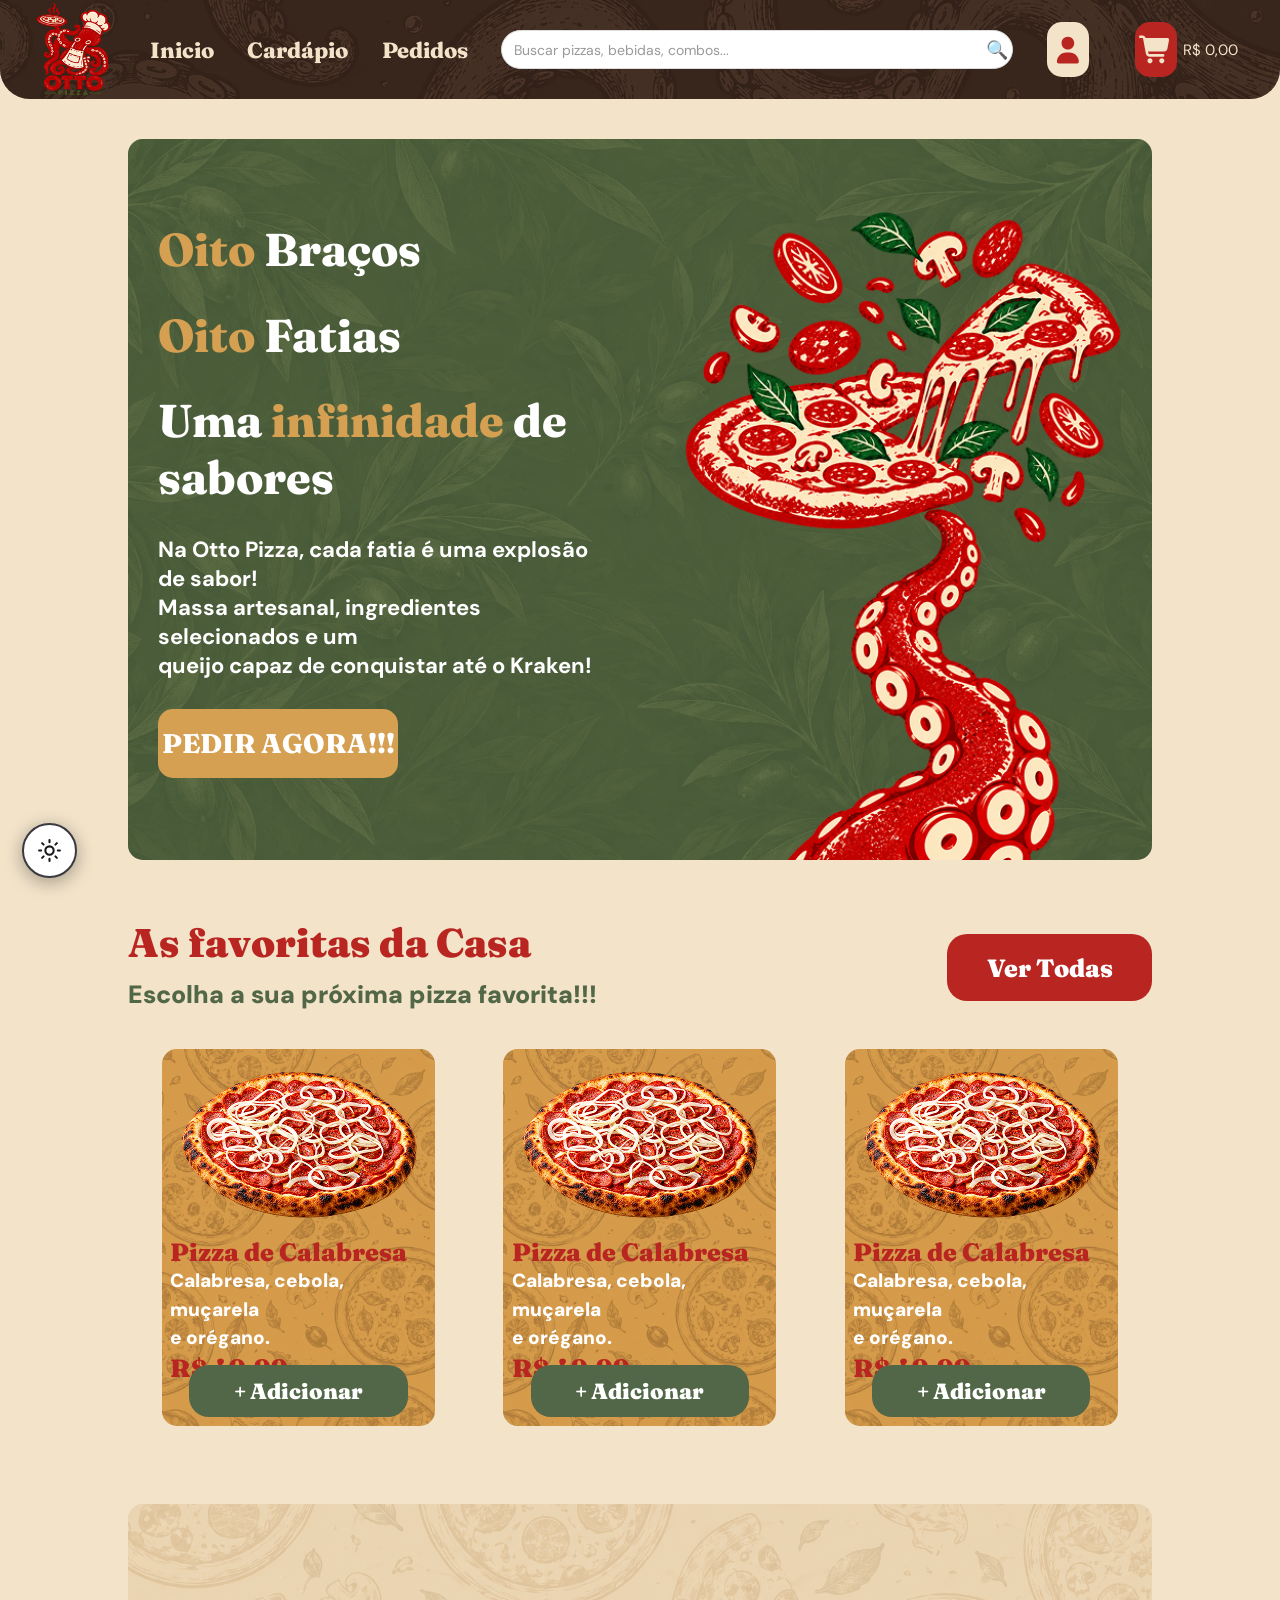
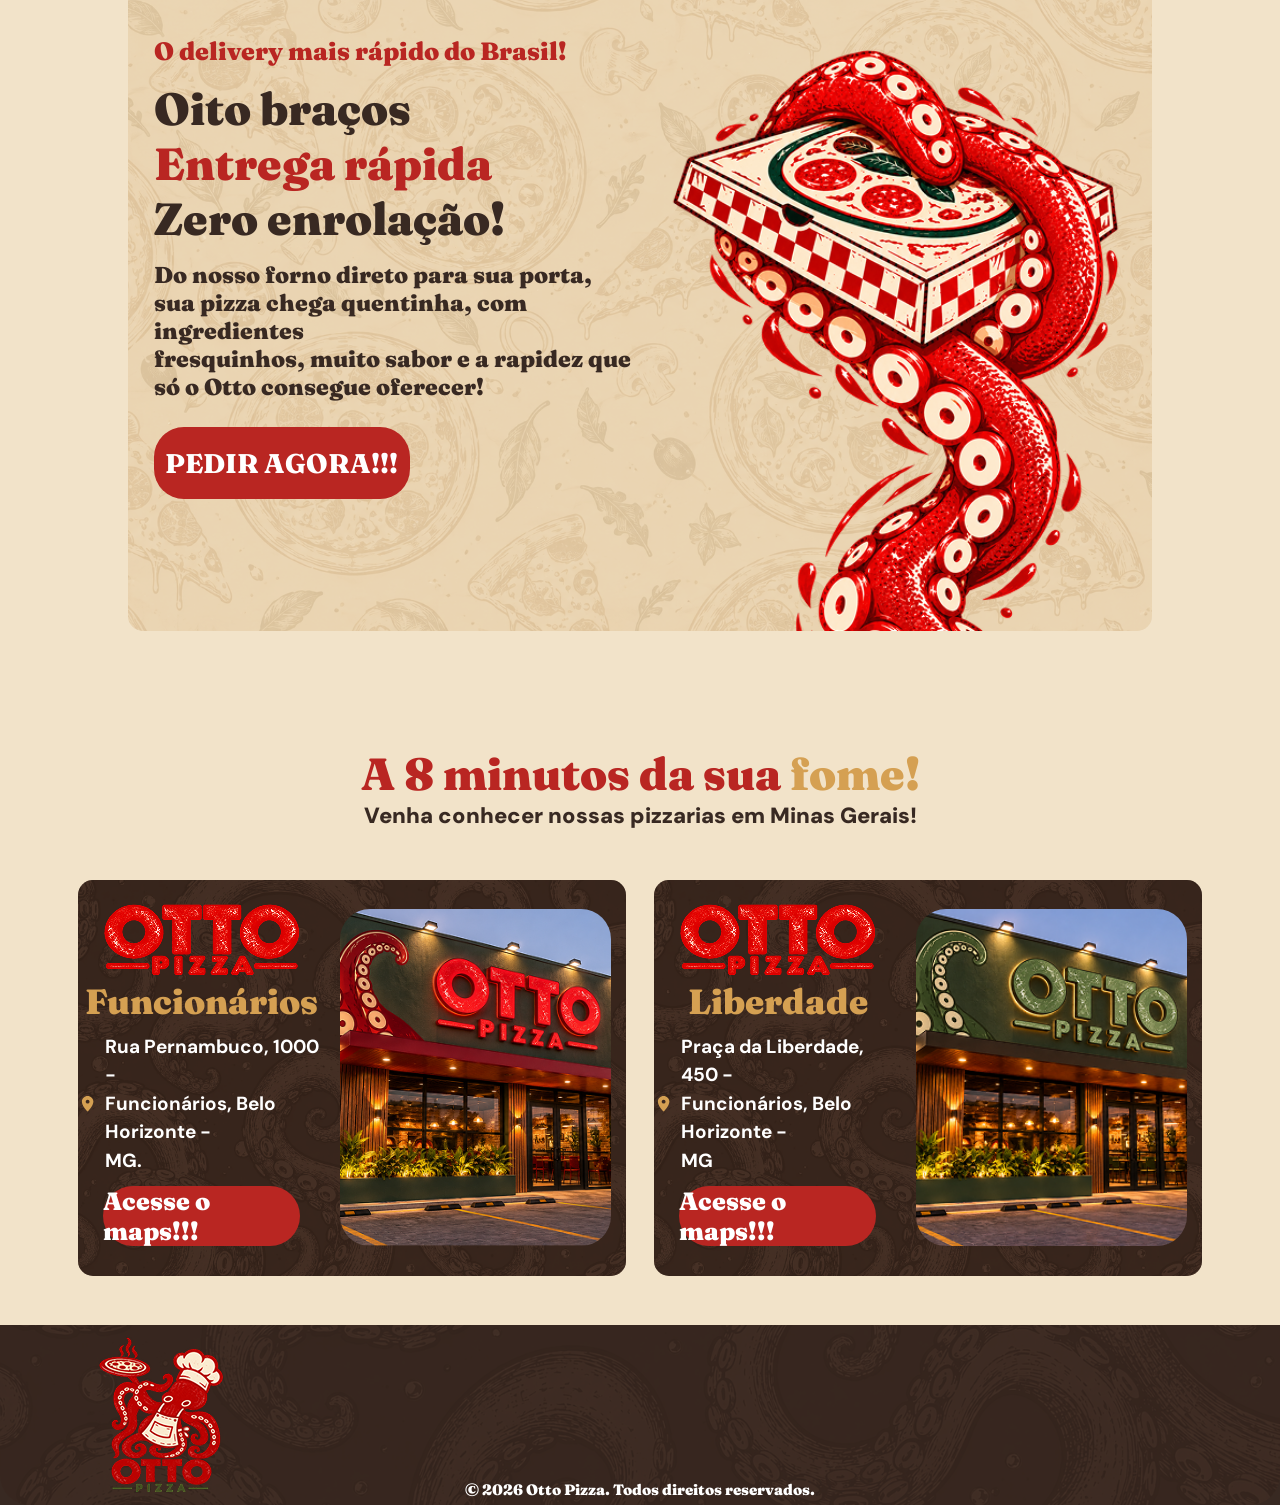
<file: index.html>
<!DOCTYPE html>
<html lang="en">

<head>
    <meta charset="UTF-8">
    <meta name="viewport" content="width=device-width, initial-scale=1.0">
    <title>Inicio</title>
    <script src="Carrinho.js" defer></script>
    <script src="pesquisa.js" defer></script>
    <script src="script.js" defer></script>
    <link rel="stylesheet" href="style.css">
    <link rel="icon" type="image/png" href="Icon.png">
    <link rel="preconnect" href="https://fonts.googleapis.com">
    <link rel="preconnect" href="https://fonts.gstatic.com" crossorigin>
    <link
        href="https://fonts.googleapis.com/css2?family=DM+Sans:ital,opsz,wght@0,9..40,100..1000;1,9..40,100..1000&family=Fraunces:ital,opsz,wght@0,9..144,100..900;1,9..144,100..900&display=swap"
        rel="stylesheet">
    <link rel="stylesheet" href="responsivo.css">
</head>

<body>
    <div class="DivCabeçario">
        <div class="DivTextosCabeçario">
            <img src="Logo.png" class="logo">
            <a href="index.html" class="TextoCabecario">Inicio</a>
            <a href="cardapio.html" class="TextoCabecario">Cardápio</a>
            <a href="Pedidos.html" class="TextoCabecario">Pedidos</a>
            <div class="DivPesquisa">
                <input type="search" id="campoPesquisa" class="CampoPesquisa"
                    placeholder="Buscar pizzas, bebidas, combos..." aria-label="Pesquisar produtos">
                <button type="button" class="BotaoPesquisa" id="botaoPesquisa">
                    🔍
                </button>
            </div>
            <a href="Cadastro.html" class="DivUsurio">
                <svg xmlns="http://www.w3.org/2000/svg" viewBox="0 0 640 640"
                    class="perfil"><!--!Font Awesome Free v7.3.1 by @fontawesome - https://fontawesome.com License - https://fontawesome.com/license/free Copyright 2026 Fonticons, Inc.-->
                    <path
                        d="M320 312C386.3 312 440 258.3 440 192C440 125.7 386.3 72 320 72C253.7 72 200 125.7 200 192C200 258.3 253.7 312 320 312zM290.3 368C191.8 368 112 447.8 112 546.3C112 562.7 125.3 576 141.7 576L498.3 576C514.7 576 528 562.7 528 546.3C528 447.8 448.2 368 349.7 368L290.3 368z" />
                </svg>
            </a>
            <a href="Carrinho.html" class="DivCarrinho">
                <div class="DivDivCarrinho">
                    <svg xmlns="http://www.w3.org/2000/svg" viewBox="0 0 640 640"
                        class="Carrinho"><!--!Font Awesome Free v7.3.1 by @fontawesome - https://fontawesome.com License - https://fontawesome.com/license/free Copyright 2026 Fonticons, Inc.-->
                        <path
                            d="M24 48C10.7 48 0 58.7 0 72C0 85.3 10.7 96 24 96L69.3 96C73.2 96 76.5 98.8 77.2 102.6L129.3 388.9C135.5 423.1 165.3 448 200.1 448L456 448C469.3 448 480 437.3 480 424C480 410.7 469.3 400 456 400L200.1 400C188.5 400 178.6 391.7 176.5 380.3L171.4 352L475 352C505.8 352 532.2 330.1 537.9 299.8L568.9 133.9C572.6 114.2 557.5 96 537.4 96L124.7 96L124.3 94C119.5 67.4 96.3 48 69.2 48L24 48zM208 576C234.5 576 256 554.5 256 528C256 501.5 234.5 480 208 480C181.5 480 160 501.5 160 528C160 554.5 181.5 576 208 576zM432 576C458.5 576 480 554.5 480 528C480 501.5 458.5 480 432 480C405.5 480 384 501.5 384 528C384 554.5 405.5 576 432 576z" />
                    </svg>
                </div>
                <p class="TextoCarrinho">
                    R$ 0,00
                </p>
            </a>
        </div>
    </div>
    <div class="DivPropaganda">
        <div class="divFundoPropaganda">
            <div class="DivDivPropaganda">
                <div class="TextoPropaganda">
                    <p class="TituloPropaganda"><span class="SpanPropaganda">Oito</span> Braços</p>
                    <p class="TituloPropaganda"><span class="SpanPropaganda">Oito</span> Fatias</p>
                    <p class="TituloPropaganda">Uma <span class="SpanPropaganda">infinidade</span> de sabores</p>
                    <p class="TextoTextoPropaganda">
                        Na Otto Pizza, cada fatia é uma explosão de sabor! <br>Massa artesanal, ingredientes
                        selecionados e um <br>queijo capaz de conquistar até o Kraken!
                    </p>
                    <a href="cardapio.html" class="botaoPropaganda">
                        <p class="TextoBotao">PEDIR AGORA!!!</p>
                    </a>
                </div>
                <div class="DivImagem">
                    <img src="Imagem_propaganda.png" class="imagemPropaganda">
                </div>
            </div>
        </div>
    </div>
    <div class="DivProdutosEmAlta">
        <div class="DivTextoProdutosEmAlta">
            <div class="DivDivTextoProdutos">
                <div>
                    <p class="TituloProdutos">As favoritas da Casa</p>
                    <p class="TextoProdutos">Escolha a sua próxima pizza favorita!!!</p>
                </div>
                <a href="cardapio.html" class="botaoProdutos">
                    <p class="TextoBotaoProdutos">Ver Todas</p>
                </a>
            </div>
        </div>
        <div class="ProdutosProdutos">
            <div class="DivProdutosProdutos">
                <div class="DivProdutosFundo">
                    <div class="FundoProdutos">
                        <div class="Produto">
                            <img src="Pizza_Calabresa.png">
                        </div>
                        <div class="Produtos">
                            <p class="TituloProdutoVenda">Pizza de Calabresa</p>
                            <p class="TextoProdutoVenda">Calabresa, cebola, muçarela<br> e orégano.</p>
                            <p class="TituloProdutoVenda">R$ 49,99</p>
                        </div>
                        <div class="Produto">
                            <div class="BotaoAdicionarProduto">
                                <p class="TextoAdicionarProduto">
                                    + Adicionar
                                </p>
                            </div>
                        </div>
                    </div>
                </div>
                <div class="DivProdutosFundo">
                    <div class="FundoProdutos">
                        <div class="Produto">
                            <img src="Pizza_Calabresa.png">
                        </div>
                        <div class="Produtos">
                            <p class="TituloProdutoVenda">Pizza de Calabresa</p>
                            <p class="TextoProdutoVenda">Calabresa, cebola, muçarela<br> e orégano.</p>
                            <p class="TituloProdutoVenda">R$ 49,99</p>
                        </div>
                        <div class="Produto">
                            <div class="BotaoAdicionarProduto">
                                <p class="TextoAdicionarProduto">
                                    + Adicionar
                                </p>
                            </div>
                        </div>
                    </div>
                </div>
                <div class="DivProdutosFundo">
                    <div class="FundoProdutos">
                        <div class="Produto">
                            <img src="Pizza_Calabresa.png">
                        </div>
                        <div class="Produtos">
                            <p class="TituloProdutoVenda">Pizza de Calabresa</p>
                            <p class="TextoProdutoVenda">Calabresa, cebola, muçarela<br> e orégano.</p>
                            <p class="TituloProdutoVenda">R$ 49,99</p>
                        </div>
                        <div class="Produto">
                            <div class="BotaoAdicionarProduto">
                                <p class="TextoAdicionarProduto">
                                    + Adicionar
                                </p>
                            </div>
                        </div>
                    </div>
                </div>
            </div>
        </div>
    </div>
    <div class="DivDelivery">
        <div class="DivFundoDelivery">
            <div class="DivTextosDelivery">
                <p class="TextinhoDelivery">O delivery mais rápido do Brasil!</p>
                <p class="TituloDelivery">Oito braços<br> <span class="SpanVermelho">Entrega rápida</span><br> Zero
                    enrolação!</p>
                <p class="TextoDelivery">Do nosso forno direto para sua porta, <br>sua pizza chega quentinha, com
                    ingredientes <br>fresquinhos, muito sabor e a rapidez que <br>só o Otto consegue oferecer!</p>
                <a href="cardapio.html" class="BotaoDelivery">
                    <p class="TextoBotao">PEDIR AGORA!!!</p>
                </a>
            </div>
            <div class="DivImagemDelivery">
                <img src="Imagem_Delivery.png" class="ImagemDelivery">
            </div>
        </div>
    </div>
    <div class="DivTituloLocal">
        <p class="TituloLocal">A 8 minutos da sua <span class="SpanAmarelo">fome!</span></p>
        <p class="TextoTituloLocal">Venha conhecer nossas pizzarias em Minas Gerais!</p>
    </div>
    <div class="DivLocais">
        <div class="divFundoLocais">
            <div class="DivLocaisCentro">
                <div class="FundoLocais">
                    <div class="DivTextoLocais">
                        <div class="DivCentro1">
                            <img src="Logo_Nome.png" alt="">
                        </div>
                        <div class="DivCentro1">
                            <p class="LocalTitulo">Funcionários</p>
                            <div class="DivTextoLocal">
                                <svg xmlns="http://www.w3.org/2000/svg" viewBox="0 0 640 640"
                                    class="Point"><!--!Font Awesome Free v7.3.1 by @fontawesome - https://fontawesome.com License - https://fontawesome.com/license/free Copyright 2026 Fonticons, Inc.-->
                                    <path fill="rgb(213, 160, 82)"
                                        d="M128 252.6C128 148.4 214 64 320 64C426 64 512 148.4 512 252.6C512 371.9 391.8 514.9 341.6 569.4C329.8 582.2 310.1 582.2 298.3 569.4C248.1 514.9 127.9 371.9 127.9 252.6zM320 320C355.3 320 384 291.3 384 256C384 220.7 355.3 192 320 192C284.7 192 256 220.7 256 256C256 291.3 284.7 320 320 320z" />
                                </svg>
                                <p class="LocalTexto">Rua Pernambuco, 1000 - <br>Funcionários, Belo Horizonte - <br>MG.
                                </p>
                            </div>
                        </div>
                        <div class="DivCentro1">
                            <a href="" class="BotaoLocal">
                                <p class="TextoBotaoLocal">Acesse o maps!!!</p>
                            </a>
                        </div>
                    </div>
                    <div class="DivImagemLocal">
                        <div class="ImagemLocal">

                        </div>
                    </div>
                </div>
            </div>
            <div class="DivLocaisCentro">
                <div class="FundoLocais">
                    <div class="DivTextoLocais">
                        <div class="DivCentro1">
                            <img src="Logo_Nome.png" alt="">
                        </div>
                        <div class="DivCentro1">
                            <p class="LocalTitulo">Liberdade</p>
                            <div class="DivTextoLocal">
                                <svg xmlns="http://www.w3.org/2000/svg" viewBox="0 0 640 640"
                                    class="Point"><!--!Font Awesome Free v7.3.1 by @fontawesome - https://fontawesome.com License - https://fontawesome.com/license/free Copyright 2026 Fonticons, Inc.-->
                                    <path fill="rgb(213, 160, 82)"
                                        d="M128 252.6C128 148.4 214 64 320 64C426 64 512 148.4 512 252.6C512 371.9 391.8 514.9 341.6 569.4C329.8 582.2 310.1 582.2 298.3 569.4C248.1 514.9 127.9 371.9 127.9 252.6zM320 320C355.3 320 384 291.3 384 256C384 220.7 355.3 192 320 192C284.7 192 256 220.7 256 256C256 291.3 284.7 320 320 320z" />
                                </svg>
                                <p class="LocalTexto">Praça da Liberdade, 450 -<br> Funcionários, Belo Horizonte -
                                    <br>MG
                                </p>
                            </div>
                        </div>
                        <div class="DivCentro1">
                            <a href="" class="BotaoLocal">
                                <p class="TextoBotaoLocal">Acesse o maps!!!</p>
                            </a>
                        </div>
                    </div>
                    <div class="DivImagemLocal">
                        <div class="ImagemLocal2">
                        </div>
                    </div>
                </div>
            </div>
        </div>
    </div>
    <div class="DivRodape">
        <div class="DivCentro1">
            <img src="Logo.png">
        </div>
        <div class="DivNaoCentro">
            <p class="TextoRodape">
                © 2026 Otto Pizza. Todos direitos reservados.
            </p>
        </div>
        <div></div>
    </div>
    <button id="themeToggle" class="theme-toggle" type="button" aria-label="Ativar modo escuro" title="Alternar tema">
    </button>
</body>

</html>
</file>
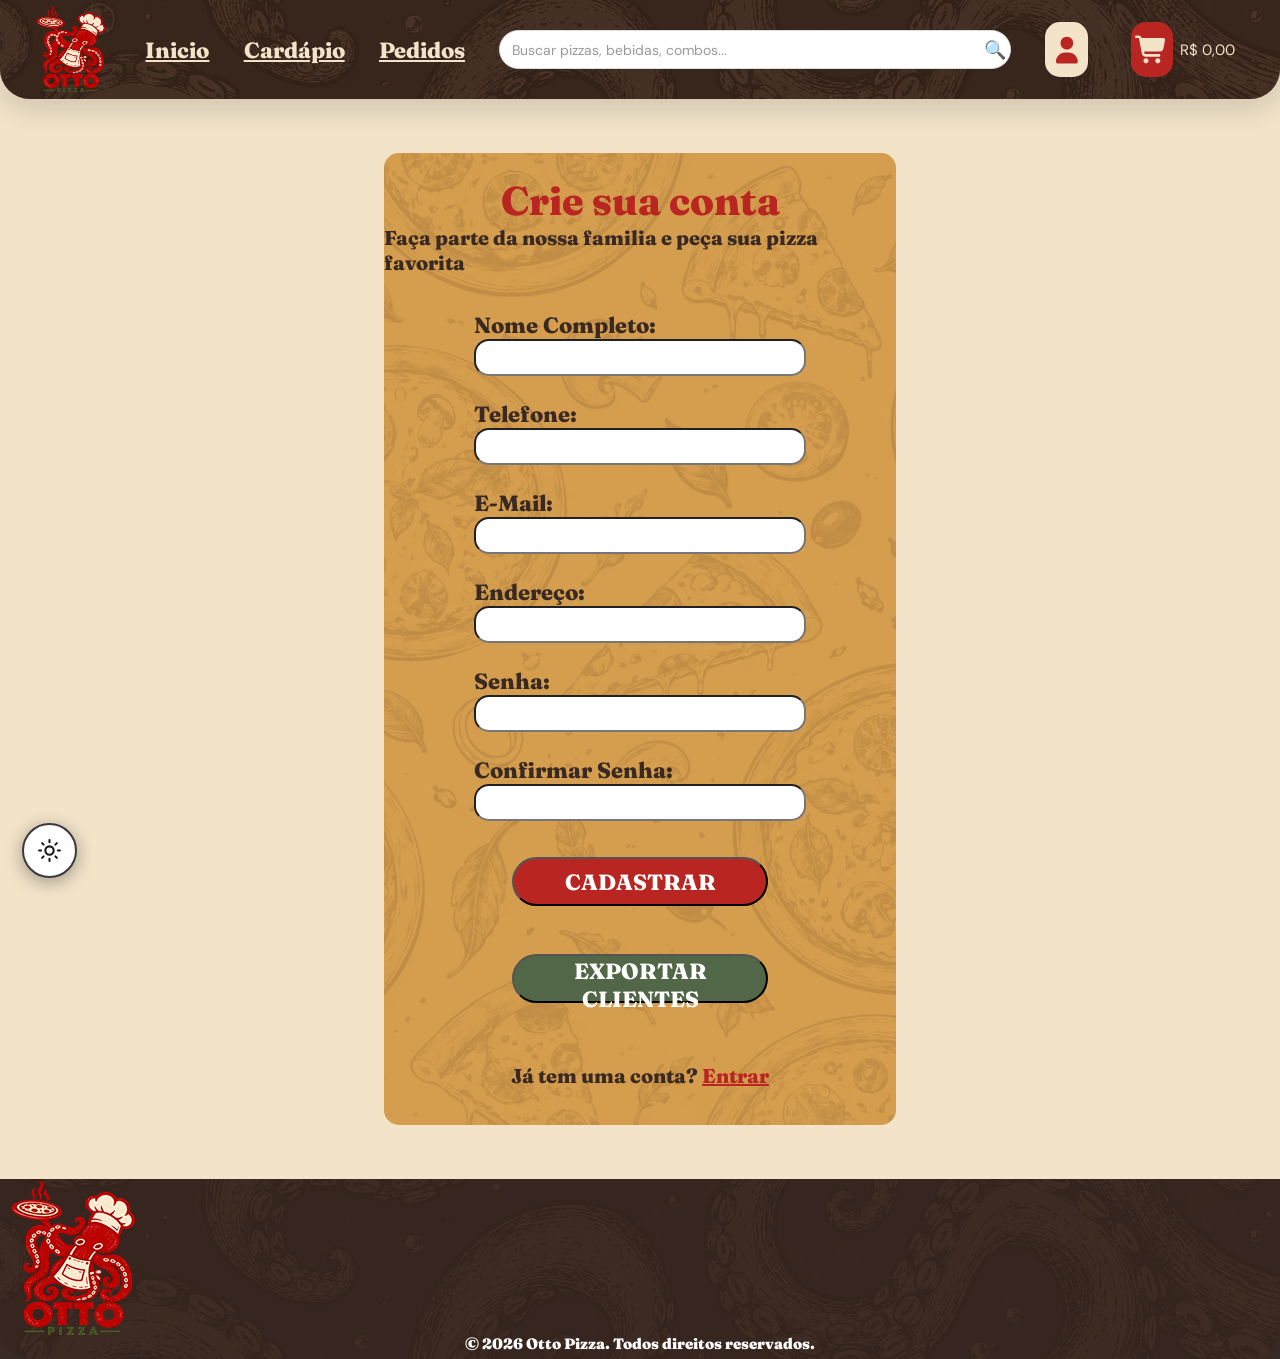
<file: Cadastro.html>
<!DOCTYPE html>
<html lang="en">

<head>
    <meta charset="UTF-8">
    <meta name="viewport" content="width=device-width, initial-scale=1.0">
    <title>Cadastro</title>
    <script src="Carrinho.js" defer></script>
    <script src="script.js" defer></script>
    <link rel="icon" type="image/png" href="Icon.png">
    <link rel="stylesheet" href="Cadastro.Css">
    <script src="Cadastro.js" defer></script>
    <link rel="preconnect" href="https://fonts.googleapis.com">
    <link rel="preconnect" href="https://fonts.gstatic.com" crossorigin>
    <link
        href="https://fonts.googleapis.com/css2?family=DM+Sans:ital,opsz,wght@0,9..40,100..1000;1,9..40,100..1000&family=Fraunces:ital,opsz,wght@0,9..144,100..900;1,9..144,100..900&display=swap"
        rel="stylesheet">
    <link rel="stylesheet" href="responsivo.css">
</head>

<body>
    <div class="DivCabeçario">
        <div class="DivTextosCabeçario">
            <img src="Logo.png" class="logo">
            <a href="index.html" class="TextoCabecario">Inicio</a>
            <a href="cardapio.html" class="TextoCabecario">Cardápio</a>
            <a href="Pedidos.html" class="TextoCabecario">Pedidos</a>
            <div class="DivPesquisa">
                <input type="search" id="campoPesquisa" class="CampoPesquisa"
                    placeholder="Buscar pizzas, bebidas, combos..." aria-label="Pesquisar produtos">
                <button type="button" class="BotaoPesquisa" id="botaoPesquisa">
                    🔍
                </button>
            </div>
            <a href="Cadastro.html" class="DivUsurio">
                <svg xmlns="http://www.w3.org/2000/svg" viewBox="0 0 640 640" class="perfil"><!--!Font Awesome Free v7.3.1 by @fontawesome - https://fontawesome.com License - https://fontawesome.com/license/free Copyright 2026 Fonticons, Inc.--><path d="M320 312C386.3 312 440 258.3 440 192C440 125.7 386.3 72 320 72C253.7 72 200 125.7 200 192C200 258.3 253.7 312 320 312zM290.3 368C191.8 368 112 447.8 112 546.3C112 562.7 125.3 576 141.7 576L498.3 576C514.7 576 528 562.7 528 546.3C528 447.8 448.2 368 349.7 368L290.3 368z"/></svg>
            </a>
            <a href="Carrinho.html" class="DivCarrinho">
                <div class="DivDivCarrinho">
                    <svg xmlns="http://www.w3.org/2000/svg" viewBox="0 0 640 640" class="Carrinho"><!--!Font Awesome Free v7.3.1 by @fontawesome - https://fontawesome.com License - https://fontawesome.com/license/free Copyright 2026 Fonticons, Inc.--><path d="M24 48C10.7 48 0 58.7 0 72C0 85.3 10.7 96 24 96L69.3 96C73.2 96 76.5 98.8 77.2 102.6L129.3 388.9C135.5 423.1 165.3 448 200.1 448L456 448C469.3 448 480 437.3 480 424C480 410.7 469.3 400 456 400L200.1 400C188.5 400 178.6 391.7 176.5 380.3L171.4 352L475 352C505.8 352 532.2 330.1 537.9 299.8L568.9 133.9C572.6 114.2 557.5 96 537.4 96L124.7 96L124.3 94C119.5 67.4 96.3 48 69.2 48L24 48zM208 576C234.5 576 256 554.5 256 528C256 501.5 234.5 480 208 480C181.5 480 160 501.5 160 528C160 554.5 181.5 576 208 576zM432 576C458.5 576 480 554.5 480 528C480 501.5 458.5 480 432 480C405.5 480 384 501.5 384 528C384 554.5 405.5 576 432 576z"/></svg>
                </div>
                <p class="TextoCarrinho">
                    R$ 0,00
                </p>
            </a>
        </div>
    </div>
    <div class="DivCadastro">
        <div class="DivFundoCadastro">
            <form class="FormsCadastro" id="formCadastro">
                <div class="DivFundoFlex">
                    <p class="TituloCadastro">Crie sua conta</p>
                    <p class="TextoCadastro">Faça parte da nossa familia e peça sua pizza favorita</p>
                </div>
                <div class="DivFundoFlex">
                    <div class="DivTextoForms">
                        <p class="TextoForms">Nome Completo:</p>
                    </div>
                    <input type="text" id="txtNome" required class="FormsInput">
                </div>
                <div class="DivFundoFlex">
                    <div class="DivTextoForms">
                        <p class="TextoForms">Telefone:</p>
                    </div>
                    <input type="tel" id="txtTelefone" required class="FormsInput" oninput=mascara_telefone()
                        maxlength="16">
                </div>
                <div class="DivFundoFlex">
                    <div class="DivTextoForms">
                        <p class="TextoForms">E-Mail:</p>
                    </div>
                    <input type="email" id="txtEmail" required class="FormsInput">
                </div>
                <div class="DivFundoFlex">
                    <div class="DivTextoForms">
                        <p class="TextoForms">Endereço:</p>
                    </div>
                    <input type="text" id="txtEndereco" required class="FormsInput">
                </div>
                <div class="DivFundoFlex">
                    <div class="DivTextoForms">
                        <p class="TextoForms">Senha:</p>
                    </div>
                    <input type="password" id="txtSenha" required class="FormsInput">
                </div>
                <div class="DivFundoFlex">
                    <div class="DivTextoForms">
                        <p class="TextoForms">Confirmar Senha:</p>
                    </div>
                    <input type="password" id="txtConfirmarSenha" required class="FormsInput">
                </div>
                <div class="BotaoForms">
                    <button type="submit" id="btnCadastrar">
                        CADASTRAR
                    </button>
                </div>
                <div class="BotaoForms">
                    <button type="button" onclick="exportarClientes()" class="BotaoExportar">
                        EXPORTAR CLIENTES
                    </button>
                </div>
                <div class="DivFundoFlex">
                    <p class="TextoCadastro">Já tem uma conta? <a href="login.html" class="AhrefEntrar">Entrar</a></p>
                </div>
            </form>
        </div>
    </div>
    <div class="DivRodape">
        <div class="DivCentro1">
            <img src="Logo.png">
        </div>
        <div class="DivNaoCentro">
            <p class="TextoRodape">
                © 2026 Otto Pizza. Todos direitos reservados.
            </p>
        </div>
        <div></div>
    </div>
    <button id="themeToggle" class="theme-toggle" type="button" aria-label="Ativar modo escuro" title="Alternar tema">
    </button>
</body>
</html>
</file>
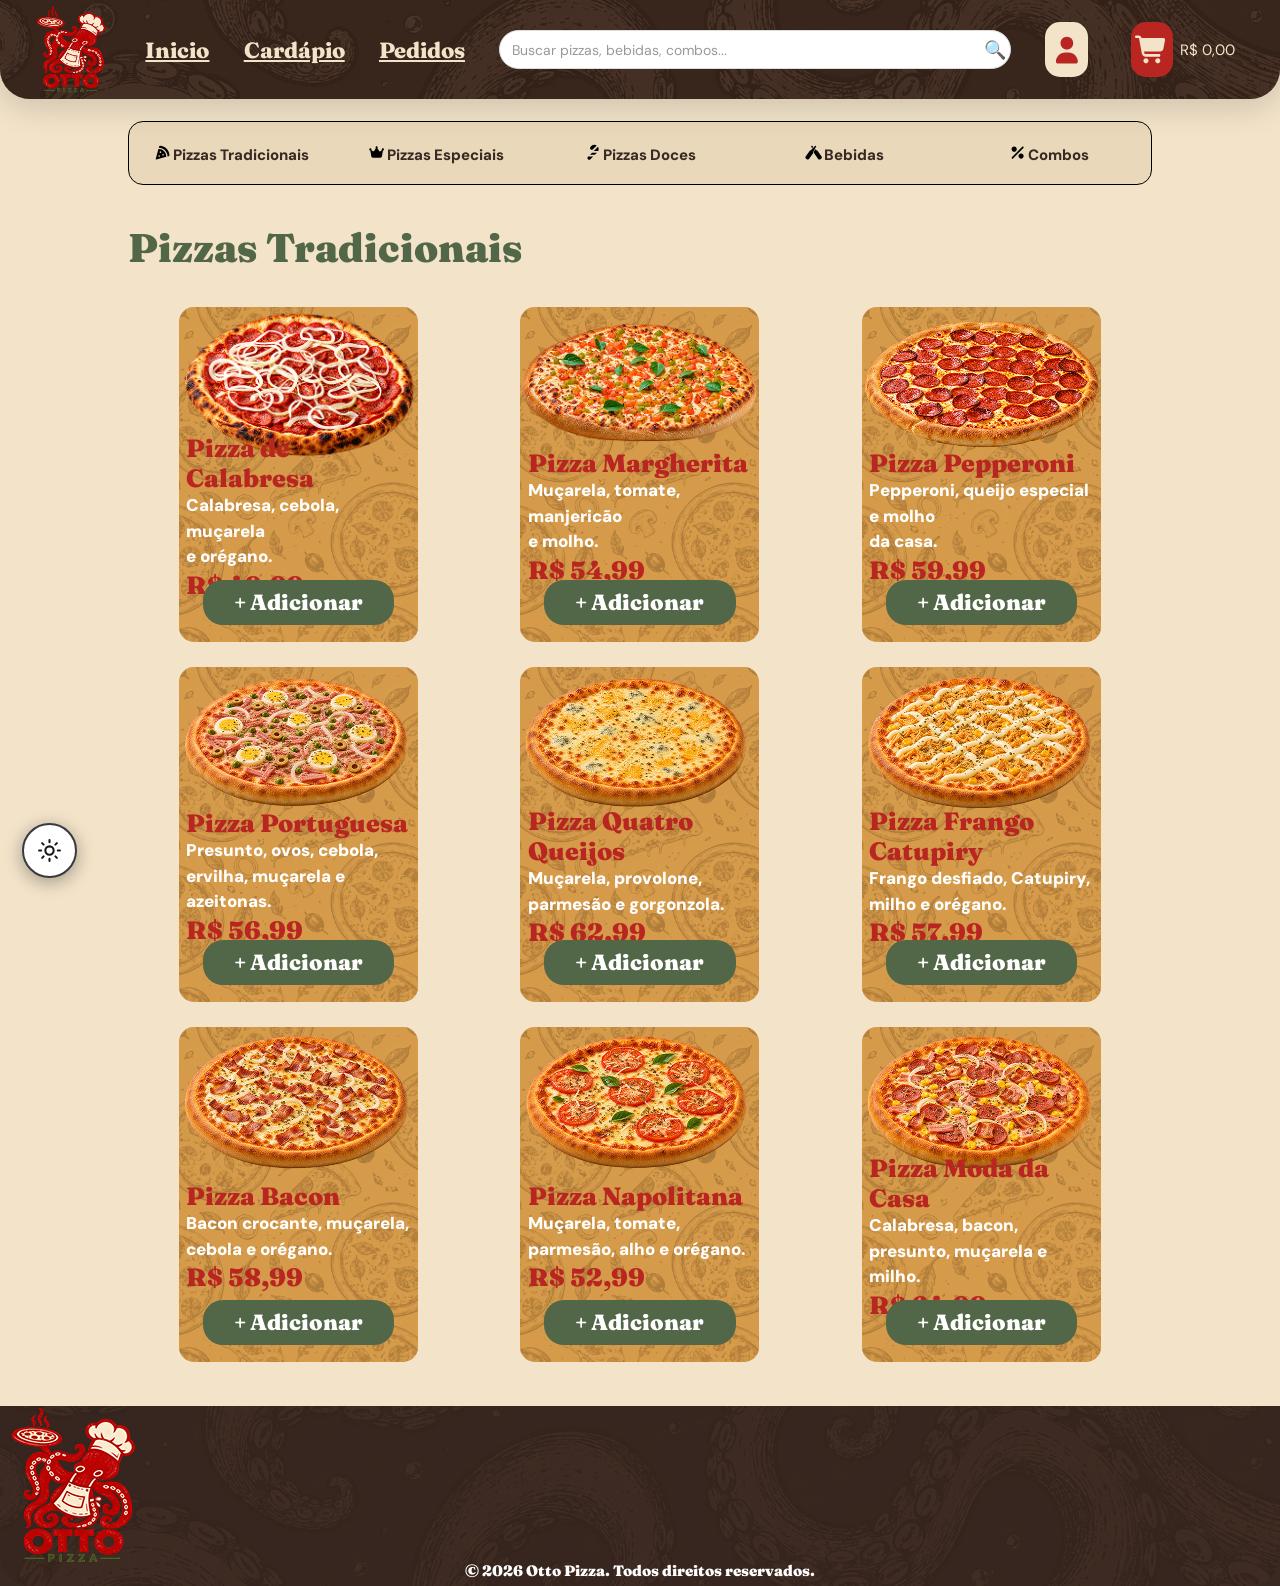
<file: cardapio.html>
<!DOCTYPE html>
<html lang="en">
<head>
    <meta charset="UTF-8">
    <meta name="viewport" content="width=device-width, initial-scale=1.0">
    <title>Cardápio</title>
    <script src="Carrinho.js" defer></script>
    <script src="script.js" defer></script>
    <link rel="icon" type="image/png" href="Icon.png">
    <link rel="stylesheet" href="cardapio.css">
    <link rel="preconnect" href="https://fonts.googleapis.com">
    <link rel="preconnect" href="https://fonts.gstatic.com" crossorigin>
    <link href="https://fonts.googleapis.com/css2?family=DM+Sans:ital,opsz,wght@0,9..40,100..1000;1,9..40,100..1000&family=Fraunces:ital,opsz,wght@0,9..144,100..900;1,9..144,100..900&display=swap" rel="stylesheet">
    <link rel="stylesheet" href="responsivo.css">
</head>
<body>
    <div class="DivCabeçario">
        <div class="DivTextosCabeçario">
            <img src="Logo.png" class="logo">
            <a href="index.html" class="TextoCabecario">Inicio</a>
            <a href="cardapio.html" class="TextoCabecario">Cardápio</a>
            <a href="Pedidos.html" class="TextoCabecario">Pedidos</a>
            <div class="DivPesquisa">
                <input type="search" id="campoPesquisa" class="CampoPesquisa"
                    placeholder="Buscar pizzas, bebidas, combos..." aria-label="Pesquisar produtos">
                <button type="button" class="BotaoPesquisa" id="botaoPesquisa">
                    🔍
                </button>
            </div>
            <a href="Cadastro.html" class="DivUsurio">
                <svg xmlns="http://www.w3.org/2000/svg" viewBox="0 0 640 640" class="perfil"><!--!Font Awesome Free v7.3.1 by @fontawesome - https://fontawesome.com License - https://fontawesome.com/license/free Copyright 2026 Fonticons, Inc.--><path d="M320 312C386.3 312 440 258.3 440 192C440 125.7 386.3 72 320 72C253.7 72 200 125.7 200 192C200 258.3 253.7 312 320 312zM290.3 368C191.8 368 112 447.8 112 546.3C112 562.7 125.3 576 141.7 576L498.3 576C514.7 576 528 562.7 528 546.3C528 447.8 448.2 368 349.7 368L290.3 368z"/></svg>
            </a>
            <a href="Carrinho.html" class="DivCarrinho">
                <div class="DivDivCarrinho">
                    <svg xmlns="http://www.w3.org/2000/svg" viewBox="0 0 640 640" class="Carrinho"><!--!Font Awesome Free v7.3.1 by @fontawesome - https://fontawesome.com License - https://fontawesome.com/license/free Copyright 2026 Fonticons, Inc.--><path d="M24 48C10.7 48 0 58.7 0 72C0 85.3 10.7 96 24 96L69.3 96C73.2 96 76.5 98.8 77.2 102.6L129.3 388.9C135.5 423.1 165.3 448 200.1 448L456 448C469.3 448 480 437.3 480 424C480 410.7 469.3 400 456 400L200.1 400C188.5 400 178.6 391.7 176.5 380.3L171.4 352L475 352C505.8 352 532.2 330.1 537.9 299.8L568.9 133.9C572.6 114.2 557.5 96 537.4 96L124.7 96L124.3 94C119.5 67.4 96.3 48 69.2 48L24 48zM208 576C234.5 576 256 554.5 256 528C256 501.5 234.5 480 208 480C181.5 480 160 501.5 160 528C160 554.5 181.5 576 208 576zM432 576C458.5 576 480 554.5 480 528C480 501.5 458.5 480 432 480C405.5 480 384 501.5 384 528C384 554.5 405.5 576 432 576z"/></svg>
                </div>
                <p class="TextoCarrinho">
                    R$ 0,00
                </p>
            </a>
        </div>
    </div>
    <div class="divEscolher">
        <div class="DivDosbotoes">
            <a href="cardapio.html" class="FundoBotaoEscolher">
                <div class="DivDentroEscolher">
                    <svg xmlns="http://www.w3.org/2000/svg" viewBox="0 0 640 640"
                        class="IconPizza"><!--!Font Awesome Free v7.3.1 by @fontawesome - https://fontawesome.com License - https://fontawesome.com/license/free Copyright 2026 Fonticons, Inc.-->
                        <path
                            d="M233.7 64.9C210.9 63.3 191.8 78.9 186.2 99.6L176.5 136C357.3 136.3 503.7 282.7 504 463.5L540.4 453.8C561.2 448.3 576.7 429.1 575.1 406.3C562.5 223.5 416.5 77.5 233.7 64.9zM455.7 476.4C455.9 472.3 456 468.2 456 464C456 309.4 330.6 184 176 184C171.9 184 167.7 184.1 163.6 184.3L64.5 555.9C63 561.4 64.6 567.3 68.6 571.3C72.6 575.3 78.5 576.9 84 575.4L455.6 476.3zM240 272C257.7 272 272 286.3 272 304C272 321.7 257.7 336 240 336C222.3 336 208 321.7 208 304C208 286.3 222.3 272 240 272zM304 400C304 382.3 318.3 368 336 368C353.7 368 368 382.3 368 400C368 417.7 353.7 432 336 432C318.3 432 304 417.7 304 400zM160 448C160 430.3 174.3 416 192 416C209.7 416 224 430.3 224 448C224 465.7 209.7 480 192 480C174.3 480 160 465.7 160 448z" />
                    </svg>
                    <p class="TituloPizzas">Pizzas Tradicionais</p>
                </div>
            </a>
            <a href="PizzasEspeciais.html" class="FundoBotaoEscolher">
                <div class="DivDentroEscolher">
                    <svg xmlns="http://www.w3.org/2000/svg" viewBox="0 0 640 640"
                        class="IconPizza"><!--!Font Awesome Free v7.3.1 by @fontawesome - https://fontawesome.com License - https://fontawesome.com/license/free Copyright 2026 Fonticons, Inc.-->
                        <path
                            d="M345 151.2C354.2 143.9 360 132.6 360 120C360 97.9 342.1 80 320 80C297.9 80 280 97.9 280 120C280 132.6 285.9 143.9 295 151.2L226.6 258.8C216.6 274.5 195.3 278.4 180.4 267.2L120.9 222.7C125.4 216.3 128 208.4 128 200C128 177.9 110.1 160 88 160C65.9 160 48 177.9 48 200C48 221.8 65.5 239.6 87.2 240L119.8 457.5C124.5 488.8 151.4 512 183.1 512L456.9 512C488.6 512 515.5 488.8 520.2 457.5L552.8 240C574.5 239.6 592 221.8 592 200C592 177.9 574.1 160 552 160C529.9 160 512 177.9 512 200C512 208.4 514.6 216.3 519.1 222.7L459.7 267.3C444.8 278.5 423.5 274.6 413.5 258.9L345 151.2z" />
                    </svg>
                    <p class="TituloPizzas">Pizzas Especiais</p>
                </div>
            </a>
            <a href="PizzasDoces.html" class="FundoBotaoEscolher">
                <div class="DivDentroEscolher">
                    <svg xmlns="http://www.w3.org/2000/svg" viewBox="0 0 640 640"
                        class="IconPizza"><!--!Font Awesome Free v7.3.1 by @fontawesome - https://fontawesome.com License - https://fontawesome.com/license/free Copyright 2026 Fonticons, Inc.-->
                        <path
                            d="M517.8 103.6C548 149.2 552.5 206.9 531.1 256L365.7 256L407.1 214.6C407.9 213.8 408.6 213 409.3 212.2L517.8 103.6zM364 166.9C363.2 167.6 362.4 168.3 361.6 169.1L333.5 197.2C308.5 222.2 268 222.2 243 197.2C218 172.2 218 131.7 243 106.7L271 78.6C325.9 23.8 410.5 17.3 472.5 58.4L364 166.9zM221.7 400L301.7 320L482.7 320L400.2 402.5L400.2 400L221.7 400zM338.7 464L237.4 565.3C212.4 590.3 171.9 590.3 146.9 565.3C121.9 540.3 121.9 499.8 146.9 474.8L157.6 464.1L338.6 464.1z" />
                    </svg>
                    <p class="TituloPizzas">Pizzas Doces</p>
                </div>
            </a>
            <a href="Bebidas.html" class="FundoBotaoEscolher">
                <div class="DivDentroEscolher">
                    <svg xmlns="http://www.w3.org/2000/svg" viewBox="0 0 640 640"
                        class="IconPizza"><!--!Font Awesome Free v7.3.1 by @fontawesome - https://fontawesome.com License - https://fontawesome.com/license/free Copyright 2026 Fonticons, Inc.-->
                        <path
                            d="M401.5 113.9C321.7 274 316.9 266.4 313.6 287.1L308.4 319.9C306.5 331.9 301.8 343.4 294.7 353.3L145.8 561.1C138.2 571.7 125.4 577.3 112.4 575.7C72.1 570.7 34.6 543.5 17.1 507.2C11.4 495.4 12.6 481.4 20.2 470.8L169.1 262.9C176.2 253 185.5 244.9 196.3 239.2L225.6 223.7C244.1 213.9 235.3 211.8 361.2 84.8C362.2 80 362.2 77.5 364.8 76.8C367.8 76.1 371.4 75.8 371.1 72.2L370.7 67.6C370.5 65.7 372 64 373.9 64C378.4 63.9 387.1 65.2 399.5 74C411.8 82.9 415.9 90.8 417.2 95.1C417.8 96.9 416.6 98.8 414.8 99.3L410.3 100.4C406.9 101.3 407.8 104.8 408 107.8C408.1 110.6 405.7 111.4 401.5 113.9zM230.3 100.4C233.7 101.3 232.8 104.8 232.6 107.8C232.4 110.5 234.7 111.3 239 113.8C246.9 129.7 254.3 144.3 261.2 157.8C261.9 159.1 263.5 159.3 264.5 158.3C275.7 146.3 289.1 132.1 305 115.7C306.3 114.3 306.4 112.2 305.1 110.8C297.1 102.6 288.6 93.9 279.5 84.7C278.5 80 278.5 77.4 275.9 76.7C272.9 75.9 269.3 75.7 269.6 72.1C269.9 68.8 271 64 266.8 63.9C262.3 63.8 253.6 65 241.2 73.9C228.9 82.8 224.8 90.7 223.5 95C222.1 99.2 227.1 99.6 230.3 100.4zM620.2 470.7L471.4 262.8C458.2 244.3 444.8 239.4 415 223.7C403.8 217.8 400.8 212.8 384.5 194.8C383.5 193.7 381.6 193.9 380.9 195.3C334.6 284.1 333.8 278.1 331.9 290.1C330.2 300.8 330.6 310.1 332.2 319.9C334.1 331.9 338.8 343.4 345.9 353.3L494.8 561.2C502.4 571.8 515 577.4 527.9 575.9C568.2 571 605.9 543.9 623.6 507.3C629 495.4 627.9 481.4 620.2 470.7z" />
                    </svg>
                    <p class="TituloPizzas">Bebidas</p>
                </div>
            </a>
            <a href="Combos.html" class="FundoBotaoEscolher">
                <div class="DivDentroEscolher">
                    <svg xmlns="http://www.w3.org/2000/svg" viewBox="0 0 640 640"
                        class="IconPizza"><!--!Font Awesome Free v7.3.1 by @fontawesome - https://fontawesome.com License - https://fontawesome.com/license/free Copyright 2026 Fonticons, Inc.-->
                        <path
                            d="M288 192C288 139 245 96 192 96C139 96 96 139 96 192C96 245 139 288 192 288C245 288 288 245 288 192zM544 448C544 395 501 352 448 352C395 352 352 395 352 448C352 501 395 544 448 544C501 544 544 501 544 448zM534.6 150.6C547.1 138.1 547.1 117.8 534.6 105.3C522.1 92.8 501.8 92.8 489.3 105.3L105.3 489.3C92.8 501.8 92.8 522.1 105.3 534.6C117.8 547.1 138.1 547.1 150.6 534.6L534.6 150.6z" />
                    </svg>
                    <p class="TituloPizzas">Combos</p>
                </div>
            </a>
        </div>
    </div>
    <div class="DivTituloPizzasTradicionais">
        <div class="DivDentroTituloPizzasTradicionais">
            <p class="TItuloPizzasTradicionais">
                Pizzas Tradicionais
            </p>
        </div>
    </div>
    <div class="PizzasTradicionais">
        <div class="DivPizzasTradicionais">
            <div class="DivProdutosFundo">
                    <div class="FundoProdutos" data-id="4">
                        <div class="Produto">
                            <img src="Pizza_Calabresa.png">
                        </div>
                        <div class="Produtos">
                            <p class="TituloProdutoVenda">Pizza de Calabresa</p>
                            <p class="TextoProdutoVenda">Calabresa, cebola, muçarela<br> e orégano.</p>
                            <p class="TituloProdutoVenda">R$ 49,99</p>
                        </div>
                        <div class="ProdutoBotao">
                            <div class="BotaoAdicionarProduto">
                                <p class="TextoAdicionarProduto">
                                    + Adicionar
                                </p>
                            </div>
                        </div>
                    </div>
                </div>
                <div class="DivProdutosFundo">
                    <div class="FundoProdutos" 	data-id="5">
                        <div class="Produto">
                            <img src="Pizza_Margherita.png">
                        </div>
                        <div class="Produtos">
                            <p class="TituloProdutoVenda">Pizza Margherita</p>
                            <p class="TextoProdutoVenda">Muçarela, tomate, manjericão<br> e molho.</p>
                            <p class="TituloProdutoVenda">R$ 54,99</p>
                        </div>
                        <div class="ProdutoBotao">
                            <div class="BotaoAdicionarProduto">
                                <p class="TextoAdicionarProduto">
                                    + Adicionar
                                </p>
                            </div>
                        </div>
                    </div>
                </div>
                <div class="DivProdutosFundo">
                    <div class="FundoProdutos" data-id="6">
                        <div class="Produto">
                            <img src="Pizza_pepperoni.png">
                        </div>
                        <div class="Produtos">
                            <p class="TituloProdutoVenda">Pizza Pepperoni</p>
                            <p class="TextoProdutoVenda">Pepperoni, queijo especial e molho<br> da casa.</p>
                            <p class="TituloProdutoVenda">R$ 59,99</p>
                        </div>
                        <div class="ProdutoBotao">
                            <div class="BotaoAdicionarProduto">
                                <p class="TextoAdicionarProduto">
                                    + Adicionar
                                </p>
                            </div>
                        </div>
                    </div>
                </div>
                <div class="DivProdutosFundo">
                    <div class="FundoProdutos" data-id="7">
                        <div class="Produto">
                            <img src="Pizza_Portuguesa.png">
                        </div>
                        <div class="Produtos">
                            <p class="TituloProdutoVenda">Pizza Portuguesa</p>
                            <p class="TextoProdutoVenda">Presunto, ovos, cebola, ervilha, muçarela e azeitonas.</p>
                            <p class="TituloProdutoVenda">R$ 56,99</p>
                        </div>
                        <div class="ProdutoBotao">
                            <div class="BotaoAdicionarProduto">
                                <p class="TextoAdicionarProduto">
                                    + Adicionar
                                </p>
                            </div>
                        </div>
                    </div>
                </div>
                <div class="DivProdutosFundo">
                    <div class="FundoProdutos" data-id="8">
                        <div class="Produto">
                            <img src="Pizza_QuatroQueijos.png">
                        </div>
                        <div class="Produtos">
                            <p class="TituloProdutoVenda">Pizza Quatro Queijos</p>
                            <p class="TextoProdutoVenda">Muçarela, provolone, parmesão e gorgonzola.</p>
                            <p class="TituloProdutoVenda">R$ 62,99</p>
                        </div>
                        <div class="ProdutoBotao">
                            <div class="BotaoAdicionarProduto">
                                <p class="TextoAdicionarProduto">
                                    + Adicionar
                                </p>
                            </div>
                        </div>
                    </div>
                </div>
                <div class="DivProdutosFundo">
                    <div class="FundoProdutos" data-id="9">
                        <div class="Produto">
                            <img src="Pizza_FrangoComCatupiry.png">
                        </div>
                        <div class="Produtos">
                            <p class="TituloProdutoVenda">Pizza Frango Catupiry</p>
                            <p class="TextoProdutoVenda">Frango desfiado, Catupiry, milho e orégano.</p>
                            <p class="TituloProdutoVenda">R$ 57,99</p>
                        </div>
                        <div class="ProdutoBotao">
                            <div class="BotaoAdicionarProduto">
                                <p class="TextoAdicionarProduto">
                                    + Adicionar
                                </p>
                            </div>
                        </div>
                    </div>
                </div>
                <div class="DivProdutosFundo">
                    <div class="FundoProdutos" data-id="10">
                        <div class="Produto">
                            <img src="Pizza_Bacon.png">
                        </div>
                        <div class="Produtos">
                            <p class="TituloProdutoVenda">Pizza Bacon</p>
                            <p class="TextoProdutoVenda">Bacon crocante, muçarela, cebola e orégano.</p>
                            <p class="TituloProdutoVenda">R$ 58,99</p>
                        </div>
                        <div class="ProdutoBotao">
                            <div class="BotaoAdicionarProduto">
                                <p class="TextoAdicionarProduto">
                                    + Adicionar
                                </p>
                            </div>
                        </div>
                    </div>
                </div>
                <div class="DivProdutosFundo">
                    <div class="FundoProdutos" data-id="11">
                        <div class="Produto">
                            <img src="Pizza_Napolitana.png">
                        </div>
                        <div class="Produtos">
                            <p class="TituloProdutoVenda">Pizza Napolitana</p>
                            <p class="TextoProdutoVenda">Muçarela, tomate, parmesão, alho e orégano.</p>
                            <p class="TituloProdutoVenda">R$ 52,99</p>
                        </div>
                        <div class="ProdutoBotao">
                            <div class="BotaoAdicionarProduto">
                                <p class="TextoAdicionarProduto">
                                    + Adicionar
                                </p>
                            </div>
                        </div>
                    </div>
                </div>
                <div class="DivProdutosFundo">
                    <div class="FundoProdutos" data-id="12">
                        <div class="Produto">
                            <img src="Pizza_ModaCasa.png">
                        </div>
                        <div class="Produtos">
                            <p class="TituloProdutoVenda">Pizza Moda da Casa</p>
                            <p class="TextoProdutoVenda">Calabresa, bacon, presunto, muçarela e milho.</p>
                            <p class="TituloProdutoVenda">R$ 64,99</p>
                        </div>
                        <div class="ProdutoBotao">
                            <div class="BotaoAdicionarProduto">
                                <p class="TextoAdicionarProduto">
                                    + Adicionar
                                </p>
                            </div>
                        </div>
                    </div>
                </div>
        </div>
    </div>
    <div class="DivRodape">
        <div class="DivCentro1">
            <img src="Logo.png">
        </div>
        <div class="DivNaoCentro">
            <p class="TextoRodape">
                © 2026 Otto Pizza. Todos direitos reservados.
            </p>
        </div>
        <div></div>
    </div>
    <button id="themeToggle" class="theme-toggle" type="button" aria-label="Ativar modo escuro" title="Alternar tema">
    </button>
</body>
</html>
</file>
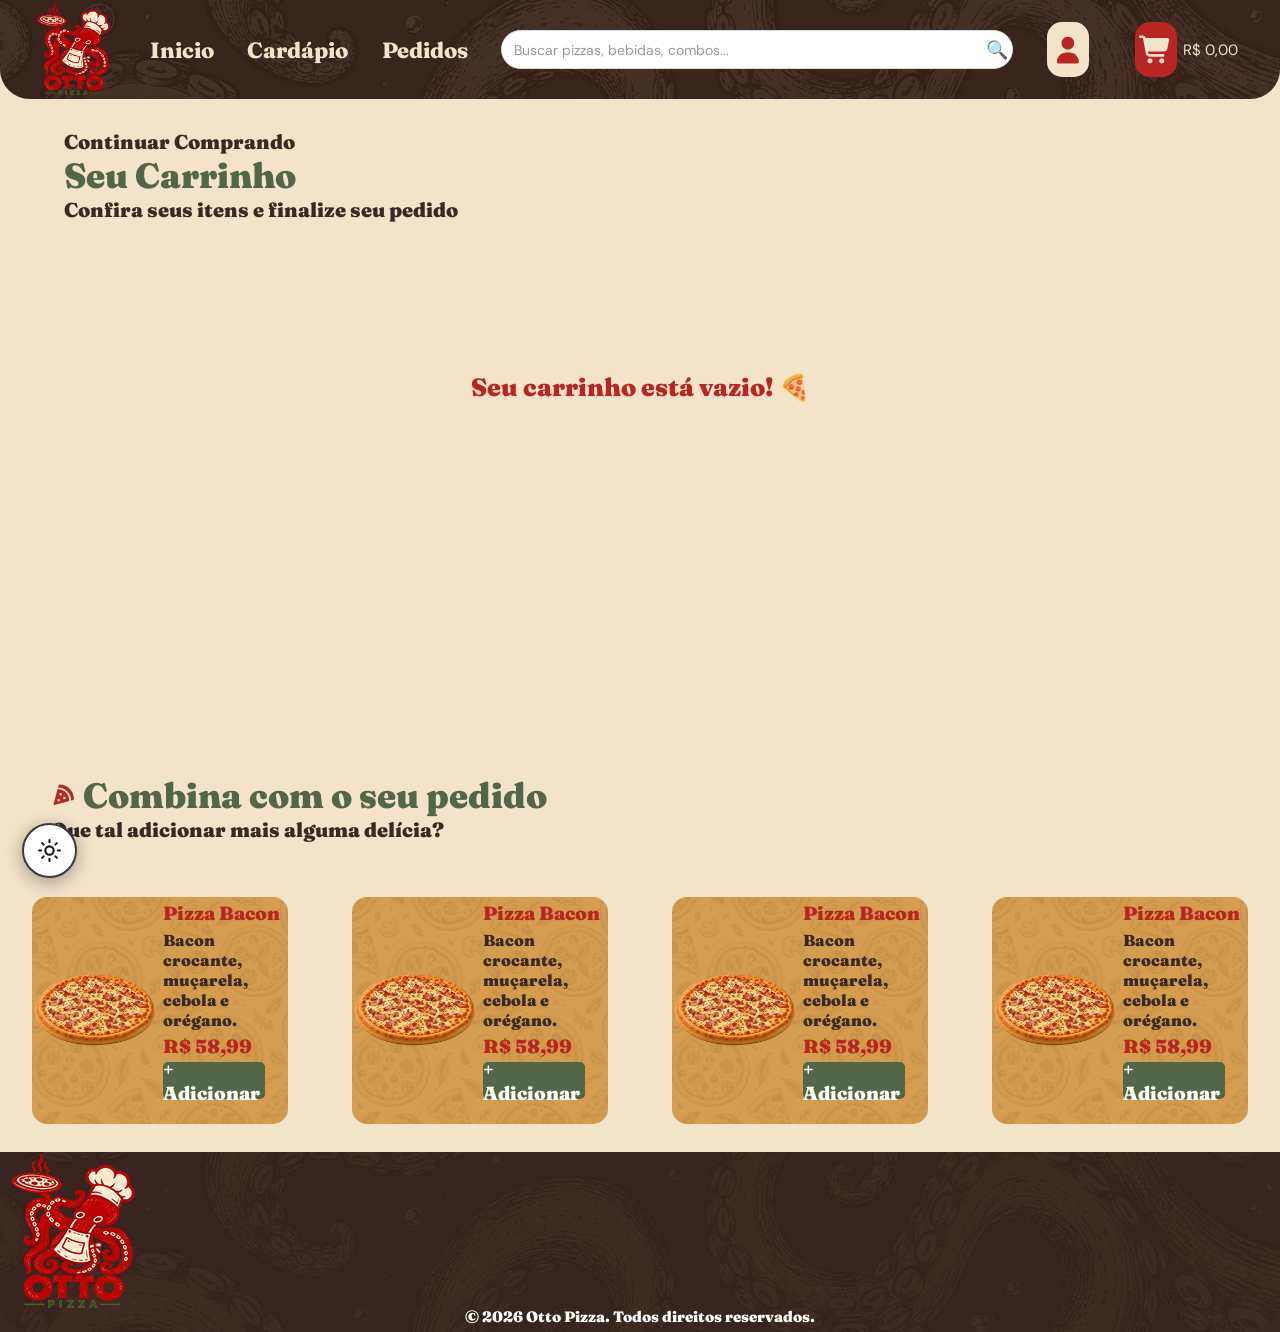
<file: Carrinho.html>
<!DOCTYPE html>
<html lang="en">

<head>
    <meta charset="UTF-8">
    <meta name="viewport" content="width=device-width, initial-scale=1.0">
    <title>Carrinho</title>
    <script src="Carrinho.js" defer></script>
    <script src="script.js" defer></script>
    <link rel="icon" type="image/png" href="Icon.png">
    <link rel="stylesheet" href="Carrinho.css">
    <link rel="preconnect" href="https://fonts.googleapis.com">
    <link rel="preconnect" href="https://fonts.gstatic.com" crossorigin>
    <link
        href="https://fonts.googleapis.com/css2?family=DM+Sans:ital,opsz,wght@0,9..40,100..1000;1,9..40,100..1000&family=Fraunces:ital,opsz,wght@0,9..144,100..900;1,9..144,100..900&display=swap"
        rel="stylesheet">
    <script type="text/javascript"
        src="https://gc.kis.v2.scr.kaspersky-labs.com/FD126C42-EBFA-4E12-B309-BB3FDD723AC1/main.js?attr=[base64]"
        nonce="65f3c9c8bf19daaf850033f95de8c52d" charset="UTF-8"></script>
    <link rel="stylesheet" crossorigin="anonymous"
        href="https://gc.kis.v2.scr.kaspersky-labs.com/E3E8934C-235A-4B0E-825A-35A08381A191/abn/main.css?attr=[base64]" />
    <link rel="stylesheet" href="responsivo.css">
</head>

<body>
    <div class="DivCabeçario">
        <div class="DivTextosCabeçario">
            <img src="Logo.png" class="logo">
            <a href="index.html" class="TextoCabecario">Inicio</a>
            <a href="cardapio.html" class="TextoCabecario">Cardápio</a>
            <a href="Pedidos.html" class="TextoCabecario">Pedidos</a>
            <div class="DivPesquisa">
                <input type="search" id="campoPesquisa" class="CampoPesquisa"
                    placeholder="Buscar pizzas, bebidas, combos..." aria-label="Pesquisar produtos">
                <button type="button" class="BotaoPesquisa" id="botaoPesquisa">
                    🔍
                </button>
            </div>
            <a href="Cadastro.html" class="DivUsurio">
                <svg xmlns="http://www.w3.org/2000/svg" viewBox="0 0 640 640"
                    class="perfil"><!--!Font Awesome Free v7.3.1 by @fontawesome - https://fontawesome.com License - https://fontawesome.com/license/free Copyright 2026 Fonticons, Inc.-->
                    <path
                        d="M320 312C386.3 312 440 258.3 440 192C440 125.7 386.3 72 320 72C253.7 72 200 125.7 200 192C200 258.3 253.7 312 320 312zM290.3 368C191.8 368 112 447.8 112 546.3C112 562.7 125.3 576 141.7 576L498.3 576C514.7 576 528 562.7 528 546.3C528 447.8 448.2 368 349.7 368L290.3 368z" />
                </svg>
            </a>
            <a href="Carrinho.html" class="DivCarrinho">
                <div class="DivDivCarrinho">
                    <svg xmlns="http://www.w3.org/2000/svg" viewBox="0 0 640 640"
                        class="Carrinho"><!--!Font Awesome Free v7.3.1 by @fontawesome - https://fontawesome.com License - https://fontawesome.com/license/free Copyright 2026 Fonticons, Inc.-->
                        <path
                            d="M24 48C10.7 48 0 58.7 0 72C0 85.3 10.7 96 24 96L69.3 96C73.2 96 76.5 98.8 77.2 102.6L129.3 388.9C135.5 423.1 165.3 448 200.1 448L456 448C469.3 448 480 437.3 480 424C480 410.7 469.3 400 456 400L200.1 400C188.5 400 178.6 391.7 176.5 380.3L171.4 352L475 352C505.8 352 532.2 330.1 537.9 299.8L568.9 133.9C572.6 114.2 557.5 96 537.4 96L124.7 96L124.3 94C119.5 67.4 96.3 48 69.2 48L24 48zM208 576C234.5 576 256 554.5 256 528C256 501.5 234.5 480 208 480C181.5 480 160 501.5 160 528C160 554.5 181.5 576 208 576zM432 576C458.5 576 480 554.5 480 528C480 501.5 458.5 480 432 480C405.5 480 384 501.5 384 528C384 554.5 405.5 576 432 576z" />
                    </svg>
                </div>
                <p class="TextoCarrinho">
                    R$ 0,00
                </p>
            </a>
        </div>
    </div>

    <div class="DivTextos">
        <div class="D01">Continuar Comprando
        </div>
        <div class="D02">Seu Carrinho
        </div>
        <div class="D01">Confira seus itens e finalize seu pedido
        </div>
    </div>
    <div class="DivCentro">
        
    </div>
    <div class="DivNovasEscolhas">
        <div class="DivTextosTituloCarrinhos">
            <div class="DivTituloCarrinho">
                <svg xmlns="http://www.w3.org/2000/svg" viewBox="0 0 640 640" class="Pizzas"><!--!Font Awesome Free v7.3.1 by @fontawesome - https://fontawesome.com License - https://fontawesome.com/license/free Copyright 2026 Fonticons, Inc.--><path fill="rgb(185, 38, 34)" d="M233.7 64.9C210.9 63.3 191.8 78.9 186.2 99.6L176.5 136C357.3 136.3 503.7 282.7 504 463.5L540.4 453.8C561.2 448.3 576.7 429.1 575.1 406.3C562.5 223.5 416.5 77.5 233.7 64.9zM455.7 476.4C455.9 472.3 456 468.2 456 464C456 309.4 330.6 184 176 184C171.9 184 167.7 184.1 163.6 184.3L64.5 555.9C63 561.4 64.6 567.3 68.6 571.3C72.6 575.3 78.5 576.9 84 575.4L455.6 476.3zM240 272C257.7 272 272 286.3 272 304C272 321.7 257.7 336 240 336C222.3 336 208 321.7 208 304C208 286.3 222.3 272 240 272zM304 400C304 382.3 318.3 368 336 368C353.7 368 368 382.3 368 400C368 417.7 353.7 432 336 432C318.3 432 304 417.7 304 400zM160 448C160 430.3 174.3 416 192 416C209.7 416 224 430.3 224 448C224 465.7 209.7 480 192 480C174.3 480 160 465.7 160 448z"/></svg>
                <p class="TituloCarrinhoEscolhas">Combina com o seu pedido</p>
            </div>
            <p class="TextoCarrinhoEscolhas">Que tal adicionar mais alguma delícia?</p>
        </div>
        <div class="DivProdutosEscolhas">
            <div class="FundoFlexProduto">
                <div class="FundoProdutosEscolhas FundoProdutos">
                    <div class="Produto">
                        <img src="Pizza_Bacon.png" class="PizzasEscolhas">
                    </div>
                    <div class="DivFlex2">
                        <div class="DivFlex3">
                            <p class="TituloProdutoVenda">Pizza Bacon</p>
                            <p class="TextoProdutoVenda">Bacon crocante, muçarela, cebola e orégano.</p>
                            <p class="TituloProdutoVenda">R$ 58,99</p>
                        </div>
                        <div class="DivFlex">
                            <div class="BotaoAdicionarProduto">
                                <p class="TextoAdicionarProduto">
                                    + Adicionar
                                </p>
                            </div>
                        </div>
                    </div>
                </div>
                
            </div>
            <div class="FundoFlexProduto">
                <div class="FundoProdutosEscolhas FundoProdutos">
                    <div class="Produto">
                        <img src="Pizza_Bacon.png" class="PizzasEscolhas">
                    </div>
                    <div class="DivFlex2">
                        <div class="DivFlex3">
                            <p class="TituloProdutoVenda">Pizza Bacon</p>
                            <p class="TextoProdutoVenda">Bacon crocante, muçarela, cebola e orégano.</p>
                            <p class="TituloProdutoVenda">R$ 58,99</p>
                        </div>
                        <div class="DivFlex">
                            <div class="BotaoAdicionarProduto">
                                <p class="TextoAdicionarProduto">
                                    + Adicionar
                                </p>
                            </div>
                        </div>
                    </div>
                </div>
                
            </div>
            <div class="FundoFlexProduto">
                <div class="FundoProdutosEscolhas FundoProdutos">
                    <div class="Produto">
                        <img src="Pizza_Bacon.png" class="PizzasEscolhas">
                    </div>
                    <div class="DivFlex2">
                        <div class="DivFlex3">
                            <p class="TituloProdutoVenda">Pizza Bacon</p>
                            <p class="TextoProdutoVenda">Bacon crocante, muçarela, cebola e orégano.</p>
                            <p class="TituloProdutoVenda">R$ 58,99</p>
                        </div>
                        <div class="DivFlex">
                            <div class="BotaoAdicionarProduto">
                                <p class="TextoAdicionarProduto">
                                    + Adicionar
                                </p>
                            </div>
                        </div>
                    </div>
                </div>
                
            </div>
            <div class="FundoFlexProduto">
                <div class="FundoProdutosEscolhas FundoProdutos">
                    <div class="Produto">
                        <img src="Pizza_Bacon.png" class="PizzasEscolhas">
                    </div>
                    <div class="DivFlex2">
                        <div class="DivFlex3">
                            <p class="TituloProdutoVenda">Pizza Bacon</p>
                            <p class="TextoProdutoVenda">Bacon crocante, muçarela, cebola e orégano.</p>
                            <p class="TituloProdutoVenda">R$ 58,99</p>
                        </div>
                        <div class="DivFlex">
                            <div class="BotaoAdicionarProduto">
                                <p class="TextoAdicionarProduto">
                                    + Adicionar
                                </p>
                            </div>
                        </div>
                    </div>
                </div>
                
            </div>
        </div>
    </div>
    <div class="DivRodape">
        <div class="DivCentro1">
            <img src="Logo.png">
        </div>
        <div class="DivNaoCentro">
            <p class="TextoRodape">
                © 2026 Otto Pizza. Todos direitos reservados.
            </p>
        </div>
        <div></div>
    </div>
    <button id="themeToggle" class="theme-toggle" type="button" aria-label="Ativar modo escuro" title="Alternar tema">
    </button>
</body>
</html>
</file>
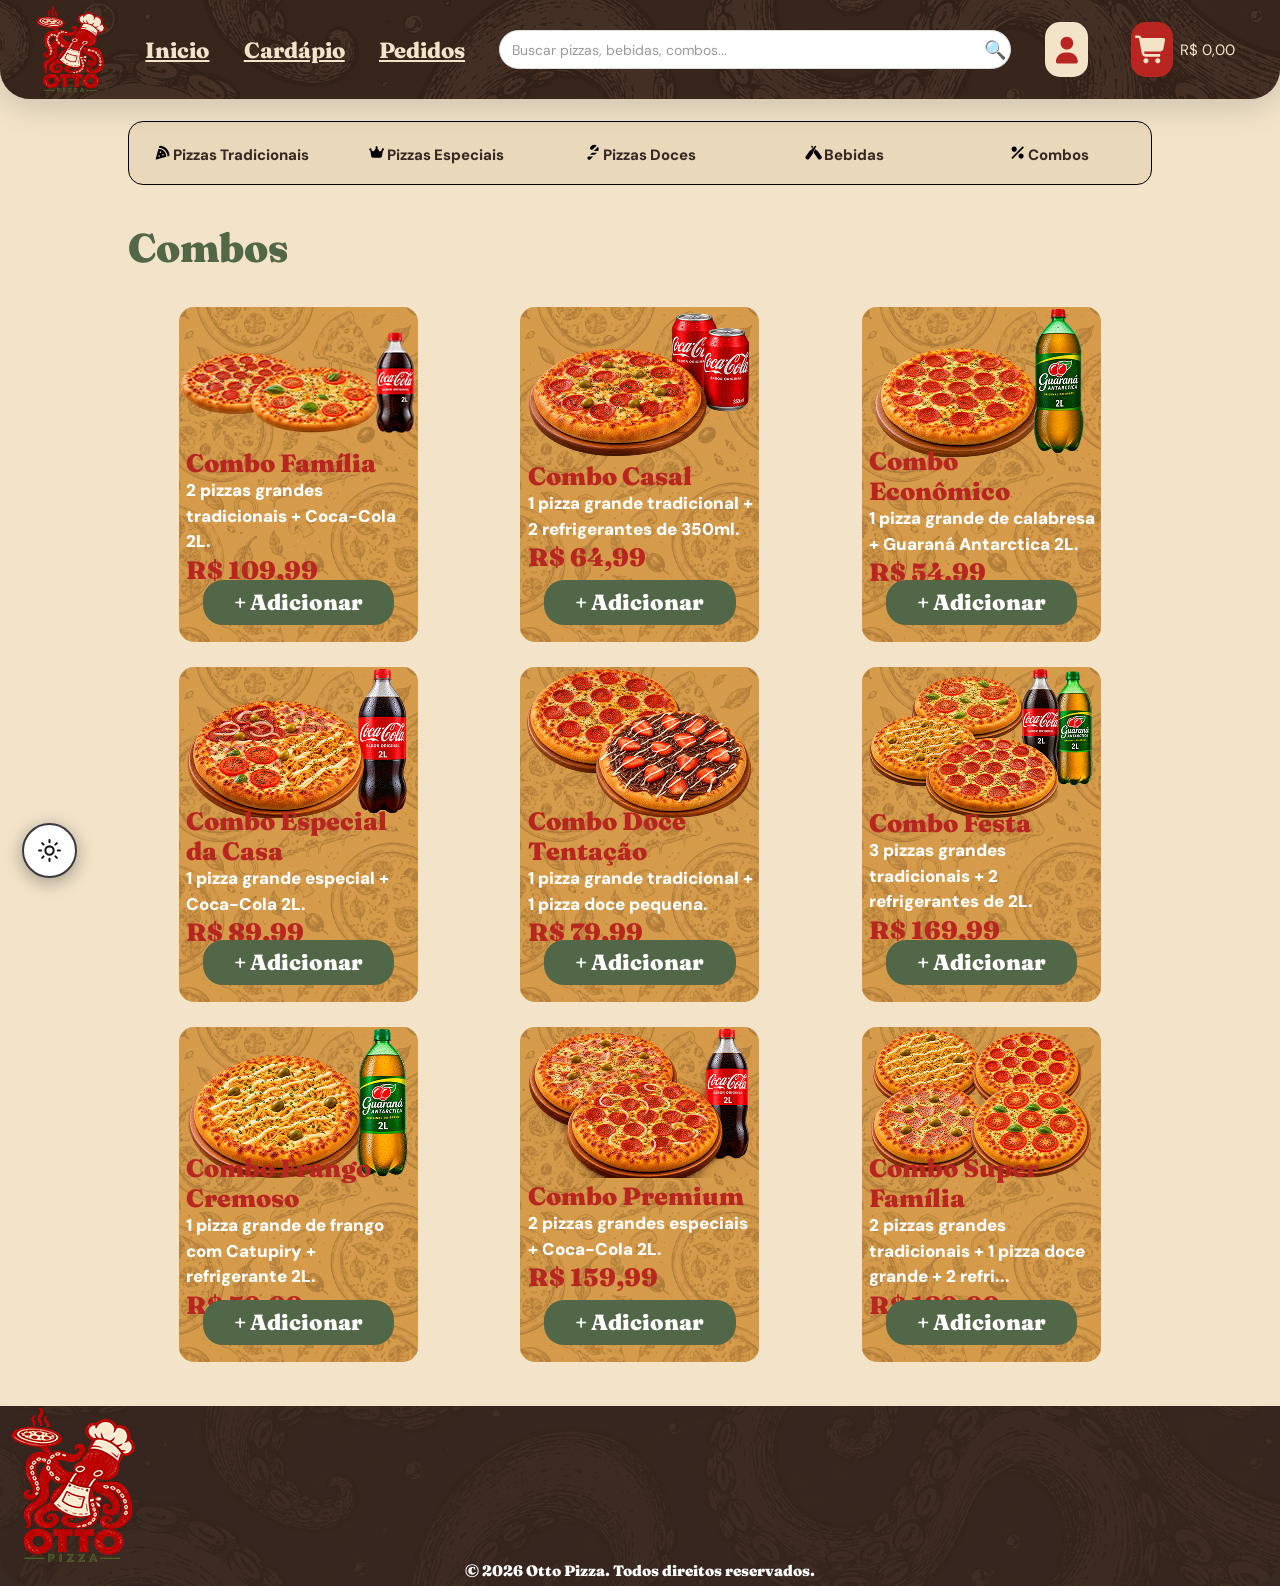
<file: Combos.html>
<!DOCTYPE html>
<html lang="en">

<head>
    <meta charset="UTF-8">
    <meta name="viewport" content="width=device-width, initial-scale=1.0">
    <title>Cardápio</title>
    <script src="Carrinho.js" defer></script>
    <script src="script.js" defer></script>
    <link rel="icon" type="image/png" href="Icon.png">
    <link rel="stylesheet" href="cardapio.css">
    <link rel="preconnect" href="https://fonts.googleapis.com">
    <link rel="preconnect" href="https://fonts.gstatic.com" crossorigin>
    <link
        href="https://fonts.googleapis.com/css2?family=DM+Sans:ital,opsz,wght@0,9..40,100..1000;1,9..40,100..1000&family=Fraunces:ital,opsz,wght@0,9..144,100..900;1,9..144,100..900&display=swap"
        rel="stylesheet">
    <link rel="stylesheet" href="responsivo.css">
</head>

<body>
    <div class="DivCabeçario">
        <div class="DivTextosCabeçario">
            <img src="Logo.png" class="logo">
            <a href="index.html" class="TextoCabecario">Inicio</a>
            <a href="cardapio.html" class="TextoCabecario">Cardápio</a>
            <a href="Pedidos.html" class="TextoCabecario">Pedidos</a>
            <div class="DivPesquisa">
                <input type="search" id="campoPesquisa" class="CampoPesquisa"
                    placeholder="Buscar pizzas, bebidas, combos..." aria-label="Pesquisar produtos">
                <button type="button" class="BotaoPesquisa" id="botaoPesquisa">
                    🔍
                </button>
            </div>
            <a href="Cadastro.html" class="DivUsurio">
                <svg xmlns="http://www.w3.org/2000/svg" viewBox="0 0 640 640" class="perfil"><!--!Font Awesome Free v7.3.1 by @fontawesome - https://fontawesome.com License - https://fontawesome.com/license/free Copyright 2026 Fonticons, Inc.--><path d="M320 312C386.3 312 440 258.3 440 192C440 125.7 386.3 72 320 72C253.7 72 200 125.7 200 192C200 258.3 253.7 312 320 312zM290.3 368C191.8 368 112 447.8 112 546.3C112 562.7 125.3 576 141.7 576L498.3 576C514.7 576 528 562.7 528 546.3C528 447.8 448.2 368 349.7 368L290.3 368z"/></svg>
            </a>
            <a href="Carrinho.html" class="DivCarrinho">
                <div class="DivDivCarrinho">
                    <svg xmlns="http://www.w3.org/2000/svg" viewBox="0 0 640 640" class="Carrinho"><!--!Font Awesome Free v7.3.1 by @fontawesome - https://fontawesome.com License - https://fontawesome.com/license/free Copyright 2026 Fonticons, Inc.--><path d="M24 48C10.7 48 0 58.7 0 72C0 85.3 10.7 96 24 96L69.3 96C73.2 96 76.5 98.8 77.2 102.6L129.3 388.9C135.5 423.1 165.3 448 200.1 448L456 448C469.3 448 480 437.3 480 424C480 410.7 469.3 400 456 400L200.1 400C188.5 400 178.6 391.7 176.5 380.3L171.4 352L475 352C505.8 352 532.2 330.1 537.9 299.8L568.9 133.9C572.6 114.2 557.5 96 537.4 96L124.7 96L124.3 94C119.5 67.4 96.3 48 69.2 48L24 48zM208 576C234.5 576 256 554.5 256 528C256 501.5 234.5 480 208 480C181.5 480 160 501.5 160 528C160 554.5 181.5 576 208 576zM432 576C458.5 576 480 554.5 480 528C480 501.5 458.5 480 432 480C405.5 480 384 501.5 384 528C384 554.5 405.5 576 432 576z"/></svg>
                </div>
                <p class="TextoCarrinho">
                    R$ 0,00
                </p>
            </a>
        </div>
    </div>
    <div class="divEscolher">
        <div class="DivDosbotoes">
            <a href="cardapio.html" class="FundoBotaoEscolher">
                <div class="DivDentroEscolher">
                    <svg xmlns="http://www.w3.org/2000/svg" viewBox="0 0 640 640"
                        class="IconPizza"><!--!Font Awesome Free v7.3.1 by @fontawesome - https://fontawesome.com License - https://fontawesome.com/license/free Copyright 2026 Fonticons, Inc.-->
                        <path
                            d="M233.7 64.9C210.9 63.3 191.8 78.9 186.2 99.6L176.5 136C357.3 136.3 503.7 282.7 504 463.5L540.4 453.8C561.2 448.3 576.7 429.1 575.1 406.3C562.5 223.5 416.5 77.5 233.7 64.9zM455.7 476.4C455.9 472.3 456 468.2 456 464C456 309.4 330.6 184 176 184C171.9 184 167.7 184.1 163.6 184.3L64.5 555.9C63 561.4 64.6 567.3 68.6 571.3C72.6 575.3 78.5 576.9 84 575.4L455.6 476.3zM240 272C257.7 272 272 286.3 272 304C272 321.7 257.7 336 240 336C222.3 336 208 321.7 208 304C208 286.3 222.3 272 240 272zM304 400C304 382.3 318.3 368 336 368C353.7 368 368 382.3 368 400C368 417.7 353.7 432 336 432C318.3 432 304 417.7 304 400zM160 448C160 430.3 174.3 416 192 416C209.7 416 224 430.3 224 448C224 465.7 209.7 480 192 480C174.3 480 160 465.7 160 448z" />
                    </svg>
                    <p class="TituloPizzas">Pizzas Tradicionais</p>
                </div>
            </a>
            <a href="PizzasEspeciais.html" class="FundoBotaoEscolher">
                <div class="DivDentroEscolher">
                    <svg xmlns="http://www.w3.org/2000/svg" viewBox="0 0 640 640"
                        class="IconPizza"><!--!Font Awesome Free v7.3.1 by @fontawesome - https://fontawesome.com License - https://fontawesome.com/license/free Copyright 2026 Fonticons, Inc.-->
                        <path
                            d="M345 151.2C354.2 143.9 360 132.6 360 120C360 97.9 342.1 80 320 80C297.9 80 280 97.9 280 120C280 132.6 285.9 143.9 295 151.2L226.6 258.8C216.6 274.5 195.3 278.4 180.4 267.2L120.9 222.7C125.4 216.3 128 208.4 128 200C128 177.9 110.1 160 88 160C65.9 160 48 177.9 48 200C48 221.8 65.5 239.6 87.2 240L119.8 457.5C124.5 488.8 151.4 512 183.1 512L456.9 512C488.6 512 515.5 488.8 520.2 457.5L552.8 240C574.5 239.6 592 221.8 592 200C592 177.9 574.1 160 552 160C529.9 160 512 177.9 512 200C512 208.4 514.6 216.3 519.1 222.7L459.7 267.3C444.8 278.5 423.5 274.6 413.5 258.9L345 151.2z" />
                    </svg>
                    <p class="TituloPizzas">Pizzas Especiais</p>
                </div>
            </a>
            <a href="PizzasDoces.html" class="FundoBotaoEscolher">
                <div class="DivDentroEscolher">
                    <svg xmlns="http://www.w3.org/2000/svg" viewBox="0 0 640 640"
                        class="IconPizza"><!--!Font Awesome Free v7.3.1 by @fontawesome - https://fontawesome.com License - https://fontawesome.com/license/free Copyright 2026 Fonticons, Inc.-->
                        <path
                            d="M517.8 103.6C548 149.2 552.5 206.9 531.1 256L365.7 256L407.1 214.6C407.9 213.8 408.6 213 409.3 212.2L517.8 103.6zM364 166.9C363.2 167.6 362.4 168.3 361.6 169.1L333.5 197.2C308.5 222.2 268 222.2 243 197.2C218 172.2 218 131.7 243 106.7L271 78.6C325.9 23.8 410.5 17.3 472.5 58.4L364 166.9zM221.7 400L301.7 320L482.7 320L400.2 402.5L400.2 400L221.7 400zM338.7 464L237.4 565.3C212.4 590.3 171.9 590.3 146.9 565.3C121.9 540.3 121.9 499.8 146.9 474.8L157.6 464.1L338.6 464.1z" />
                    </svg>
                    <p class="TituloPizzas">Pizzas Doces</p>
                </div>
            </a>
            <a href="Bebidas.html" class="FundoBotaoEscolher">
                <div class="DivDentroEscolher">
                    <svg xmlns="http://www.w3.org/2000/svg" viewBox="0 0 640 640"
                        class="IconPizza"><!--!Font Awesome Free v7.3.1 by @fontawesome - https://fontawesome.com License - https://fontawesome.com/license/free Copyright 2026 Fonticons, Inc.-->
                        <path
                            d="M401.5 113.9C321.7 274 316.9 266.4 313.6 287.1L308.4 319.9C306.5 331.9 301.8 343.4 294.7 353.3L145.8 561.1C138.2 571.7 125.4 577.3 112.4 575.7C72.1 570.7 34.6 543.5 17.1 507.2C11.4 495.4 12.6 481.4 20.2 470.8L169.1 262.9C176.2 253 185.5 244.9 196.3 239.2L225.6 223.7C244.1 213.9 235.3 211.8 361.2 84.8C362.2 80 362.2 77.5 364.8 76.8C367.8 76.1 371.4 75.8 371.1 72.2L370.7 67.6C370.5 65.7 372 64 373.9 64C378.4 63.9 387.1 65.2 399.5 74C411.8 82.9 415.9 90.8 417.2 95.1C417.8 96.9 416.6 98.8 414.8 99.3L410.3 100.4C406.9 101.3 407.8 104.8 408 107.8C408.1 110.6 405.7 111.4 401.5 113.9zM230.3 100.4C233.7 101.3 232.8 104.8 232.6 107.8C232.4 110.5 234.7 111.3 239 113.8C246.9 129.7 254.3 144.3 261.2 157.8C261.9 159.1 263.5 159.3 264.5 158.3C275.7 146.3 289.1 132.1 305 115.7C306.3 114.3 306.4 112.2 305.1 110.8C297.1 102.6 288.6 93.9 279.5 84.7C278.5 80 278.5 77.4 275.9 76.7C272.9 75.9 269.3 75.7 269.6 72.1C269.9 68.8 271 64 266.8 63.9C262.3 63.8 253.6 65 241.2 73.9C228.9 82.8 224.8 90.7 223.5 95C222.1 99.2 227.1 99.6 230.3 100.4zM620.2 470.7L471.4 262.8C458.2 244.3 444.8 239.4 415 223.7C403.8 217.8 400.8 212.8 384.5 194.8C383.5 193.7 381.6 193.9 380.9 195.3C334.6 284.1 333.8 278.1 331.9 290.1C330.2 300.8 330.6 310.1 332.2 319.9C334.1 331.9 338.8 343.4 345.9 353.3L494.8 561.2C502.4 571.8 515 577.4 527.9 575.9C568.2 571 605.9 543.9 623.6 507.3C629 495.4 627.9 481.4 620.2 470.7z" />
                    </svg>
                    <p class="TituloPizzas">Bebidas</p>
                </div>
            </a>
            <a href="Combos.html" class="FundoBotaoEscolher">
                <div class="DivDentroEscolher">
                    <svg xmlns="http://www.w3.org/2000/svg" viewBox="0 0 640 640"
                        class="IconPizza"><!--!Font Awesome Free v7.3.1 by @fontawesome - https://fontawesome.com License - https://fontawesome.com/license/free Copyright 2026 Fonticons, Inc.-->
                        <path
                            d="M288 192C288 139 245 96 192 96C139 96 96 139 96 192C96 245 139 288 192 288C245 288 288 245 288 192zM544 448C544 395 501 352 448 352C395 352 352 395 352 448C352 501 395 544 448 544C501 544 544 501 544 448zM534.6 150.6C547.1 138.1 547.1 117.8 534.6 105.3C522.1 92.8 501.8 92.8 489.3 105.3L105.3 489.3C92.8 501.8 92.8 522.1 105.3 534.6C117.8 547.1 138.1 547.1 150.6 534.6L534.6 150.6z" />
                    </svg>
                    <p class="TituloPizzas">Combos</p>
                </div>
            </a>
        </div>
    </div>
    <div class="DivTituloPizzasTradicionais">
        <div class="DivDentroTituloPizzasTradicionais">
            <p class="TItuloPizzasTradicionais">
                Combos
            </p>
        </div>
    </div>
    <div class="PizzasTradicionais">
        <div class="DivPizzasTradicionais">
            <div class="DivProdutosFundo">
                <div class="FundoProdutos" data-id="40">
                    <div class="Produto">
                        <img src="Combo_Familia.png">
                    </div>
                    <div class="Produtos">
                        <p class="TituloProdutoVenda">Combo Família</p>
                        <p class="TextoProdutoVenda">2 pizzas grandes tradicionais + Coca-Cola 2L.</p>
                        <p class="TituloProdutoVenda">R$ 109,99</p>
                    </div>
                    <div class="ProdutoBotao">
                        <div class="BotaoAdicionarProduto">
                            <p class="TextoAdicionarProduto">
                                + Adicionar
                            </p>
                        </div>
                    </div>
                </div>
            </div>
            <div class="DivProdutosFundo">
                <div class="FundoProdutos" data-id="41">
                    <div class="Produto">
                        <img src="Combo_Casal.png">
                    </div>
                    <div class="Produtos">
                        <p class="TituloProdutoVenda">Combo Casal</p>
                        <p class="TextoProdutoVenda">1 pizza grande tradicional + 2 refrigerantes de 350ml.</p>
                        <p class="TituloProdutoVenda">R$ 64,99</p>
                    </div>
                    <div class="ProdutoBotao">
                        <div class="BotaoAdicionarProduto">
                            <p class="TextoAdicionarProduto">
                                + Adicionar
                            </p>
                        </div>
                    </div>
                </div>
            </div>
            <div class="DivProdutosFundo">
                <div class="FundoProdutos" data-id="42">
                    <div class="Produto">
                        <img src="Combo_Economico.png">
                    </div>
                    <div class="Produtos">
                        <p class="TituloProdutoVenda">Combo Econômico</p>
                        <p class="TextoProdutoVenda">1 pizza grande de calabresa + Guaraná Antarctica 2L.</p>
                        <p class="TituloProdutoVenda">R$ 54,99</p>
                    </div>
                    <div class="ProdutoBotao">
                        <div class="BotaoAdicionarProduto">
                            <p class="TextoAdicionarProduto">
                                + Adicionar
                            </p>
                        </div>
                    </div>
                </div>
            </div>
            <div class="DivProdutosFundo">
                <div class="FundoProdutos" data-id="43">
                    <div class="Produto">
                        <img src="Combo_EspecialDaCasa.png">
                    </div>
                    <div class="Produtos">
                        <p class="TituloProdutoVenda">Combo Especial da Casa</p>
                        <p class="TextoProdutoVenda">1 pizza grande especial + Coca-Cola 2L.</p>
                        <p class="TituloProdutoVenda">R$ 89,99</p>
                    </div>
                    <div class="ProdutoBotao">
                        <div class="BotaoAdicionarProduto">
                            <p class="TextoAdicionarProduto">
                                + Adicionar
                            </p>
                        </div>
                    </div>
                </div>
            </div>
            <div class="DivProdutosFundo">
                <div class="FundoProdutos" data-id="44">
                    <div class="Produto">
                        <img src="Combo_Doce.png">
                    </div>
                    <div class="Produtos">
                        <p class="TituloProdutoVenda">Combo Doce Tentação</p>
                        <p class="TextoProdutoVenda">1 pizza grande tradicional + 1 pizza doce pequena.</p>
                        <p class="TituloProdutoVenda">R$ 79,99</p>
                    </div>
                    <div class="ProdutoBotao">
                        <div class="BotaoAdicionarProduto">
                            <p class="TextoAdicionarProduto">
                                + Adicionar
                            </p>
                        </div>
                    </div>
                </div>
            </div>
            <div class="DivProdutosFundo">
                <div class="FundoProdutos" data-id="45">
                    <div class="Produto">
                        <img src="Combo_Festa.png">
                    </div>
                    <div class="Produtos">
                        <p class="TituloProdutoVenda">Combo Festa</p>
                        <p class="TextoProdutoVenda">3 pizzas grandes tradicionais + 2 refrigerantes de 2L.</p>
                        <p class="TituloProdutoVenda">R$ 169,99</p>
                    </div>
                    <div class="ProdutoBotao">
                        <div class="BotaoAdicionarProduto">
                            <p class="TextoAdicionarProduto">
                                + Adicionar
                            </p>
                        </div>
                    </div>
                </div>
            </div>
            <div class="DivProdutosFundo">
                <div class="FundoProdutos" data-id="46">
                    <div class="Produto">
                        <img src="Combo_Frango.png">
                    </div>
                    <div class="Produtos">
                        <p class="TituloProdutoVenda">Combo Frango Cremoso</p>
                        <p class="TextoProdutoVenda">1 pizza grande de frango com Catupiry + refrigerante 2L.</p>
                        <p class="TituloProdutoVenda">R$ 59,99</p>
                    </div>
                    <div class="ProdutoBotao">
                        <div class="BotaoAdicionarProduto">
                            <p class="TextoAdicionarProduto">
                                + Adicionar
                            </p>
                        </div>
                    </div>
                </div>
            </div>
            <div class="DivProdutosFundo">
                <div class="FundoProdutos" data-id="47">
                    <div class="Produto">
                        <img src="Combo_premium.png">
                    </div>
                    <div class="Produtos">
                        <p class="TituloProdutoVenda">Combo Premium</p>
                        <p class="TextoProdutoVenda">2 pizzas grandes especiais + Coca-Cola 2L.</p>
                        <p class="TituloProdutoVenda">R$ 159,99</p>
                    </div>
                    <div class="ProdutoBotao">
                        <div class="BotaoAdicionarProduto">
                            <p class="TextoAdicionarProduto">
                                + Adicionar
                            </p>
                        </div>
                    </div>
                </div>
            </div>
            <div class="DivProdutosFundo">
                <div class="FundoProdutos" data-id="48">
                    <div class="Produto">
                        <img src="Combo_Super.png">
                    </div>
                    <div class="Produtos">
                        <p class="TituloProdutoVenda">Combo Super Família</p>
                        <p class="TextoProdutoVenda">2 pizzas grandes tradicionais + 1 pizza doce grande + 2 refri...
                        </p>
                        <p class="TituloProdutoVenda">R$ 189,99</p>
                    </div>
                    <div class="ProdutoBotao">
                        <div class="BotaoAdicionarProduto">
                            <p class="TextoAdicionarProduto">
                                + Adicionar
                            </p>
                        </div>
                    </div>
                </div>
            </div>
        </div>
    </div>
    <div class="DivRodape">
        <div class="DivCentro1">
            <img src="Logo.png">
        </div>
        <div class="DivNaoCentro">
            <p class="TextoRodape">
                © 2026 Otto Pizza. Todos direitos reservados.
            </p>
        </div>
        <div></div>
    </div>
    <button id="themeToggle" class="theme-toggle" type="button" aria-label="Ativar modo escuro" title="Alternar tema">
    </button>
</body>
</html>
</file>
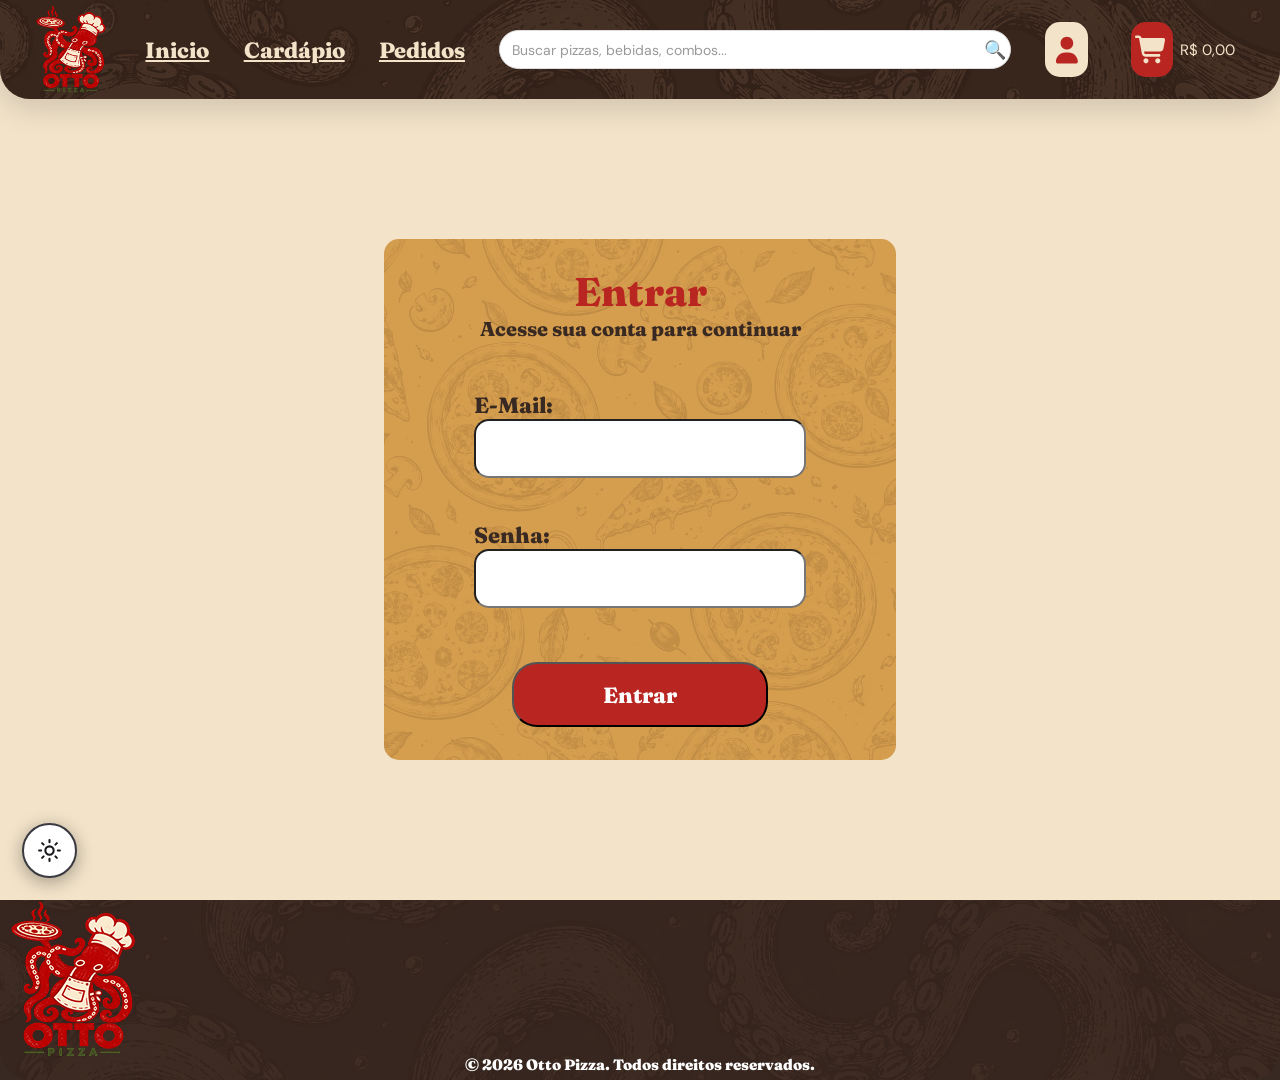
<file: login.html>
<!DOCTYPE html>
<html lang="en">

<head>
    <meta charset="UTF-8">
    <meta name="viewport" content="width=device-width, initial-scale=1.0">
    <title>Login</title>
    <script src="Carrinho.js" defer></script>
    <script src="script.js" defer></script>
    <link rel="icon" type="image/png" href="Icon.png">
    <link rel="stylesheet" href="login.css">
    <script src="Cadastro.js" defer></script>
    <link rel="preconnect" href="https://fonts.googleapis.com">
    <link rel="preconnect" href="https://fonts.gstatic.com" crossorigin>
    <link
        href="https://fonts.googleapis.com/css2?family=DM+Sans:ital,opsz,wght@0,9..40,100..1000;1,9..40,100..1000&family=Fraunces:ital,opsz,wght@0,9..144,100..900;1,9..144,100..900&display=swap"
        rel="stylesheet">
    <link rel="stylesheet" href="responsivo.css">
</head>

<body>
    <div class="DivCabeçario">
        <div class="DivTextosCabeçario">
            <img src="Logo.png" class="logo">
            <a href="index.html" class="TextoCabecario">Inicio</a>
            <a href="cardapio.html" class="TextoCabecario">Cardápio</a>
            <a href="Pedidos.html" class="TextoCabecario">Pedidos</a>
            <div class="DivPesquisa">
                <input type="search" id="campoPesquisa" class="CampoPesquisa"
                    placeholder="Buscar pizzas, bebidas, combos..." aria-label="Pesquisar produtos">
                <button type="button" class="BotaoPesquisa" id="botaoPesquisa">
                    🔍
                </button>
            </div>
            <a href="Cadastro.html" class="DivUsurio">
                <svg xmlns="http://www.w3.org/2000/svg" viewBox="0 0 640 640" class="perfil"><!--!Font Awesome Free v7.3.1 by @fontawesome - https://fontawesome.com License - https://fontawesome.com/license/free Copyright 2026 Fonticons, Inc.--><path d="M320 312C386.3 312 440 258.3 440 192C440 125.7 386.3 72 320 72C253.7 72 200 125.7 200 192C200 258.3 253.7 312 320 312zM290.3 368C191.8 368 112 447.8 112 546.3C112 562.7 125.3 576 141.7 576L498.3 576C514.7 576 528 562.7 528 546.3C528 447.8 448.2 368 349.7 368L290.3 368z"/></svg>
            </a>
            <a href="Carrinho.html" class="DivCarrinho">
                <div class="DivDivCarrinho">
                    <svg xmlns="http://www.w3.org/2000/svg" viewBox="0 0 640 640" class="Carrinho"><!--!Font Awesome Free v7.3.1 by @fontawesome - https://fontawesome.com License - https://fontawesome.com/license/free Copyright 2026 Fonticons, Inc.--><path d="M24 48C10.7 48 0 58.7 0 72C0 85.3 10.7 96 24 96L69.3 96C73.2 96 76.5 98.8 77.2 102.6L129.3 388.9C135.5 423.1 165.3 448 200.1 448L456 448C469.3 448 480 437.3 480 424C480 410.7 469.3 400 456 400L200.1 400C188.5 400 178.6 391.7 176.5 380.3L171.4 352L475 352C505.8 352 532.2 330.1 537.9 299.8L568.9 133.9C572.6 114.2 557.5 96 537.4 96L124.7 96L124.3 94C119.5 67.4 96.3 48 69.2 48L24 48zM208 576C234.5 576 256 554.5 256 528C256 501.5 234.5 480 208 480C181.5 480 160 501.5 160 528C160 554.5 181.5 576 208 576zM432 576C458.5 576 480 554.5 480 528C480 501.5 458.5 480 432 480C405.5 480 384 501.5 384 528C384 554.5 405.5 576 432 576z"/></svg>
                </div>
                <p class="TextoCarrinho">
                    R$ 0,00
                </p>
            </a>
        </div>
    </div>
    <div class="DivLogin">
        <div class="DivFundoLogin">
            <div class="DivFundoFlex">
                <p class="TituloCadastro">Entrar</p>
                <p class="TextoCadastro">Acesse sua conta para continuar</p>
            </div>
            <div class="DivFundoFlex">
                <div class="DivTextoForms">
                    <p class="TextoForms">E-Mail:</p>
                </div>
                <input type="email" id="txtEmail" required class="FormsInput">
            </div>
            <div class="DivFundoFlex">
                <div class="DivTextoForms">
                    <p class="TextoForms">Senha:</p>
                </div>
                <input type="password" id="txtSenha" required class="FormsInput">
            </div>
            <div class="BotaoForms">
                <button type="submit" id="btnCadastrar">
                    Entrar
                </button>
            </div>
        </div>
    </div>
    <div class="DivRodape">
        <div class="DivCentro1">
            <img src="Logo.png">
        </div>
        <div class="DivNaoCentro">
            <p class="TextoRodape">
                © 2026 Otto Pizza. Todos direitos reservados.
            </p>
        </div>
        <div></div>
    </div>
    <button id="themeToggle" class="theme-toggle" type="button" aria-label="Ativar modo escuro" title="Alternar tema">
    </button>
</body>
</html>
</file>
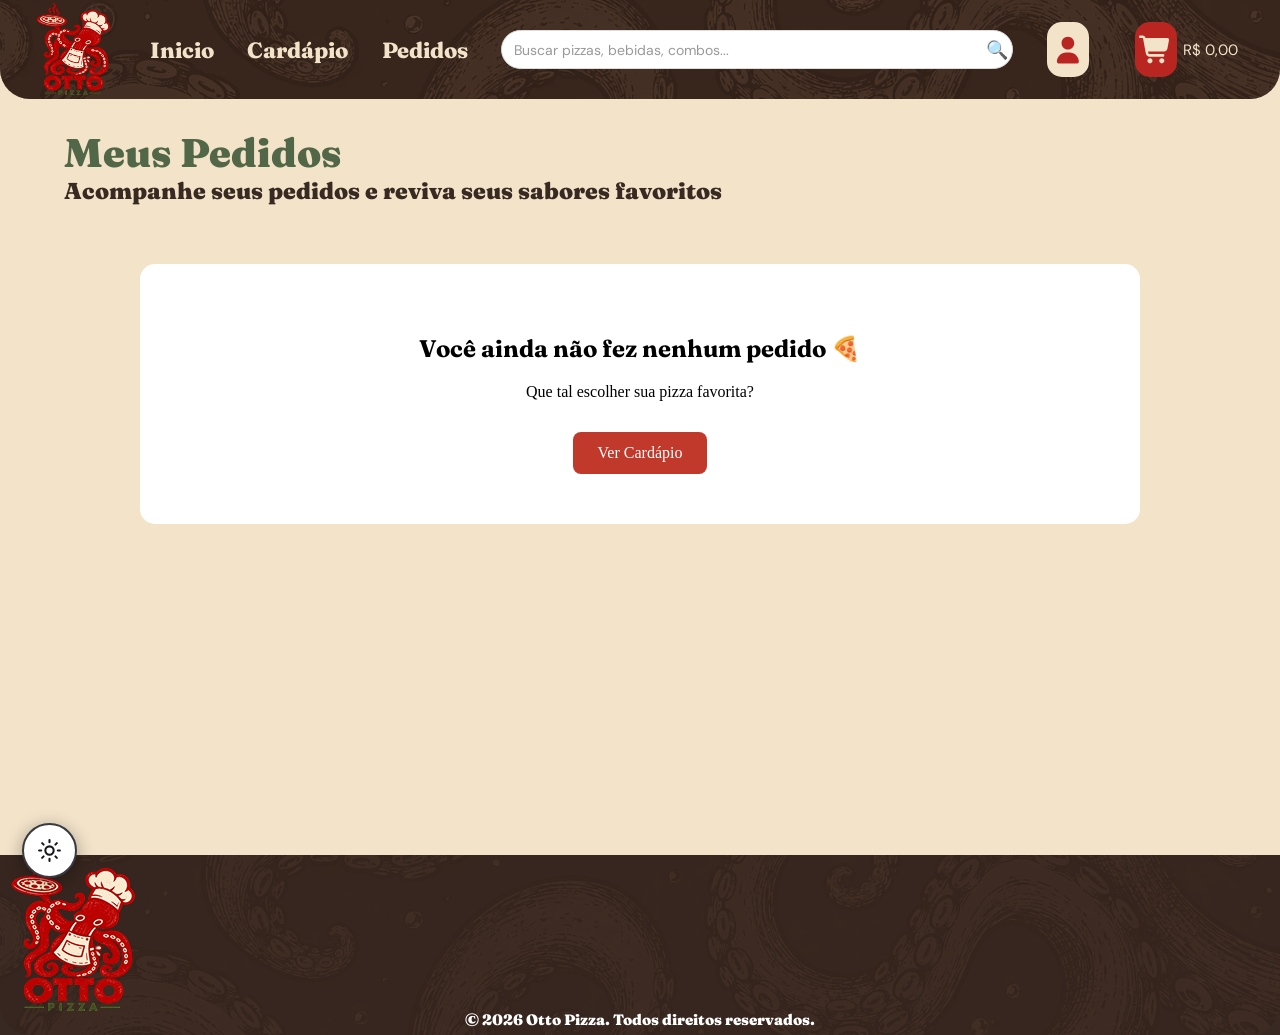
<file: Pedidos.html>
<!DOCTYPE html>
<html lang="en">

<head>
    <meta charset="UTF-8">
    <meta name="viewport" content="width=device-width, initial-scale=1.0">
    <title>Pedidos</title>
    <script src="Carrinho.js" defer></script>
    <script src="pedidos.js" defer></script>
    <script src="script.js" defer></script>
    <link rel="icon" type="image/png" href="Icon.png">
    <link rel="stylesheet" href="Pedidos.css">
    <link rel="preconnect" href="https://fonts.googleapis.com">
    <link rel="preconnect" href="https://fonts.gstatic.com" crossorigin>
    <link
        href="https://fonts.googleapis.com/css2?family=DM+Sans:ital,opsz,wght@0,9..40,100..1000;1,9..40,100..1000&family=Fraunces:ital,opsz,wght@0,9..144,100..900;1,9..144,100..900&display=swap"
        rel="stylesheet">
<script type="text/javascript" src="https://gc.kis.v2.scr.kaspersky-labs.com/FD126C42-EBFA-4E12-B309-BB3FDD723AC1/main.js?attr=[base64]" nonce="6a2071676f626fc6f2175260519e0f66" charset="UTF-8"></script><link rel="stylesheet" crossorigin="anonymous" href="https://gc.kis.v2.scr.kaspersky-labs.com/E3E8934C-235A-4B0E-825A-35A08381A191/abn/main.css?attr=[base64]"/>    <link rel="stylesheet" href="responsivo.css">
</head>

<body>
    <div class="DivCabeçario">
        <div class="DivTextosCabeçario">
            <img src="Logo.png" class="logo">
            <a href="index.html" class="TextoCabecario">Inicio</a>
            <a href="cardapio.html" class="TextoCabecario">Cardápio</a>
            <a href="Pedidos.html" class="TextoCabecario">Pedidos</a>
            <div class="DivPesquisa">
                <input type="search" id="campoPesquisa" class="CampoPesquisa"
                    placeholder="Buscar pizzas, bebidas, combos..." aria-label="Pesquisar produtos">
                <button type="button" class="BotaoPesquisa" id="botaoPesquisa">
                    🔍
                </button>
            </div>
            <a href="Cadastro.html" class="DivUsurio">
                <svg xmlns="http://www.w3.org/2000/svg" viewBox="0 0 640 640"
                    class="perfil"><!--!Font Awesome Free v7.3.1 by @fontawesome - https://fontawesome.com License - https://fontawesome.com/license/free Copyright 2026 Fonticons, Inc.-->
                    <path
                        d="M320 312C386.3 312 440 258.3 440 192C440 125.7 386.3 72 320 72C253.7 72 200 125.7 200 192C200 258.3 253.7 312 320 312zM290.3 368C191.8 368 112 447.8 112 546.3C112 562.7 125.3 576 141.7 576L498.3 576C514.7 576 528 562.7 528 546.3C528 447.8 448.2 368 349.7 368L290.3 368z" />
                </svg>
            </a>
            <a href="Carrinho.html" class="DivCarrinho">
                <div class="DivDivCarrinho">
                    <svg xmlns="http://www.w3.org/2000/svg" viewBox="0 0 640 640"
                        class="Carrinho"><!--!Font Awesome Free v7.3.1 by @fontawesome - https://fontawesome.com License - https://fontawesome.com/license/free Copyright 2026 Fonticons, Inc.-->
                        <path
                            d="M24 48C10.7 48 0 58.7 0 72C0 85.3 10.7 96 24 96L69.3 96C73.2 96 76.5 98.8 77.2 102.6L129.3 388.9C135.5 423.1 165.3 448 200.1 448L456 448C469.3 448 480 437.3 480 424C480 410.7 469.3 400 456 400L200.1 400C188.5 400 178.6 391.7 176.5 380.3L171.4 352L475 352C505.8 352 532.2 330.1 537.9 299.8L568.9 133.9C572.6 114.2 557.5 96 537.4 96L124.7 96L124.3 94C119.5 67.4 96.3 48 69.2 48L24 48zM208 576C234.5 576 256 554.5 256 528C256 501.5 234.5 480 208 480C181.5 480 160 501.5 160 528C160 554.5 181.5 576 208 576zM432 576C458.5 576 480 554.5 480 528C480 501.5 458.5 480 432 480C405.5 480 384 501.5 384 528C384 554.5 405.5 576 432 576z" />
                    </svg>
                </div>
                <p class="TextoCarrinho">
                    R$ 0,00
                </p>
            </a>
        </div>
    </div>

    <div class="DivTextos">
        <div class="D01">Meus Pedidos
        </div>
        <div class="D02">Acompanhe seus pedidos e reviva seus sabores favoritos
        </div>

    </div>
    <div class="DivCentroPedidos" id="listaPedidos">

    </div>
    
    <div class="DivRodape">
        <div class="DivCentro1">
            <img src="Logo.png">
        </div>
        <div class="DivNaoCentro">
            <p class="TextoRodape">
                © 2026 Otto Pizza. Todos direitos reservados.
            </p>
        </div>
        <div></div>
    </div>
    <button id="themeToggle" class="theme-toggle" type="button" aria-label="Ativar modo escuro" title="Alternar tema">
    </button>
</body>

</html>
</file>
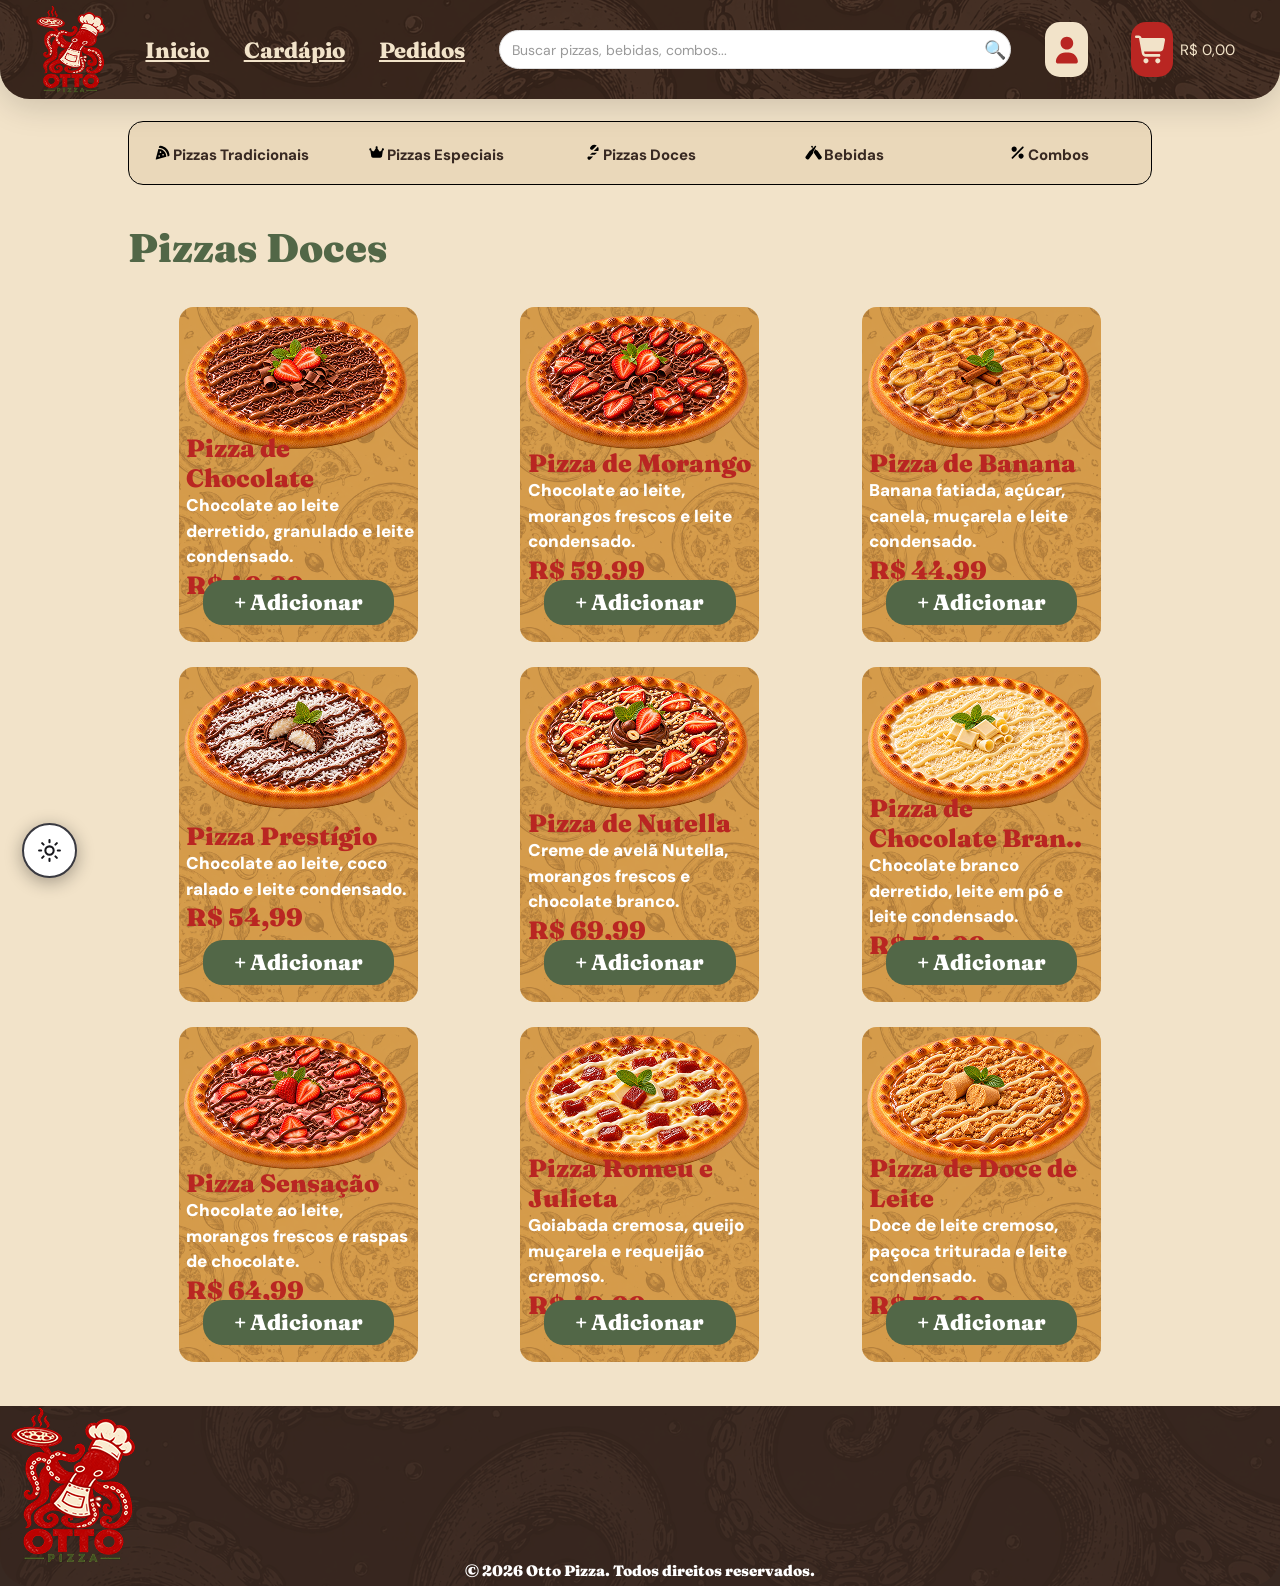
<file: PizzasDoces.html>
<!DOCTYPE html>
<html lang="en">
<head>
    <meta charset="UTF-8">
    <meta name="viewport" content="width=device-width, initial-scale=1.0">
    <title>Cardápio</title>
    <script src="Carrinho.js" defer></script>
    <script src="script.js" defer></script>
    <link rel="icon" type="image/png" href="Icon.png">
    <link rel="stylesheet" href="cardapio.css">
    <link rel="preconnect" href="https://fonts.googleapis.com">
    <link rel="preconnect" href="https://fonts.gstatic.com" crossorigin>
    <link href="https://fonts.googleapis.com/css2?family=DM+Sans:ital,opsz,wght@0,9..40,100..1000;1,9..40,100..1000&family=Fraunces:ital,opsz,wght@0,9..144,100..900;1,9..144,100..900&display=swap" rel="stylesheet">
    <link rel="stylesheet" href="responsivo.css">
</head>
<body>
    <div class="DivCabeçario">
        <div class="DivTextosCabeçario">
            <img src="Logo.png" class="logo">
            <a href="index.html" class="TextoCabecario">Inicio</a>
            <a href="cardapio.html" class="TextoCabecario">Cardápio</a>
            <a href="Pedidos.html" class="TextoCabecario">Pedidos</a>
            <div class="DivPesquisa">
                <input type="search" id="campoPesquisa" class="CampoPesquisa"
                    placeholder="Buscar pizzas, bebidas, combos..." aria-label="Pesquisar produtos">
                <button type="button" class="BotaoPesquisa" id="botaoPesquisa">
                    🔍
                </button>
            </div>
            <a href="Cadastro.html" class="DivUsurio">
                <svg xmlns="http://www.w3.org/2000/svg" viewBox="0 0 640 640" class="perfil"><!--!Font Awesome Free v7.3.1 by @fontawesome - https://fontawesome.com License - https://fontawesome.com/license/free Copyright 2026 Fonticons, Inc.--><path d="M320 312C386.3 312 440 258.3 440 192C440 125.7 386.3 72 320 72C253.7 72 200 125.7 200 192C200 258.3 253.7 312 320 312zM290.3 368C191.8 368 112 447.8 112 546.3C112 562.7 125.3 576 141.7 576L498.3 576C514.7 576 528 562.7 528 546.3C528 447.8 448.2 368 349.7 368L290.3 368z"/></svg>
            </a>
            <a href="Carrinho.html" class="DivCarrinho">
                <div class="DivDivCarrinho">
                    <svg xmlns="http://www.w3.org/2000/svg" viewBox="0 0 640 640" class="Carrinho"><!--!Font Awesome Free v7.3.1 by @fontawesome - https://fontawesome.com License - https://fontawesome.com/license/free Copyright 2026 Fonticons, Inc.--><path d="M24 48C10.7 48 0 58.7 0 72C0 85.3 10.7 96 24 96L69.3 96C73.2 96 76.5 98.8 77.2 102.6L129.3 388.9C135.5 423.1 165.3 448 200.1 448L456 448C469.3 448 480 437.3 480 424C480 410.7 469.3 400 456 400L200.1 400C188.5 400 178.6 391.7 176.5 380.3L171.4 352L475 352C505.8 352 532.2 330.1 537.9 299.8L568.9 133.9C572.6 114.2 557.5 96 537.4 96L124.7 96L124.3 94C119.5 67.4 96.3 48 69.2 48L24 48zM208 576C234.5 576 256 554.5 256 528C256 501.5 234.5 480 208 480C181.5 480 160 501.5 160 528C160 554.5 181.5 576 208 576zM432 576C458.5 576 480 554.5 480 528C480 501.5 458.5 480 432 480C405.5 480 384 501.5 384 528C384 554.5 405.5 576 432 576z"/></svg>
                </div>
                <p class="TextoCarrinho">
                    R$ 0,00
                </p>
            </a>
        </div>
    </div>
    <div class="divEscolher">
        <div class="DivDosbotoes">
            <a href="cardapio.html" class="FundoBotaoEscolher">
                <div class="DivDentroEscolher">
                    <svg xmlns="http://www.w3.org/2000/svg" viewBox="0 0 640 640"
                        class="IconPizza"><!--!Font Awesome Free v7.3.1 by @fontawesome - https://fontawesome.com License - https://fontawesome.com/license/free Copyright 2026 Fonticons, Inc.-->
                        <path
                            d="M233.7 64.9C210.9 63.3 191.8 78.9 186.2 99.6L176.5 136C357.3 136.3 503.7 282.7 504 463.5L540.4 453.8C561.2 448.3 576.7 429.1 575.1 406.3C562.5 223.5 416.5 77.5 233.7 64.9zM455.7 476.4C455.9 472.3 456 468.2 456 464C456 309.4 330.6 184 176 184C171.9 184 167.7 184.1 163.6 184.3L64.5 555.9C63 561.4 64.6 567.3 68.6 571.3C72.6 575.3 78.5 576.9 84 575.4L455.6 476.3zM240 272C257.7 272 272 286.3 272 304C272 321.7 257.7 336 240 336C222.3 336 208 321.7 208 304C208 286.3 222.3 272 240 272zM304 400C304 382.3 318.3 368 336 368C353.7 368 368 382.3 368 400C368 417.7 353.7 432 336 432C318.3 432 304 417.7 304 400zM160 448C160 430.3 174.3 416 192 416C209.7 416 224 430.3 224 448C224 465.7 209.7 480 192 480C174.3 480 160 465.7 160 448z" />
                    </svg>
                    <p class="TituloPizzas">Pizzas Tradicionais</p>
                </div>
            </a>
            <a href="PizzasEspeciais.html" class="FundoBotaoEscolher">
                <div class="DivDentroEscolher">
                    <svg xmlns="http://www.w3.org/2000/svg" viewBox="0 0 640 640"
                        class="IconPizza"><!--!Font Awesome Free v7.3.1 by @fontawesome - https://fontawesome.com License - https://fontawesome.com/license/free Copyright 2026 Fonticons, Inc.-->
                        <path
                            d="M345 151.2C354.2 143.9 360 132.6 360 120C360 97.9 342.1 80 320 80C297.9 80 280 97.9 280 120C280 132.6 285.9 143.9 295 151.2L226.6 258.8C216.6 274.5 195.3 278.4 180.4 267.2L120.9 222.7C125.4 216.3 128 208.4 128 200C128 177.9 110.1 160 88 160C65.9 160 48 177.9 48 200C48 221.8 65.5 239.6 87.2 240L119.8 457.5C124.5 488.8 151.4 512 183.1 512L456.9 512C488.6 512 515.5 488.8 520.2 457.5L552.8 240C574.5 239.6 592 221.8 592 200C592 177.9 574.1 160 552 160C529.9 160 512 177.9 512 200C512 208.4 514.6 216.3 519.1 222.7L459.7 267.3C444.8 278.5 423.5 274.6 413.5 258.9L345 151.2z" />
                    </svg>
                    <p class="TituloPizzas">Pizzas Especiais</p>
                </div>
            </a>
            <a href="PizzasDoces.html" class="FundoBotaoEscolher">
                <div class="DivDentroEscolher">
                    <svg xmlns="http://www.w3.org/2000/svg" viewBox="0 0 640 640"
                        class="IconPizza"><!--!Font Awesome Free v7.3.1 by @fontawesome - https://fontawesome.com License - https://fontawesome.com/license/free Copyright 2026 Fonticons, Inc.-->
                        <path
                            d="M517.8 103.6C548 149.2 552.5 206.9 531.1 256L365.7 256L407.1 214.6C407.9 213.8 408.6 213 409.3 212.2L517.8 103.6zM364 166.9C363.2 167.6 362.4 168.3 361.6 169.1L333.5 197.2C308.5 222.2 268 222.2 243 197.2C218 172.2 218 131.7 243 106.7L271 78.6C325.9 23.8 410.5 17.3 472.5 58.4L364 166.9zM221.7 400L301.7 320L482.7 320L400.2 402.5L400.2 400L221.7 400zM338.7 464L237.4 565.3C212.4 590.3 171.9 590.3 146.9 565.3C121.9 540.3 121.9 499.8 146.9 474.8L157.6 464.1L338.6 464.1z" />
                    </svg>
                    <p class="TituloPizzas">Pizzas Doces</p>
                </div>
            </a>
            <a href="Bebidas.html" class="FundoBotaoEscolher">
                <div class="DivDentroEscolher">
                    <svg xmlns="http://www.w3.org/2000/svg" viewBox="0 0 640 640"
                        class="IconPizza"><!--!Font Awesome Free v7.3.1 by @fontawesome - https://fontawesome.com License - https://fontawesome.com/license/free Copyright 2026 Fonticons, Inc.-->
                        <path
                            d="M401.5 113.9C321.7 274 316.9 266.4 313.6 287.1L308.4 319.9C306.5 331.9 301.8 343.4 294.7 353.3L145.8 561.1C138.2 571.7 125.4 577.3 112.4 575.7C72.1 570.7 34.6 543.5 17.1 507.2C11.4 495.4 12.6 481.4 20.2 470.8L169.1 262.9C176.2 253 185.5 244.9 196.3 239.2L225.6 223.7C244.1 213.9 235.3 211.8 361.2 84.8C362.2 80 362.2 77.5 364.8 76.8C367.8 76.1 371.4 75.8 371.1 72.2L370.7 67.6C370.5 65.7 372 64 373.9 64C378.4 63.9 387.1 65.2 399.5 74C411.8 82.9 415.9 90.8 417.2 95.1C417.8 96.9 416.6 98.8 414.8 99.3L410.3 100.4C406.9 101.3 407.8 104.8 408 107.8C408.1 110.6 405.7 111.4 401.5 113.9zM230.3 100.4C233.7 101.3 232.8 104.8 232.6 107.8C232.4 110.5 234.7 111.3 239 113.8C246.9 129.7 254.3 144.3 261.2 157.8C261.9 159.1 263.5 159.3 264.5 158.3C275.7 146.3 289.1 132.1 305 115.7C306.3 114.3 306.4 112.2 305.1 110.8C297.1 102.6 288.6 93.9 279.5 84.7C278.5 80 278.5 77.4 275.9 76.7C272.9 75.9 269.3 75.7 269.6 72.1C269.9 68.8 271 64 266.8 63.9C262.3 63.8 253.6 65 241.2 73.9C228.9 82.8 224.8 90.7 223.5 95C222.1 99.2 227.1 99.6 230.3 100.4zM620.2 470.7L471.4 262.8C458.2 244.3 444.8 239.4 415 223.7C403.8 217.8 400.8 212.8 384.5 194.8C383.5 193.7 381.6 193.9 380.9 195.3C334.6 284.1 333.8 278.1 331.9 290.1C330.2 300.8 330.6 310.1 332.2 319.9C334.1 331.9 338.8 343.4 345.9 353.3L494.8 561.2C502.4 571.8 515 577.4 527.9 575.9C568.2 571 605.9 543.9 623.6 507.3C629 495.4 627.9 481.4 620.2 470.7z" />
                    </svg>
                    <p class="TituloPizzas">Bebidas</p>
                </div>
            </a>
            <a href="Combos.html" class="FundoBotaoEscolher">
                <div class="DivDentroEscolher">
                    <svg xmlns="http://www.w3.org/2000/svg" viewBox="0 0 640 640"
                        class="IconPizza"><!--!Font Awesome Free v7.3.1 by @fontawesome - https://fontawesome.com License - https://fontawesome.com/license/free Copyright 2026 Fonticons, Inc.-->
                        <path
                            d="M288 192C288 139 245 96 192 96C139 96 96 139 96 192C96 245 139 288 192 288C245 288 288 245 288 192zM544 448C544 395 501 352 448 352C395 352 352 395 352 448C352 501 395 544 448 544C501 544 544 501 544 448zM534.6 150.6C547.1 138.1 547.1 117.8 534.6 105.3C522.1 92.8 501.8 92.8 489.3 105.3L105.3 489.3C92.8 501.8 92.8 522.1 105.3 534.6C117.8 547.1 138.1 547.1 150.6 534.6L534.6 150.6z" />
                    </svg>
                    <p class="TituloPizzas">Combos</p>
                </div>
            </a>
        </div>
    </div>
    <div class="DivTituloPizzasTradicionais">
        <div class="DivDentroTituloPizzasTradicionais">
            <p class="TItuloPizzasTradicionais">
                Pizzas Doces
            </p>
        </div>
    </div>
    <div class="PizzasTradicionais">
        <div class="DivPizzasTradicionais">
            <div class="DivProdutosFundo">
                    <div class="FundoProdutos" data-id="22">
                        <div class="Produto">
                            <img src="Pizza_Chocolate.png">
                        </div>
                        <div class="Produtos">
                            <p class="TituloProdutoVenda">Pizza de Chocolate</p>
                            <p class="TextoProdutoVenda">Chocolate ao leite derretido, granulado e leite condensado.</p>
                            <p class="TituloProdutoVenda">R$ 49,99</p>
                        </div>
                        <div class="ProdutoBotao">
                            <div class="BotaoAdicionarProduto">
                                <p class="TextoAdicionarProduto">
                                    + Adicionar
                                </p>
                            </div>
                        </div>
                    </div>
                </div>
                <div class="DivProdutosFundo">
                    <div class="FundoProdutos" data-id="23">
                        <div class="Produto">
                            <img src="Pizza_morango.png">
                        </div>
                        <div class="Produtos">
                            <p class="TituloProdutoVenda">Pizza de Morango</p>
                            <p class="TextoProdutoVenda">Chocolate ao leite, morangos frescos e leite condensado.</p>
                            <p class="TituloProdutoVenda">R$ 59,99</p>
                        </div>
                        <div class="ProdutoBotao">
                            <div class="BotaoAdicionarProduto">
                                <p class="TextoAdicionarProduto">
                                    + Adicionar
                                </p>
                            </div>
                        </div>
                    </div>
                </div>
                <div class="DivProdutosFundo">
                    <div class="FundoProdutos" data-id="24">
                        <div class="Produto">
                            <img src="Pizza_Banana.png">
                        </div>
                        <div class="Produtos">
                            <p class="TituloProdutoVenda">Pizza de Banana</p>
                            <p class="TextoProdutoVenda">Banana fatiada, açúcar, canela, muçarela e leite condensado.</p>
                            <p class="TituloProdutoVenda">R$ 44,99</p>
                        </div>
                        <div class="ProdutoBotao">
                            <div class="BotaoAdicionarProduto">
                                <p class="TextoAdicionarProduto">
                                    + Adicionar
                                </p>
                            </div>
                        </div>
                    </div>
                </div>
                <div class="DivProdutosFundo">
                    <div class="FundoProdutos" data-id="25">
                        <div class="Produto">
                            <img src="Pizza_prestigio.png">
                        </div>
                        <div class="Produtos">
                            <p class="TituloProdutoVenda">Pizza Prestígio</p>
                            <p class="TextoProdutoVenda">Chocolate ao leite, coco ralado e leite condensado.</p>
                            <p class="TituloProdutoVenda">R$ 54,99</p>
                        </div>
                        <div class="ProdutoBotao">
                            <div class="BotaoAdicionarProduto">
                                <p class="TextoAdicionarProduto">
                                    + Adicionar
                                </p>
                            </div>
                        </div>
                    </div>
                </div>
                <div class="DivProdutosFundo">
                    <div class="FundoProdutos" data-id="26">
                        <div class="Produto">
                            <img src="Pizza_nutella.png">
                        </div>
                        <div class="Produtos">
                            <p class="TituloProdutoVenda">Pizza de Nutella</p>
                            <p class="TextoProdutoVenda">Creme de avelã Nutella, morangos frescos e chocolate branco.</p>
                            <p class="TituloProdutoVenda">R$ 69,99</p>
                        </div>
                        <div class="ProdutoBotao">
                            <div class="BotaoAdicionarProduto">
                                <p class="TextoAdicionarProduto">
                                    + Adicionar
                                </p>
                            </div>
                        </div>
                    </div>
                </div>
                <div class="DivProdutosFundo">
                    <div class="FundoProdutos" data-id="27">
                        <div class="Produto">
                            <img src="Pizza_Chocolate_Branco.png">
                        </div>
                        <div class="Produtos">
                            <p class="TituloProdutoVenda">Pizza de Chocolate Bran..</p>
                            <p class="TextoProdutoVenda">Chocolate branco derretido, leite em pó e leite condensado.</p>
                            <p class="TituloProdutoVenda">R$ 54,99</p>
                        </div>
                        <div class="ProdutoBotao">
                            <div class="BotaoAdicionarProduto">
                                <p class="TextoAdicionarProduto">
                                    + Adicionar
                                </p>
                            </div>
                        </div>
                    </div>
                </div>
                <div class="DivProdutosFundo">
                    <div class="FundoProdutos" data-id="28">
                        <div class="Produto">
                            <img src="Pizza_sensação.png">
                        </div>
                        <div class="Produtos">
                            <p class="TituloProdutoVenda">Pizza Sensação</p>
                            <p class="TextoProdutoVenda">Chocolate ao leite, morangos frescos e raspas de chocolate.</p>
                            <p class="TituloProdutoVenda">R$ 64,99</p>
                        </div>
                        <div class="ProdutoBotao">
                            <div class="BotaoAdicionarProduto">
                                <p class="TextoAdicionarProduto">
                                    + Adicionar
                                </p>
                            </div>
                        </div>
                    </div>
                </div>
                <div class="DivProdutosFundo">
                    <div class="FundoProdutos" data-id="29">
                        <div class="Produto">
                            <img src="Pizza_Romeu.png">
                        </div>
                        <div class="Produtos">
                            <p class="TituloProdutoVenda">Pizza Romeu e Julieta</p>
                            <p class="TextoProdutoVenda">Goiabada cremosa, queijo muçarela e requeijão cremoso.</p>
                            <p class="TituloProdutoVenda">R$ 49,99</p>
                        </div>
                        <div class="ProdutoBotao">
                            <div class="BotaoAdicionarProduto">
                                <p class="TextoAdicionarProduto">
                                    + Adicionar
                                </p>
                            </div>
                        </div>
                    </div>
                </div>
                <div class="DivProdutosFundo">
                    <div class="FundoProdutos" data-id="30">
                        <div class="Produto">
                            <img src="Pizza_Pacoca.png">
                        </div>
                        <div class="Produtos">
                            <p class="TituloProdutoVenda">Pizza de Doce de Leite</p>
                            <p class="TextoProdutoVenda">Doce de leite cremoso, paçoca triturada e leite condensado.</p>
                            <p class="TituloProdutoVenda">R$ 59,99</p>
                        </div>
                        <div class="ProdutoBotao">
                            <div class="BotaoAdicionarProduto">
                                <p class="TextoAdicionarProduto">
                                    + Adicionar
                                </p>
                            </div>
                        </div>
                    </div>
                </div>
        </div>
    </div>
    <div class="DivRodape">
        <div class="DivCentro1">
            <img src="Logo.png">
        </div>
        <div class="DivNaoCentro">
            <p class="TextoRodape">
                © 2026 Otto Pizza. Todos direitos reservados.
            </p>
        </div>
        <div></div>
    </div>
    <button id="themeToggle" class="theme-toggle" type="button" aria-label="Ativar modo escuro" title="Alternar tema">
    </button>
</body>
</html>
</file>
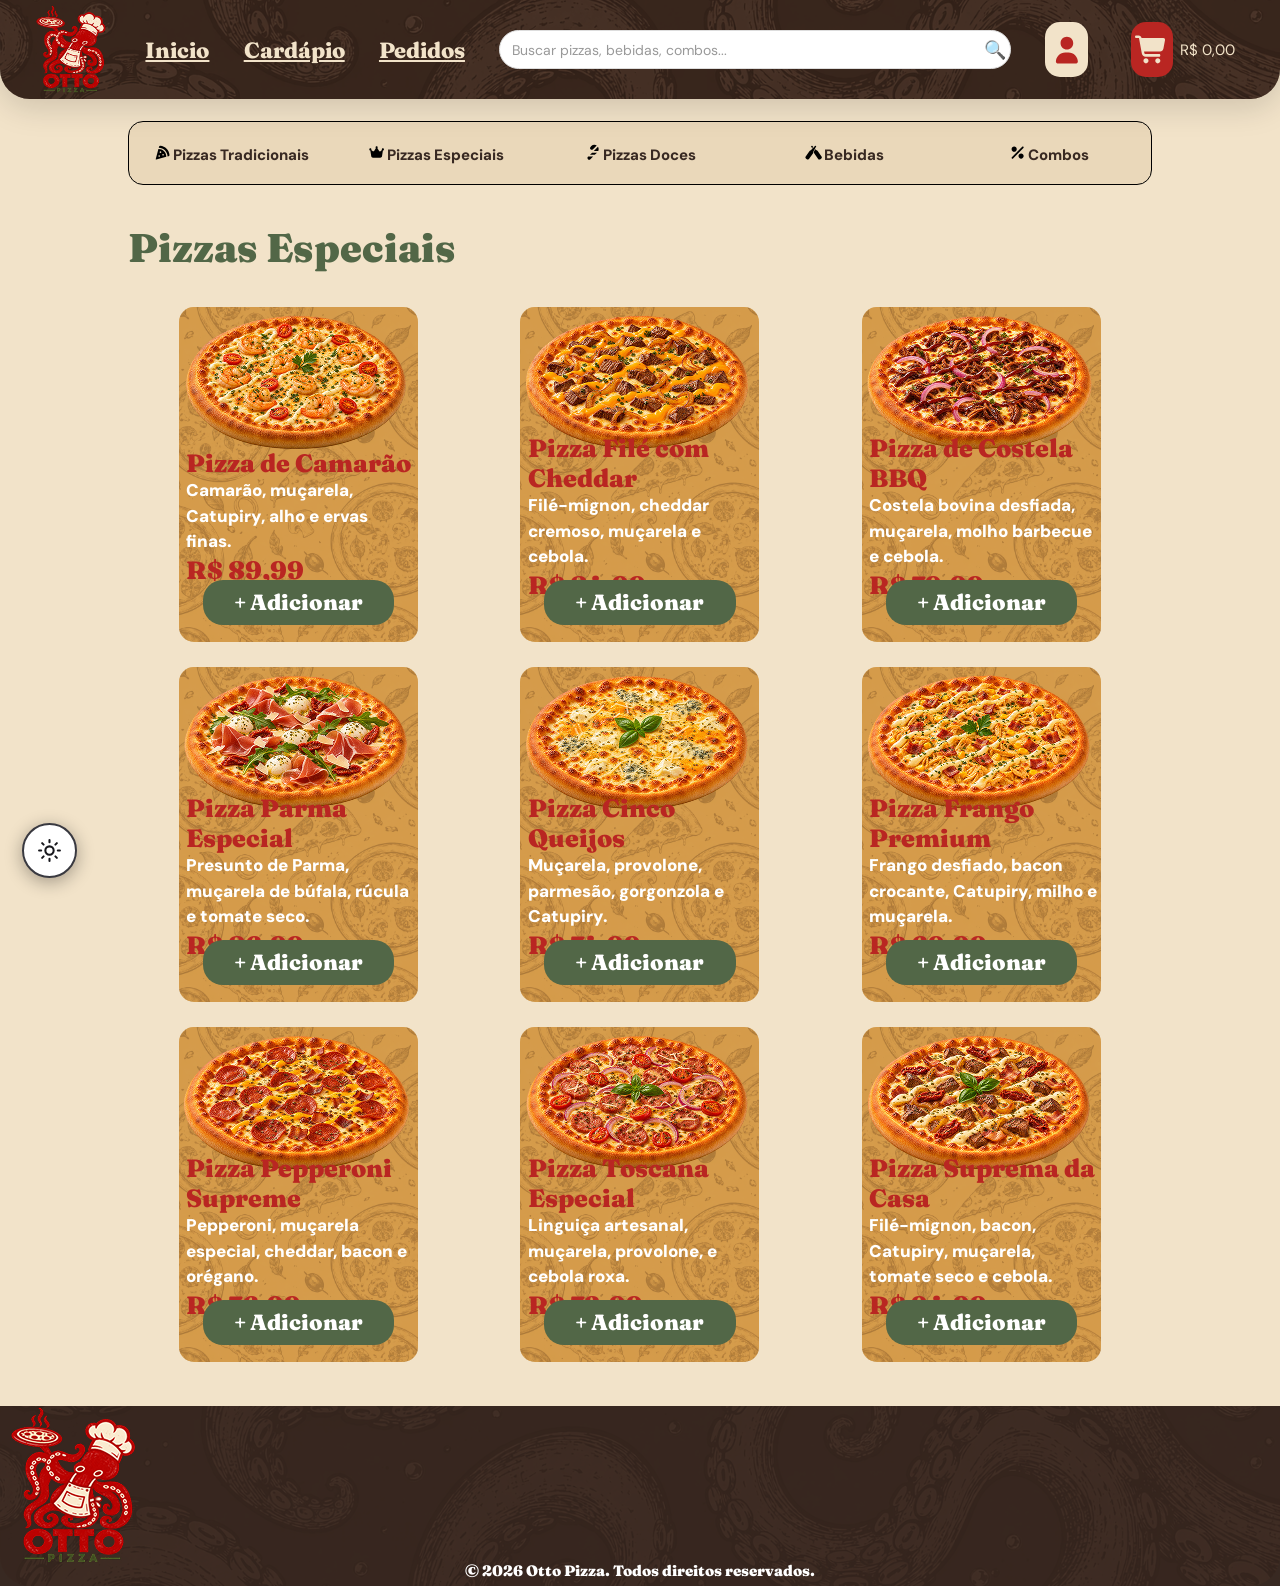
<file: PizzasEspeciais.html>
<!DOCTYPE html>
<html lang="en">
<head>
    <meta charset="UTF-8">
    <meta name="viewport" content="width=device-width, initial-scale=1.0">
    <title>Cardápio</title>
    <script src="Carrinho.js" defer></script>
    <script src="script.js" defer></script>
    <link rel="icon" type="image/png" href="Icon.png">
    <link rel="stylesheet" href="cardapio.css">
    <link rel="preconnect" href="https://fonts.googleapis.com">
    <link rel="preconnect" href="https://fonts.gstatic.com" crossorigin>
    <link href="https://fonts.googleapis.com/css2?family=DM+Sans:ital,opsz,wght@0,9..40,100..1000;1,9..40,100..1000&family=Fraunces:ital,opsz,wght@0,9..144,100..900;1,9..144,100..900&display=swap" rel="stylesheet">
    <link rel="stylesheet" href="responsivo.css">
</head>
<body>
    <div class="DivCabeçario">
        <div class="DivTextosCabeçario">
            <img src="Logo.png" class="logo">
            <a href="index.html" class="TextoCabecario">Inicio</a>
            <a href="cardapio.html" class="TextoCabecario">Cardápio</a>
            <a href="Pedidos.html" class="TextoCabecario">Pedidos</a>
            <div class="DivPesquisa">
                <input type="search" id="campoPesquisa" class="CampoPesquisa"
                    placeholder="Buscar pizzas, bebidas, combos..." aria-label="Pesquisar produtos">
                <button type="button" class="BotaoPesquisa" id="botaoPesquisa">
                    🔍
                </button>
            </div>
            <a href="Cadastro.html" class="DivUsurio">
                <svg xmlns="http://www.w3.org/2000/svg" viewBox="0 0 640 640" class="perfil"><!--!Font Awesome Free v7.3.1 by @fontawesome - https://fontawesome.com License - https://fontawesome.com/license/free Copyright 2026 Fonticons, Inc.--><path d="M320 312C386.3 312 440 258.3 440 192C440 125.7 386.3 72 320 72C253.7 72 200 125.7 200 192C200 258.3 253.7 312 320 312zM290.3 368C191.8 368 112 447.8 112 546.3C112 562.7 125.3 576 141.7 576L498.3 576C514.7 576 528 562.7 528 546.3C528 447.8 448.2 368 349.7 368L290.3 368z"/></svg>
            </a>
            <a href="Carrinho.html" class="DivCarrinho">
                <div class="DivDivCarrinho">
                    <svg xmlns="http://www.w3.org/2000/svg" viewBox="0 0 640 640" class="Carrinho"><!--!Font Awesome Free v7.3.1 by @fontawesome - https://fontawesome.com License - https://fontawesome.com/license/free Copyright 2026 Fonticons, Inc.--><path d="M24 48C10.7 48 0 58.7 0 72C0 85.3 10.7 96 24 96L69.3 96C73.2 96 76.5 98.8 77.2 102.6L129.3 388.9C135.5 423.1 165.3 448 200.1 448L456 448C469.3 448 480 437.3 480 424C480 410.7 469.3 400 456 400L200.1 400C188.5 400 178.6 391.7 176.5 380.3L171.4 352L475 352C505.8 352 532.2 330.1 537.9 299.8L568.9 133.9C572.6 114.2 557.5 96 537.4 96L124.7 96L124.3 94C119.5 67.4 96.3 48 69.2 48L24 48zM208 576C234.5 576 256 554.5 256 528C256 501.5 234.5 480 208 480C181.5 480 160 501.5 160 528C160 554.5 181.5 576 208 576zM432 576C458.5 576 480 554.5 480 528C480 501.5 458.5 480 432 480C405.5 480 384 501.5 384 528C384 554.5 405.5 576 432 576z"/></svg>
                </div>
                <p class="TextoCarrinho">
                    R$ 0,00
                </p>
            </a>
        </div>
    </div>
    <div class="divEscolher">
        <div class="DivDosbotoes">
            <a href="cardapio.html" class="FundoBotaoEscolher">
                <div class="DivDentroEscolher">
                    <svg xmlns="http://www.w3.org/2000/svg" viewBox="0 0 640 640"
                        class="IconPizza"><!--!Font Awesome Free v7.3.1 by @fontawesome - https://fontawesome.com License - https://fontawesome.com/license/free Copyright 2026 Fonticons, Inc.-->
                        <path
                            d="M233.7 64.9C210.9 63.3 191.8 78.9 186.2 99.6L176.5 136C357.3 136.3 503.7 282.7 504 463.5L540.4 453.8C561.2 448.3 576.7 429.1 575.1 406.3C562.5 223.5 416.5 77.5 233.7 64.9zM455.7 476.4C455.9 472.3 456 468.2 456 464C456 309.4 330.6 184 176 184C171.9 184 167.7 184.1 163.6 184.3L64.5 555.9C63 561.4 64.6 567.3 68.6 571.3C72.6 575.3 78.5 576.9 84 575.4L455.6 476.3zM240 272C257.7 272 272 286.3 272 304C272 321.7 257.7 336 240 336C222.3 336 208 321.7 208 304C208 286.3 222.3 272 240 272zM304 400C304 382.3 318.3 368 336 368C353.7 368 368 382.3 368 400C368 417.7 353.7 432 336 432C318.3 432 304 417.7 304 400zM160 448C160 430.3 174.3 416 192 416C209.7 416 224 430.3 224 448C224 465.7 209.7 480 192 480C174.3 480 160 465.7 160 448z" />
                    </svg>
                    <p class="TituloPizzas">Pizzas Tradicionais</p>
                </div>
            </a>
            <a href="PizzasEspeciais.html" class="FundoBotaoEscolher">
                <div class="DivDentroEscolher">
                    <svg xmlns="http://www.w3.org/2000/svg" viewBox="0 0 640 640"
                        class="IconPizza"><!--!Font Awesome Free v7.3.1 by @fontawesome - https://fontawesome.com License - https://fontawesome.com/license/free Copyright 2026 Fonticons, Inc.-->
                        <path
                            d="M345 151.2C354.2 143.9 360 132.6 360 120C360 97.9 342.1 80 320 80C297.9 80 280 97.9 280 120C280 132.6 285.9 143.9 295 151.2L226.6 258.8C216.6 274.5 195.3 278.4 180.4 267.2L120.9 222.7C125.4 216.3 128 208.4 128 200C128 177.9 110.1 160 88 160C65.9 160 48 177.9 48 200C48 221.8 65.5 239.6 87.2 240L119.8 457.5C124.5 488.8 151.4 512 183.1 512L456.9 512C488.6 512 515.5 488.8 520.2 457.5L552.8 240C574.5 239.6 592 221.8 592 200C592 177.9 574.1 160 552 160C529.9 160 512 177.9 512 200C512 208.4 514.6 216.3 519.1 222.7L459.7 267.3C444.8 278.5 423.5 274.6 413.5 258.9L345 151.2z" />
                    </svg>
                    <p class="TituloPizzas">Pizzas Especiais</p>
                </div>
            </a>
            <a href="PizzasDoces.html" class="FundoBotaoEscolher">
                <div class="DivDentroEscolher">
                    <svg xmlns="http://www.w3.org/2000/svg" viewBox="0 0 640 640"
                        class="IconPizza"><!--!Font Awesome Free v7.3.1 by @fontawesome - https://fontawesome.com License - https://fontawesome.com/license/free Copyright 2026 Fonticons, Inc.-->
                        <path
                            d="M517.8 103.6C548 149.2 552.5 206.9 531.1 256L365.7 256L407.1 214.6C407.9 213.8 408.6 213 409.3 212.2L517.8 103.6zM364 166.9C363.2 167.6 362.4 168.3 361.6 169.1L333.5 197.2C308.5 222.2 268 222.2 243 197.2C218 172.2 218 131.7 243 106.7L271 78.6C325.9 23.8 410.5 17.3 472.5 58.4L364 166.9zM221.7 400L301.7 320L482.7 320L400.2 402.5L400.2 400L221.7 400zM338.7 464L237.4 565.3C212.4 590.3 171.9 590.3 146.9 565.3C121.9 540.3 121.9 499.8 146.9 474.8L157.6 464.1L338.6 464.1z" />
                    </svg>
                    <p class="TituloPizzas">Pizzas Doces</p>
                </div>
            </a>
            <a href="Bebidas.html" class="FundoBotaoEscolher">
                <div class="DivDentroEscolher">
                    <svg xmlns="http://www.w3.org/2000/svg" viewBox="0 0 640 640"
                        class="IconPizza"><!--!Font Awesome Free v7.3.1 by @fontawesome - https://fontawesome.com License - https://fontawesome.com/license/free Copyright 2026 Fonticons, Inc.-->
                        <path
                            d="M401.5 113.9C321.7 274 316.9 266.4 313.6 287.1L308.4 319.9C306.5 331.9 301.8 343.4 294.7 353.3L145.8 561.1C138.2 571.7 125.4 577.3 112.4 575.7C72.1 570.7 34.6 543.5 17.1 507.2C11.4 495.4 12.6 481.4 20.2 470.8L169.1 262.9C176.2 253 185.5 244.9 196.3 239.2L225.6 223.7C244.1 213.9 235.3 211.8 361.2 84.8C362.2 80 362.2 77.5 364.8 76.8C367.8 76.1 371.4 75.8 371.1 72.2L370.7 67.6C370.5 65.7 372 64 373.9 64C378.4 63.9 387.1 65.2 399.5 74C411.8 82.9 415.9 90.8 417.2 95.1C417.8 96.9 416.6 98.8 414.8 99.3L410.3 100.4C406.9 101.3 407.8 104.8 408 107.8C408.1 110.6 405.7 111.4 401.5 113.9zM230.3 100.4C233.7 101.3 232.8 104.8 232.6 107.8C232.4 110.5 234.7 111.3 239 113.8C246.9 129.7 254.3 144.3 261.2 157.8C261.9 159.1 263.5 159.3 264.5 158.3C275.7 146.3 289.1 132.1 305 115.7C306.3 114.3 306.4 112.2 305.1 110.8C297.1 102.6 288.6 93.9 279.5 84.7C278.5 80 278.5 77.4 275.9 76.7C272.9 75.9 269.3 75.7 269.6 72.1C269.9 68.8 271 64 266.8 63.9C262.3 63.8 253.6 65 241.2 73.9C228.9 82.8 224.8 90.7 223.5 95C222.1 99.2 227.1 99.6 230.3 100.4zM620.2 470.7L471.4 262.8C458.2 244.3 444.8 239.4 415 223.7C403.8 217.8 400.8 212.8 384.5 194.8C383.5 193.7 381.6 193.9 380.9 195.3C334.6 284.1 333.8 278.1 331.9 290.1C330.2 300.8 330.6 310.1 332.2 319.9C334.1 331.9 338.8 343.4 345.9 353.3L494.8 561.2C502.4 571.8 515 577.4 527.9 575.9C568.2 571 605.9 543.9 623.6 507.3C629 495.4 627.9 481.4 620.2 470.7z" />
                    </svg>
                    <p class="TituloPizzas">Bebidas</p>
                </div>
            </a>
            <a href="Combos.html" class="FundoBotaoEscolher">
                <div class="DivDentroEscolher">
                    <svg xmlns="http://www.w3.org/2000/svg" viewBox="0 0 640 640"
                        class="IconPizza"><!--!Font Awesome Free v7.3.1 by @fontawesome - https://fontawesome.com License - https://fontawesome.com/license/free Copyright 2026 Fonticons, Inc.-->
                        <path
                            d="M288 192C288 139 245 96 192 96C139 96 96 139 96 192C96 245 139 288 192 288C245 288 288 245 288 192zM544 448C544 395 501 352 448 352C395 352 352 395 352 448C352 501 395 544 448 544C501 544 544 501 544 448zM534.6 150.6C547.1 138.1 547.1 117.8 534.6 105.3C522.1 92.8 501.8 92.8 489.3 105.3L105.3 489.3C92.8 501.8 92.8 522.1 105.3 534.6C117.8 547.1 138.1 547.1 150.6 534.6L534.6 150.6z" />
                    </svg>
                    <p class="TituloPizzas">Combos</p>
                </div>
            </a>
        </div>
    </div>
    <div class="DivTituloPizzasTradicionais">
        <div class="DivDentroTituloPizzasTradicionais">
            <p class="TItuloPizzasTradicionais">
                Pizzas Especiais
            </p>
        </div>
    </div>
    <div class="PizzasTradicionais">
        <div class="DivPizzasTradicionais">
            <div class="DivProdutosFundo">
                    <div class="FundoProdutos" data-id="13">
                        <div class="Produto">
                            <img src="Pizza_Camarao.png">
                        </div>
                        <div class="Produtos">
                            <p class="TituloProdutoVenda">Pizza de Camarão</p>
                            <p class="TextoProdutoVenda">Camarão, muçarela, Catupiry, alho e ervas finas.</p>
                            <p class="TituloProdutoVenda">R$ 89,99</p>
                        </div>
                        <div class="ProdutoBotao">
                            <div class="BotaoAdicionarProduto">
                                <p class="TextoAdicionarProduto">
                                    + Adicionar
                                </p>
                            </div>
                        </div>
                    </div>
                </div>
                <div class="DivProdutosFundo">
                    <div class="FundoProdutos" data-id="14">
                        <div class="Produto">
                            <img src="Pizz_FileComCheddar.png">
                        </div>
                        <div class="Produtos">
                            <p class="TituloProdutoVenda">Pizza Filé com Cheddar</p>
                            <p class="TextoProdutoVenda">Filé-mignon, cheddar cremoso, muçarela e cebola.</p>
                            <p class="TituloProdutoVenda">R$ 84,99</p>
                        </div>
                        <div class="ProdutoBotao">
                            <div class="BotaoAdicionarProduto">
                                <p class="TextoAdicionarProduto">
                                    + Adicionar
                                </p>
                            </div>
                        </div>
                    </div>
                </div>
                <div class="DivProdutosFundo">
                    <div class="FundoProdutos" data-id="15">
                        <div class="Produto">
                            <img src="Pizza_BBQ.png">
                        </div>
                        <div class="Produtos">
                            <p class="TituloProdutoVenda">Pizza de Costela BBQ</p>
                            <p class="TextoProdutoVenda">Costela bovina desfiada, muçarela, molho barbecue e cebola.</p>
                            <p class="TituloProdutoVenda">R$ 79,99</p>
                        </div>
                        <div class="ProdutoBotao">
                            <div class="BotaoAdicionarProduto">
                                <p class="TextoAdicionarProduto">
                                    + Adicionar
                                </p>
                            </div>
                        </div>
                    </div>
                </div>
                <div class="DivProdutosFundo">
                    <div class="FundoProdutos" data-id="16">
                        <div class="Produto">
                            <img src="Pizza_Parma.png">
                        </div>
                        <div class="Produtos">
                            <p class="TituloProdutoVenda">Pizza Parma Especial</p>
                            <p class="TextoProdutoVenda">Presunto de Parma, muçarela de búfala, rúcula e tomate seco.</p>
                            <p class="TituloProdutoVenda">R$ 86,99</p>
                        </div>
                        <div class="ProdutoBotao">
                            <div class="BotaoAdicionarProduto">
                                <p class="TextoAdicionarProduto">
                                    + Adicionar
                                </p>
                            </div>
                        </div>
                    </div>
                </div>
                <div class="DivProdutosFundo">
                    <div class="FundoProdutos" data-id="17">
                        <div class="Produto">
                            <img src="Pizza_CincoQueijos.png">
                        </div>
                        <div class="Produtos">
                            <p class="TituloProdutoVenda">Pizza Cinco Queijos</p>
                            <p class="TextoProdutoVenda">Muçarela, provolone, parmesão, gorgonzola e Catupiry.</p>
                            <p class="TituloProdutoVenda">R$ 74,99</p>
                        </div>
                        <div class="ProdutoBotao">
                            <div class="BotaoAdicionarProduto">
                                <p class="TextoAdicionarProduto">
                                    + Adicionar
                                </p>
                            </div>
                        </div>
                    </div>
                </div>
                <div class="DivProdutosFundo">
                    <div class="FundoProdutos" data-id="18">
                        <div class="Produto">
                            <img src="Pizza_FrangoSupreme.png">
                        </div>
                        <div class="Produtos">
                            <p class="TituloProdutoVenda">Pizza Frango Premium</p>
                            <p class="TextoProdutoVenda">Frango desfiado, bacon crocante, Catupiry, milho e muçarela.</p>
                            <p class="TituloProdutoVenda">R$ 69,99</p>
                        </div>
                        <div class="ProdutoBotao">
                            <div class="BotaoAdicionarProduto">
                                <p class="TextoAdicionarProduto">
                                    + Adicionar
                                </p>
                            </div>
                        </div>
                    </div>
                </div>
                <div class="DivProdutosFundo">
                    <div class="FundoProdutos" data-id="19">
                        <div class="Produto">
                            <img src="Pizza_PeperroniEspecial.png">
                        </div>
                        <div class="Produtos">
                            <p class="TituloProdutoVenda">Pizza Pepperoni Supreme</p>
                            <p class="TextoProdutoVenda">Pepperoni, muçarela especial, cheddar, bacon e orégano.</p>
                            <p class="TituloProdutoVenda">R$ 76,99</p>
                        </div>
                        <div class="ProdutoBotao">
                            <div class="BotaoAdicionarProduto">
                                <p class="TextoAdicionarProduto">
                                    + Adicionar
                                </p>
                            </div>
                        </div>
                    </div>
                </div>
                <div class="DivProdutosFundo">
                    <div class="FundoProdutos" data-id="20">
                        <div class="Produto">
                            <img src="Pizza_Toscana.png">
                        </div>
                        <div class="Produtos">
                            <p class="TituloProdutoVenda">Pizza Toscana Especial</p>
                            <p class="TextoProdutoVenda">Linguiça artesanal, muçarela, provolone, e cebola roxa.</p>
                            <p class="TituloProdutoVenda">R$ 72,99</p>
                        </div>
                        <div class="ProdutoBotao">
                            <div class="BotaoAdicionarProduto">
                                <p class="TextoAdicionarProduto">
                                    + Adicionar
                                </p>
                            </div>
                        </div>
                    </div>
                </div>
                <div class="DivProdutosFundo">
                    <div class="FundoProdutos" data-id="21">
                        <div class="Produto">
                            <img src="Pizza_Supreme.png">
                        </div>
                        <div class="Produtos">
                            <p class="TituloProdutoVenda">Pizza Suprema da Casa</p>
                            <p class="TextoProdutoVenda">Filé-mignon, bacon, Catupiry, muçarela, tomate seco e cebola.</p>
                            <p class="TituloProdutoVenda">R$ 94,99</p>
                        </div>
                        <div class="ProdutoBotao">
                            <div class="BotaoAdicionarProduto">
                                <p class="TextoAdicionarProduto">
                                    + Adicionar
                                </p>
                            </div>
                        </div>
                    </div>
                </div>
        </div>
    </div>
    <div class="DivRodape">
        <div class="DivCentro1">
            <img src="Logo.png">
        </div>
        <div class="DivNaoCentro">
            <p class="TextoRodape">
                © 2026 Otto Pizza. Todos direitos reservados.
            </p>
        </div>
        <div></div>
    </div>
    <button id="themeToggle" class="theme-toggle" type="button" aria-label="Ativar modo escuro" title="Alternar tema">
    </button>
</body>
</html>
</file>
<file: style.css>
body{
    margin: 0;
    background-color: #F2E3C9;
}
.DivCabeçario{
  position: sticky;
  top: 0;
  left: 0;
  z-index: 1000; 
  background-color: #382922;
  isolation: isolate;
  border-bottom-left-radius: 30px;
  border-bottom-right-radius: 30px;
  width: 100%;
  height: 11vh;
}

.DivCabeçario::before {
  content: "";
  position: absolute;
  inset: 0;
  background-image: url(Background_cabeçario.png);
  background-size: cover;
  background-position: center;
  opacity: 0.4;
  z-index: -1;
  border-bottom-left-radius: 30px;
  border-bottom-right-radius: 30px;
}
.DivTextosCabeçario{
    width: 100%;
    height: 100%;
    display: flex;
    align-items: center;
    justify-content: space-around;
}
.logo{
    height: 96%;
    width: auto;
    margin-left: 1%;
}
.TextoCabecario{
    font-size: 22px;
    color: #F2E3C9;
    font-family: "Fraunces", serif;
    font-weight: 800;
    transition: 0.3s ease-in-out;
    cursor: pointer;
    text-decoration: none;
}
.TextoCabecario:hover{
    color: #B92622;
    text-decoration: underline;
    transition: 0.3s;
}
.DivPesquisa{
    width: 40%;
    height: 40%;
    border-radius: 15px;
    background-color: white;
}
.DivUsurio{
    width: 3.3%;
    height: 55%;
    border-radius: 15px;
    background-color: #F2E3C9;
    display: flex;
    justify-content: center;
    align-items: center;
    transition: 0.3s ease-in-out;
}
.DivUsurio:hover{
    background-color: #B92622;
    transition: 0.3s;
    .perfil{
  fill: #F2E3C9;
}
}
.perfil{
    width: 80%;
    height: auto;
}
.DivCarrinho{
    width: 10%;
    height: 100%;
    display: flex;
    justify-content: center;
    align-items: center;
    margin-right: 1%;
}
.DivDivCarrinho{
    width: 33%;
    height: 55%;
    background-color: #B92622;
    border-radius: 15px;
    display: flex;
    justify-content: center;
    align-items: center;
    transition: 0.3s ease-in-out;
}
.DivDivCarrinho:hover{
    background-color: #F2E3C9;
    transition: 0.3s;
    .Carrinho{
    fill: #B92622;
}
}
.Carrinho{
    width: 80%;
    height: auto;
}
.TextoCarrinho{
    font-size: 15px;
    color: #F2E3C9;
    font-family: "DM Sans", sans-serif;
    margin-left: 5%;
}
.perfil{
  fill: #B92622;
  transition: fill 0.3s ease-in-out;
}
.perfil:hover{
  fill: #F2E3C9;
}
.Carrinho{
    fill: #F2E3C9;
    transition: fill 0.3s ease-in-out;
}
.DivPropaganda{
    width: 100%;
    height: 89vh;
    display: flex;
    justify-content: center;
    align-items: center;
}
.divFundoPropaganda{
  position: relative;
  background-color: #526747;
  isolation: isolate;
  width: 80%;
  height: 90%;
  border-radius: 15px;
}

.divFundoPropaganda::before {
  content: "";
  position: absolute;
  inset: 0;
  background-image: url(Background_propaganda.png);
  background-size: cover;
  background-position: center;
  opacity: 0.4;
  z-index: -1;
  border-radius: 15px;
}
.DivDivPropaganda{
    width: 100%;
    height: 100%;
    display: grid;
    grid-template-columns: 50% 50%;
}
.TextoPropaganda{
    display: flex;
    justify-content: center;
    flex-direction: column;
    margin: 3%;
}
.TituloPropaganda{
    text-align: start;
    font-size: 46px;
    font-family: "Fraunces", serif;
    font-weight: 800;
    margin: 3%;
    color: white;
}
.SpanPropaganda{
    color: #D5A052;
}
.TextoTextoPropaganda{
    font-family: "DM Sans", sans-serif;
    font-size: 22px;
    font-weight: 700;
    color: white;
    margin: 3%;
}
.botaoPropaganda{
    width: 50%;
    height: 10%;
    background-color: #D5A052;
    margin: 3%;
    border-radius: 15px;
    display: flex;
    justify-content: center;
    align-items: center;
    transition: 0.3s ease-in-out;
    text-decoration: none;
}
.TextoBotao{
    color: white;
    font-size: 27px;
    font-family: "Fraunces", serif;
    font-weight: 800;
    text-decoration: none;
}
.DivImagem{
    display: flex;
    justify-content: center;
    align-items: end;
}
.imagemPropaganda{
    height: 90%;
    width: auto;
}
.botaoPropaganda:hover{
    background-color: #B92622;
    transition: 0.3s;
    .TextoBotao{
        color: white;
    }
}
.DivProdutosEmAlta{
    width: 100%;
    height: 60vh;
    display: grid;
    grid-template-rows: 25% 75%;
}
.DivTextoProdutosEmAlta{
    width: 100%;
    height: 100%;
    display: flex;
    justify-content: center;
    align-items: center;
}
.DivDivTextoProdutos{
    width: 80%;
    height: 100%;
    display: flex;
    justify-content: space-between;
    align-items: center;
}
.TituloProdutos{
    font-size: 40px;
    font-family: "Fraunces", serif;
    font-weight: 900;
    color: #B92622;
    margin: 0;
}
.TextoProdutos{
    font-size: 25px;
    font-family: "DM Sans", sans-serif;
    font-weight: 900;
    color: #526747;
    margin: 0;
    margin-top: 1%;
    line-height: 1.8;
}
.DivBotaoProdutos{
    width: 30%;
    height: 100%;
    display: flex;
    justify-content: center;
    align-items: center;
}
.botaoProdutos{
    width: 20%;
    height: 50%;
    background-color: #B92622;
    display: flex;
    justify-content: center;
    align-items: center;
    border-radius: 20px;
    text-decoration: none;
    transition: 0.3s ease-in-out;
}
.TextoBotaoProdutos{
    font-size: 25px;
    color: #fff;
    font-family: "Fraunces", serif;
    font-weight: 900;
    text-decoration: none;
}
.ProdutosProdutos{
    width: 100%;
    height: 100%;
    display: flex;
    justify-content: center;
    align-items: center;
}
.DivProdutosProdutos{
    width: 80%;
    height: 100%;
    display: grid;
    grid-template-columns: repeat(3, 33.33%);
}
.DivProdutosFundo{
    display: flex;
    justify-content: center;
    align-items: center;
}
.FundoProdutos{
  position: relative;
  background-color: #D5A052;
  isolation: isolate;
  width: 80%;
  height: 93%;
  border-radius: 15px;
  display: grid;
  grid-template-rows: 50% 30% 20%;
}

.FundoProdutos::before {
  content: "";
  position: absolute;
  inset: 0;
  background-image: url(Background_Produtos.png);
  background-size: cover;
  background-position: center;
  opacity: 0.4;
  z-index: -1;
  border-radius: 15px;
}
.Produto{
    display: flex;
    justify-content: center;
    align-items: center;
}
.Produtos{
    display: flex;
    justify-content: space-around;
    flex-direction: column;
}
.TituloProdutoVenda{
    font-size: 25px;
    font-family: "Fraunces", serif;
    font-weight: 900;
    color: #B92622;
    margin: 0;
    margin-left: 3%;
}
.TextoProdutoVenda{
    font-size: 19px;
    font-family: "DM Sans", sans-serif;
    color: #fff;
    font-weight: 900;
    margin: 0;
    margin-left: 3%;
    line-height: 1.5;
}
.BotaoAdicionarProduto{
    width: 80%;
    height: 70%;
    background-color: #526747;
    margin-top: 2%;
    border-radius: 20px;
    display: flex;
    justify-content: center;
    align-items: center;
}
.TextoAdicionarProduto{
    font-size: 22px;
    font-family: "Fraunces", serif;
    font-weight: 900;
    color: #fff;
    margin: 0;
}
.DivLocais{
    width: 100%;
    height: 55vh;
    display: flex;
    justify-content: center;
    align-items: center;
}
.divFundoLocais{
    width: 90%;
    height: 100%;
    display: grid;
    grid-template-columns: 50% 50%;
}
.DivLocaisCentro{
    display: flex;
    justify-content: center;
    align-items: center;
}
.FundoLocais{
    position: relative;
    background-color: #382922;
    isolation: isolate;
    width: 95%;
    height: 80%;
    border-radius: 15px;
    display: grid;
    grid-template-columns: 45% 55%;
  }
  
.FundoLocais::before {
    content: "";
    position: absolute;
    inset: 0;
    background-image: url(Background_cabeçario.png);
    background-size: cover;
    background-position: center;
    opacity: 0.4;
    z-index: -1;
    border-radius: 15px;
  }
.DivTextoLocais{
    display: grid;
    grid-template-rows: 30% 40% 30%;
}
.DivCentro1{
    display: flex;
    justify-content: center;
    align-items: center;
    flex-direction: column;
}
.DivTituloLocal{
    width: 100%;
    height: 15vh;
    display: flex;
    justify-content: end;
    align-items: center;
    flex-direction: column;
}
.TituloLocal{
    font-size: 45px;
    font-family: "Fraunces", serif;
    font-weight: 900;
    color: #B92622;
    margin: 0;
}
.SpanAmarelo{
    color: #D5A052;
}
.TextoTituloLocal{
    font-size: 22px;
    font-family: "DM Sans", sans-serif;
    color: #382922;
    font-weight: 900;
    margin: 0;
}
.LocalTitulo{
    font-size: 35px;
    font-family: "Fraunces", serif;
    font-weight: 900;
    color: #D5A052;
    margin: 0;
}
.LocalTexto{
    font-size: 19px;
    font-family: "DM Sans", sans-serif;
    color: #fff;
    font-weight: 700;
    margin: 0;
    line-height: 1.5;
    margin-left: 3%;
}
.DivTextoLocal{
    margin-top: 4%;
    width: 100%;
    display: flex;
    align-items: center;
    justify-content: center;
}
.Point{
    width: 10%;
    height: auto;
}
.BotaoLocal{
    width: 80%;
    height: 50%;
    background-color: #B92622;
    border-radius: 30px;
    text-decoration: none;
    display: flex;
    justify-content: center;
    align-items: center;
}
.DivImagemLocal{
    display: flex;
    justify-content: center;
    align-items: center;
}
.ImagemLocal{
    width: 90%;
    height: 85%;
    background-image: url(ImagemLocal1.png);
    background-size: cover;
    background-position: center;
    border-radius: 30px;

}
.ImagemLocal2{
    width: 90%;
    height: 85%;
    background-image: url(ImagemLocal2.png);
    background-size: cover;
    background-position: center;
    border-radius: 30px;
}
.DivDelivery{
    width: 100%;
    height: 95vh;
    display: flex;
    justify-content: center;
    align-items: center;
}
.DivFundoDelivery{
    position: relative;
    background-color: #EAD8BA;
    isolation: isolate;
    width: 80%;
    height: 85%;
    border-radius: 15px;
    display: grid;
    grid-template-columns: 50% 50%;
}
  
.DivFundoDelivery::before {
    content: "";
    position: absolute;
    inset: 0;
    background-image: url(Pizza_fundo.png);
    background-size: cover;
    background-position: center;
    opacity: 0.4;
    z-index: -1;
    border-radius: 15px;
}
.TextinhoDelivery{
    font-size: 25px;
    font-family: "Fraunces", serif;
    font-weight: 900;
    color: #B92622;
    margin: 0;
    margin-left: 5%;
}
.DivTextosDelivery{
    display: flex;
    justify-content: center;
    flex-direction: column;
}
.TituloDelivery{
    font-size: 45px;
    font-family: "Fraunces", serif;
    font-weight: 900;
    color: #382922;
    margin: 0;
    margin-top: 3%;
    margin-left: 5%;
}
.SpanVermelho{
    color: #B92622;
}
.TextoDelivery{
    font-size: 23px;
    font-family: "Fraunces", serif;
    font-weight: 900;
    color: #382922;
    margin: 0;
    margin-top: 3%;
    margin-left: 5%;
}
.BotaoDelivery{
    width: 50%;
    height: 10%;
    background-color: #B92622;
    margin-top: 5%;
    margin-left: 5%;
    border-radius: 30px;
    display: flex;
    justify-content: center;
    align-items: center;
    text-decoration: none;
    transition: 0.3s ease-in-out;
}
.BotaoDelivery:hover{
    background-color: #526747;
    transition: 0.3s;
}
.DivImagemDelivery{
    display: flex;
    justify-content: center;
    align-items: end;
}
.ImagemDelivery{
    height: 80%;
    width: auto;
}
.DivRodape{
  position: relative;
  background-color: #382922;
  isolation: isolate;
  width: 100%;
  height: 20vh;
  display: grid;
  grid-template-columns: 25% 50% 25%;
}

.DivRodape::before {
  content: "";
  position: absolute;
  inset: 0;
  background-image: url(Background_cabeçario.png);
  background-size: cover;
  background-position: center;
  opacity: 0.2;
  z-index: -1;
  border-bottom-left-radius: 30px;
  border-bottom-right-radius: 30px;
}
.DivNaoCentro{
    display: flex;
    justify-content: center;
    align-items: end;
}
.TextoRodape{
    font-size: 15px;
    font-family: "Fraunces", serif;
    font-weight: 900;
    color: #fff;
    margin: 0;
    margin-bottom: 1%;
}
.botaoProdutos:hover{
    background-color: #526747;
    transition: 0.3s;
}
.TextoBotaoLocal{
    text-decoration: none;
    color: white;
    font-size: 25px;
    font-family: "Fraunces", serif;
    font-weight: 900;
    margin: 0;
}
.DivCarrinho{
    text-decoration: none;
}
.DivPesquisa {
    display: flex;
    align-items: center;
    background-color: white;
    border: 1px solid #dddddd;
    border-radius: 25px;
    width: 40%;
    height: 40%;
    box-sizing: border-box;
}

.CampoPesquisa {
    flex: 1;
    min-width: 0;
    border: none;
    outline: none;
    background: transparent;
    font-family: "DM Sans", sans-serif;
    font-size: 14px;
    color: #333333;
    margin-left: 2%;
}

.CampoPesquisa::placeholder {
    color: #999999;
}

.BotaoPesquisa {
    border: none;
    background: transparent;
    cursor: pointer;
    font-size: 18px;
    padding: 4px;
}

.DivPesquisa:focus-within {
    border-color: #c0392b;
}

@media (max-width: 600px) {
    .DivPesquisa {
        width: 180px;
    }

    .CampoPesquisa {
        font-size: 12px;
    }
}
/* ===================================
   MODO ESCURO - DARK ROCK
   =================================== */

body.dark-mode {
    background-color: #09090B;
    color: #F2F2F2;
}

/* CABEÇALHO */
body.dark-mode .DivCabeçario {
    background-color: #050506;
    border-bottom: 1px solid #35353B;
}

body.dark-mode .DivCabeçario::before {
    opacity: 0.65;
}

body.dark-mode .TextoCabecario,
body.dark-mode .TextoCarrinho {
    color: #F2F2F2;
}

body.dark-mode .TextoCabecario:hover {
    color: #E04450;
}

/* PESQUISA */
body.dark-mode .DivPesquisa {
    background-color: #202026;
    border: 1px solid #484850;
}

body.dark-mode .CampoPesquisa {
    background: transparent;
    color: #FFFFFF;
}

body.dark-mode .CampoPesquisa::placeholder {
    color: #A0A0AA;
}

body.dark-mode .BotaoPesquisa {
    background: transparent;
    color: #F2F2F2;
}

body.dark-mode .DivPesquisa:focus-within {
    border-color: #D13A48;
}

/* PERFIL E CARRINHO */
body.dark-mode .DivUsurio {
    background-color: #25252C;
}

body.dark-mode .DivUsurio:hover {
    background-color: #B32635;
}

body.dark-mode .perfil {
    fill: #F2F2F2;
}

body.dark-mode .DivDivCarrinho {
    background-color: #A92332;
}

body.dark-mode .DivDivCarrinho:hover {
    background-color: #D23B4B;
}

body.dark-mode .Carrinho {
    fill: #FFFFFF;
}

/* PROPAGANDA PRINCIPAL */
body.dark-mode .divFundoPropaganda {
    background-color: #17171C;
    border: 1px solid #393940;
    box-shadow: 0 8px 30px #0008;
}

body.dark-mode .divFundoPropaganda::before {
    opacity: 0.15;
}

body.dark-mode .TituloPropaganda {
    color: #F5F5F5;
}

body.dark-mode .SpanPropaganda {
    color: #E34A57;
}

body.dark-mode .TextoTextoPropaganda {
    color: #C7C7CE;
}

body.dark-mode .botaoPropaganda {
    background-color: #A92332;
}

body.dark-mode .botaoPropaganda:hover {
    background-color: #D13A48;
}

body.dark-mode .TextoBotao {
    color: #FFFFFF;
}

/* TÍTULOS DOS PRODUTOS */
body.dark-mode .TituloProdutos {
    color: #E34A57;
}

body.dark-mode .TextoProdutos {
    color: #B9B9C2;
}

/* BOTÃO DE NAVEGAÇÃO DOS PRODUTOS */
body.dark-mode .botaoProdutos {
    background-color: #25252C;
    border: 1px solid #484850;
}

body.dark-mode .botaoProdutos:hover {
    background-color: #A92332;
}

body.dark-mode .TextoBotaoProdutos {
    color: #FFFFFF;
}

/* CARDS DOS PRODUTOS */
body.dark-mode .FundoProdutos {
    background-color: #1B1B21;
    border: 1px solid #393940;
    box-shadow: 0 6px 24px #0008;
}

body.dark-mode .FundoProdutos::before {
    opacity: 0.08;
}

body.dark-mode .TituloProdutoVenda {
    color: #F06A75;
}

body.dark-mode .TextoProdutoVenda {
    color: #E0E0E5;
}

/* ADICIONAR AO CARRINHO */
body.dark-mode .BotaoAdicionarProduto {
    background-color: #A92332;
    cursor: pointer;
    transition: background-color .3s,
                transform .3s;
}

body.dark-mode .BotaoAdicionarProduto:hover {
    background-color: #D13A48;
    transform: translateY(-2px);
}

body.dark-mode .TextoAdicionarProduto {
    color: #FFFFFF;
}

/* LOCALIZAÇÃO */
body.dark-mode .FundoLocais {
    background-color: #19191E;
    border: 1px solid #393940;
    box-shadow: 0 6px 24px #0007;
}

body.dark-mode .FundoLocais::before {
    opacity: 0.12;
}

body.dark-mode .TituloLocal {
    color: #E34A57;
}

body.dark-mode .TextoTituloLocal {
    color: #D0D0D7;
}

body.dark-mode .LocalTitulo {
    color: #F06A75;
}

body.dark-mode .LocalTexto {
    color: #D7D7DD;
}

body.dark-mode .SpanAmarelo {
    color: #E34A57;
}

body.dark-mode .BotaoLocal {
    background-color: #A92332;
}

body.dark-mode .BotaoLocal:hover {
    background-color: #D13A48;
}

body.dark-mode .TextoBotaoLocal {
    color: #FFFFFF;
}

/* DELIVERY */
body.dark-mode .DivFundoDelivery {
    background-color: #17171C;
    border: 1px solid #393940;
    box-shadow: 0 8px 30px #0008;
}

body.dark-mode .DivFundoDelivery::before {
    opacity: 0.08;
}

body.dark-mode .TextinhoDelivery {
    color: #E34A57;
}

body.dark-mode .TituloDelivery {
    color: #F2F2F2;
}

body.dark-mode .TextoDelivery {
    color: #C7C7CE;
}

body.dark-mode .SpanVermelho {
    color: #E34A57;
}

body.dark-mode .BotaoDelivery {
    background-color: #A92332;
}

body.dark-mode .BotaoDelivery:hover {
    background-color: #D13A48;
}

/* RODAPÉ */
body.dark-mode .DivRodape {
    background-color: #050506;
    border-top: 1px solid #35353B;
}

body.dark-mode .DivRodape::before {
    opacity: 0.3;
}

body.dark-mode .TextoRodape {
    color: #C7C7CE;
}

/* TRANSIÇÕES */
body,
.DivCabeçario,
.DivPesquisa,
.DivUsurio,
.DivDivCarrinho,
.divFundoPropaganda,
.FundoProdutos,
.FundoLocais,
.DivFundoDelivery,
.DivRodape,
.botaoPropaganda,
.botaoProdutos,
.BotaoAdicionarProduto,
.BotaoLocal,
.BotaoDelivery {
    transition:
        background-color .3s ease,
        color .3s ease,
        border-color .3s ease,
        box-shadow .3s ease;
}

/* BOTÃO SOL / LUA */
.theme-toggle {
    position: fixed;
    bottom: 22px;
    left: 22px;
    width: 55px;
    height: 55px;
    border-radius: 50%;
    background-color: #FFFFFF;
    color: #17171C;
    border: 2px solid #393940;
    display: flex;
    justify-content: center;
    align-items: center;
    cursor: pointer;
    z-index: 9999;
    box-shadow: 0 4px 18px #0005;
    transition: .3s ease;
}

.theme-toggle:hover {
    transform: scale(1.1);
}

body.dark-mode .theme-toggle {
    background-color: #25252C;
    color: #FFFFFF;
    border-color: #A92332;
}

.theme-toggle svg {
    width: 25px;
    height: 25px;
    fill: none;
    stroke: currentColor;
    stroke-width: 2;
    stroke-linecap: round;
    stroke-linejoin: round;
}
/* ===== CABEÇALHO DARK ROCK ===== */

/* Fundo do cabeçalho */
body.dark-mode .DivCabeçario {
    background-color: #050506 !important;
    border-bottom: 2px solid #A92332;
}

/* Imagem dos tentáculos no modo escuro */
body.dark-mode .DivCabeçario::before {
    background-image: url("cabecalho-rock.png") !important;
    background-size: cover;
    background-position: center;
    background-repeat: no-repeat;
    opacity: 1 !important;
    filter: none;
}

/* Links do cabeçalho */
body.dark-mode .TextoCabecario {
    color: #F2F2F2 !important;
}

body.dark-mode .TextoCabecario:hover {
    color: #E34A57 !important;
}

/* Barra de pesquisa */
body.dark-mode .DivPesquisa {
    background-color: #202026 !important;
    border: 1px solid #55555D !important;
}

body.dark-mode .CampoPesquisa {
    background-color: transparent !important;
    color: #FFFFFF !important;
}

body.dark-mode .BotaoPesquisa {
    color: #FFFFFF !important;
}

/* Ícone do usuário */
body.dark-mode .DivUsurio {
    background-color: #25252C !important;
}

body.dark-mode .perfil {
    fill: #FFFFFF !important;
}

/* Carrinho */
body.dark-mode .DivDivCarrinho {
    background-color: #A92332 !important;
}

body.dark-mode .Carrinho {
    fill: #FFFFFF !important;
}

body.dark-mode .TextoCarrinho {
    color: #FFFFFF !important;
}
/* ===== CABEÇALHO E RODAPÉ DARK ROCK ===== */

body.dark-mode .DivCabeçario,
body.dark-mode .DivRodape {
    background-color: #050506 !important;
}

/* Mesma imagem para os dois */
body.dark-mode .DivCabeçario::before,
body.dark-mode .DivRodape::before {
    background-image: url("cabecalho-rock.png") !important;
    background-size: cover;
    background-position: center;
    background-repeat: no-repeat;
    opacity: 0.3 !important;
    filter: none;
}

/* Detalhes vermelhos */
body.dark-mode .DivCabeçario {
    border-bottom: 2px solid #A92332;
}

body.dark-mode .DivRodape {
    border-top: 2px solid #A92332;
}

/* Textos do rodapé */
body.dark-mode .TextoRodape {
    color: #F2F2F2 !important;
}
</file>
<file: responsivo.css>
/* OTTO PIZZA — RESPONSIVIDADE
   Arquivo complementar: preserva os estilos originais de cada pagina. */
*, *::before, *::after { box-sizing: border-box; }
html { max-width: 100%; }
body { min-width: 0; overflow-x: hidden; }
img, video, iframe { max-width: 100%; }
img { object-fit: contain; }
input, button, select, textarea { max-width: 100%; }

@media (max-width: 1100px) {
  .DivCabeçario { height: auto; min-height: 88px; }
  .DivTextosCabeçario { min-height: 88px; padding: 12px 3%; gap: 12px; flex-wrap: wrap; justify-content: center; }
  .logo { width: auto; height: 58px; max-width: 120px; margin: 0; }
  .TextoCabecario { font-size: 16px; text-decoration: none; white-space: nowrap; }
  .DivPesquisa { width: min(330px, 45%); height: 42px; min-width: 180px; }
  .DivUsurio { width: 42px; height: 42px; flex: 0 0 42px; }
  .DivCarrinho { width: auto; height: 44px; margin: 0; gap: 6px; }
  .DivDivCarrinho { width: 42px; height: 42px; flex: 0 0 42px; }
  .TextoCarrinho { font-size: 13px; margin: 0; white-space: nowrap; }
  .DivProdutosEmAlta { height: auto; min-height: 0; display: block; padding: 26px 0; }
  .DivTextoProdutosEmAlta { height: auto; margin-bottom: 20px; }
  .DivDivTextoProdutos { width: 92%; gap: 15px; }
  .DivProdutosProdutos { width: 94%; height: auto; grid-template-columns: repeat(2, minmax(0,1fr)); gap: 16px; }
  .DivProdutosFundo { min-width: 0; }
  .FundoProdutos { width: 100%; height: auto; min-height: 340px; padding: 15px; grid-template-rows: minmax(130px, 1fr) auto auto; gap: 10px; }
  .FundoProdutos .Produto img { max-height: 180px; width: 100%; object-fit: contain; }
  .ProdutoBotao { min-height: 52px; display: flex; align-items: center; justify-content: center; }
  .BotaoAdicionarProduto { width: 100%; min-height: 44px; height: auto; margin: 0; cursor: pointer; }
  .TituloProdutoVenda { font-size: clamp(18px,2.3vw,25px); }
  .TextoProdutoVenda { font-size: clamp(14px,1.7vw,19px); }
  .TextoAdicionarProduto { font-size: clamp(16px,2vw,22px); }
  .DivRodape { height: auto; min-height: 120px; padding: 20px 12px; gap: 12px; }
  .TextoRodape { font-size: 13px; text-align: center; }
  .TextoBotaoLocal { font-size: 18px; }
  .DivPizzasTradicionais { width: 94%; height: auto; grid-template-columns: repeat(2,minmax(0,1fr)); grid-template-rows: auto; gap: 16px; }
  .DivTituloPizzasTradicionais, .divEscolher { height: auto; min-height: 75px; }
  .DivCentro { height: auto; min-height: 260px; }
  .DivNovasEscolhas { height: auto; display: block; padding: 20px 0; }
  .DivProdutosEscolhas { grid-template-columns: repeat(2,minmax(0,1fr)); gap: 14px; padding: 12px; }
  .FundoProdutosEscolhas { width: 100%; height: auto; min-height: 180px; padding: 12px; }
  .DivFundoCadastro, .DivFundoLogin { width: min(90%,600px); }
  .DivCadastro, .DivLogin { height: auto; min-height: 70vh; padding: 28px 0; }
  .DivTextos { height: auto; min-height: 110px; padding: 24px 5%; }
}

@media (max-width: 700px) {
  .DivCabeçario { border-radius: 0 0 18px 18px; }
  .DivCabeçario::before { border-radius: 0 0 18px 18px; }
  .DivTextosCabeçario { display: flex; justify-content: center; align-items: center; gap: 10px 12px; padding: 10px 12px 12px; }
  .logo { height: 48px; max-width: 105px; order: 0; }
  .DivUsurio { order: 1; margin-left: auto; width: 38px; height: 38px; flex-basis: 38px; border-radius: 10px; }
  .DivCarrinho { order: 2; height: 40px; gap: 5px; }
  .DivDivCarrinho { width: 38px; height: 38px; flex-basis: 38px; border-radius: 10px; }
  .TextoCarrinho { font-size: 12px; }
  .TextoCabecario { order: 4; font-size: 14px; text-align: center; padding: 6px 4px; }
  .DivPesquisa { order: 3; width: 100%; height: 42px; flex: 0 0 100%; min-width: 0; border-radius: 22px; }
  .CampoPesquisa { font-size: 14px; }
  .BotaoPesquisa { min-width: 38px; }
  .DivPropaganda { height: auto; padding: 22px 0; }
  .divFundoPropaganda { width: 94%; height: auto; min-height: 0; }
  .DivDivPropaganda { grid-template-columns: minmax(0,1fr); height: auto; }
  .TextoPropaganda { padding: 24px 16px 8px; margin: 0; }
  .TituloPropaganda { font-size: clamp(28px,8vw,40px); margin: 0 0 12px; }
  .TextoTextoPropaganda { font-size: 16px; margin: 0 0 15px; }
  .botaoPropaganda { width: min(100%,260px); min-height: 48px; height: auto; margin: 8px 0; }
  .TextoBotao { font-size: 20px; }
  .DivImagem { align-items: center; }
  .imagemPropaganda { width: min(85%,350px); height: auto; max-height: 280px; }
  .DivDivTextoProdutos { width: 92%; align-items: flex-start; }
  .TituloProdutos { font-size: clamp(24px,7vw,34px); }
  .TextoProdutos { font-size: 15px; line-height: 1.5; }
  .DivBotaoProdutos { width: auto; height: auto; min-width: 44px; }
  .botaoProdutos { width: 44px; height: 44px; border-radius: 12px; }
  .TextoBotaoProdutos { font-size: 20px; }
  .DivProdutosProdutos, .DivPizzasTradicionais { width: 92%; grid-template-columns: minmax(0,1fr); gap: 16px; margin: 0 auto; }
  .FundoProdutos { min-height: 0; grid-template-rows: 160px auto auto; padding: 14px; }
  .FundoProdutos .Produto img { max-height: 155px; }
  .Produtos { gap: 7px; }
  .TituloProdutoVenda { font-size: 21px; margin-left: 0; }
  .TextoProdutoVenda { font-size: 15px; margin-left: 0; }
  .DivLocais, .DivDelivery { height: auto; padding: 20px 0; }
  .divFundoLocais { width: 94%; height: auto; grid-template-columns: minmax(0,1fr); gap: 16px; }
  .FundoLocais { width: 100%; height: auto; min-height: 240px; grid-template-columns: minmax(0,1fr); padding: 14px; }
  .DivFundoDelivery { width: 94%; height: auto; grid-template-columns: minmax(0,1fr); padding: 18px; gap: 12px; }
  .DivTituloLocal { height: auto; min-height: 70px; }
  .DivImagemLocal img, .DivImagemDelivery img { max-height: 260px; width: auto; }
  .DivRodape { grid-template-columns: minmax(0,1fr); justify-items: center; text-align: center; padding: 24px 14px; }
  .DivNaoCentro { align-items: center; text-align: center; }
  .divEscolher { padding: 12px; }
  .DivDosbotoes { max-width: 100%; display: flex; flex-wrap: wrap; gap: 8px; justify-content: center; }
  .FundoBotaoEscolher { min-width: 0; height: auto; min-height: 42px; }
  .TituloPizzas { font-size: clamp(12px,3.5vw,16px); }
  .DivTituloPizzasTradicionais { padding: 12px; }
  .DivCentro { width: 100%; padding: 16px 4%; }
  .ItemCarrinho { width: 100%; min-width: 0; height: auto; flex-wrap: wrap; gap: 10px; padding: 12px; }
  .ImagemItemCarrinho { max-width: 105px; max-height: 105px; }
  .InformacoesItemCarrinho { min-width: 0; flex: 1 1 150px; }
  .ControlesCarrinho { flex-wrap: wrap; gap: 8px; }
  .RodapeCarrinho { flex-wrap: wrap; gap: 12px; height: auto; }
  .BotaoFinalizar { min-height: 44px; }
  .DivProdutosEscolhas { grid-template-columns: minmax(0,1fr); }
  .FundoProdutosEscolhas { grid-template-columns: 40% 60%; }
  .DivTextosTituloCarrinhos { height: auto; padding: 12px; }
  .DivCadastro, .DivLogin { height: auto; min-height: 70vh; padding: 24px 0; }
  .DivFundoCadastro, .DivFundoLogin { width: 94%; height: auto; min-height: 0; padding: 18px 12px; }
  .DivFundoLogin { grid-template-rows: none; }
  .DivFundoFlex, .DivTextoForms { min-width: 0; }
  .FormsInput { width: 100%; min-width: 0; min-height: 42px; font-size: 16px; }
  .DivTituloCadastro { height: auto; min-height: 65px; }
  .TituloCadastro { font-size: clamp(25px,7vw,36px); }
  #formCadastro { width: 100%; }
  #btnCadastrar, .BotaoExportar { width: 100%; min-height: 45px; height: auto; font-size: 17px; }
  .TextoCadastro { font-size: 16px; }
  .DivTextos .D01, .D01 { font-size: clamp(25px,7vw,34px); }
  .DivTextos .D02, .D02 { font-size: 16px; }
  .DivCentroPedidos { width: 94%; margin: 16px auto 40px; }
  .CartaoPedido { padding: 16px; }
  .CabecalhoPedido { flex-wrap: wrap; }
  .ItemPedido { flex-wrap: wrap; overflow-wrap: anywhere; }
  .RodapePedido { gap: 10px; }
}

@media (max-width: 390px) {
  .DivTextosCabeçario { gap: 7px; }
  .TextoCabecario { font-size: 12px; }
  .logo { height: 42px; }
  .DivUsurio, .DivDivCarrinho { width: 34px; height: 34px; flex-basis: 34px; }
  .TextoCarrinho { font-size: 11px; }
  .FundoProdutos { grid-template-rows: 140px auto auto; }
}

/* CORRECOES: cardapio, menu de categorias e rodape */
@media (max-width: 1100px) {
  .PizzasTradicionais { height: auto !important; min-height: 0 !important; display: block !important; padding: 12px 0 35px; }
  .DivPizzasTradicionais { height: auto !important; grid-template-rows: none !important; align-items: stretch; }
  .DivProdutosFundo { min-height: 0; padding: 8px 0; }
  .PizzasTradicionais .FundoProdutos { margin: 0; width: 100%; height: auto !important; }
  .divEscolher { height: auto !important; min-height: 0; padding: 12px 0; display: flex !important; }
  .DivDosbotoes { width: 94%; height: auto !important; min-height: 55px; display: flex !important; flex-wrap: wrap; justify-content: center; gap: 6px; padding: 8px; }
  .FundoBotaoEscolher { width: auto; flex: 1 1 155px; min-height: 48px; display: flex !important; }
  .DivDentroEscolher { width: 100%; height: auto; min-height: 44px; display: flex; gap: 7px; padding: 7px; }
  .IconPizza { height: 23px; width: 23px; flex-shrink: 0; }
  .TituloPizzas { margin: 0; font-size: 13px; }
  .DivRodape { clear: both; position: relative; }
}
@media (max-width: 700px) {
  .DivPizzasTradicionais { grid-template-columns: minmax(0,1fr) !important; grid-template-rows: none !important; }
  .PizzasTradicionais .FundoProdutos { min-height: 300px; grid-template-rows: 160px auto 52px; }
  .DivDosbotoes { display: grid !important; grid-template-columns: repeat(2,minmax(0,1fr)); gap: 8px; }
  .FundoBotaoEscolher { width: 100%; min-width: 0; }
  .DivDentroEscolher { justify-content: center; }
  .DivTituloPizzasTradicionais { height: auto; min-height: 65px; padding: 10px 0; }
  .DivDentroTituloPizzasTradicionais { width: 92%; }
  .TItuloPizzasTradicionais { font-size: clamp(24px,7vw,35px); }
}
@media (max-width: 600px) {

    .FundoProdutosEscolhas {
        height: auto !important;
        min-height: 0 !important;
        display: flex !important;
        flex-direction: column !important;
        align-items: center !important;
        gap: 12px !important;
        padding: 18px !important;
        box-sizing: border-box !important;
    }

    .FundoProdutosEscolhas .Produto {
        width: 100% !important;
        height: auto !important;
        display: flex !important;
        justify-content: center !important;
    }

    .FundoProdutosEscolhas .PizzasEscolhas {
        width: 150px !important;
        max-width: 100% !important;
        height: auto !important;
        object-fit: contain !important;
    }

    .FundoProdutosEscolhas .Produtos {
        position: static !important;
        width: 100% !important;
        height: auto !important;
        text-align: center !important;
    }

    .FundoProdutosEscolhas .ProdutoBotao {
        position: static !important;
        width: 100% !important;
        height: auto !important;
        margin-top: 10px !important;
    }

    .FundoProdutosEscolhas .BotaoAdicionarProduto {
        position: static !important;
        width: 100% !important;
        min-height: 45px !important;
        display: flex !important;
        align-items: center !important;
        justify-content: center !important;
        box-sizing: border-box !important;
    }
}
@media (max-width: 600px) {

    .DivCadastro form {
        display: flex !important;
        flex-direction: column !important;
        gap: 12px !important;
    }

    .DivCadastro label {
        display: block !important;
        position: static !important;
        margin-top: 12px !important;
        margin-bottom: 6px !important;
        line-height: 1.4 !important;
    }

    .DivCadastro input {
        position: static !important;
        display: block !important;
        width: 100% !important;
        max-width: 100% !important;
        box-sizing: border-box !important;
        margin: 0 0 10px !important;
    }
}
@media (max-width: 700px) {

    .DivProdutosEscolhas {
        display: grid !important;
        grid-template-columns: 1fr !important;
        gap: 20px !important;
        height: auto !important;
    }

    .FundoProdutosEscolhas,
    .FundoProdutosEscolhas.FundoProdutos {
        display: flex !important;
        flex-direction: column !important;
        align-items: center !important;
        justify-content: flex-start !important;

        width: 100% !important;
        height: auto !important;
        min-height: 0 !important;

        padding: 20px !important;
        gap: 15px !important;
        box-sizing: border-box !important;
    }

    .FundoProdutosEscolhas .Produto {
        position: static !important;
        width: 100% !important;
        height: auto !important;
        display: flex !important;
        justify-content: center !important;
    }

    .FundoProdutosEscolhas .PizzasEscolhas {
        width: 160px !important;
        height: auto !important;
        max-height: 160px !important;
        object-fit: contain !important;
    }

    .FundoProdutosEscolhas .Produtos {
        position: static !important;
        display: flex !important;
        flex-direction: column !important;
        align-items: center !important;

        width: 100% !important;
        height: auto !important;
        gap: 10px !important;

        text-align: center !important;
    }

    .FundoProdutosEscolhas .TituloProdutoVenda,
    .FundoProdutosEscolhas .TextoProdutoVenda {
        position: static !important;
        margin: 0 !important;
        width: 100% !important;
        height: auto !important;
        text-align: center !important;
    }

    .FundoProdutosEscolhas .ProdutoBotao {
        position: static !important;
        width: 100% !important;
        height: auto !important;
        margin: 0 !important;
    }

    .FundoProdutosEscolhas .BotaoAdicionarProduto {
        position: static !important;
        width: 100% !important;
        min-height: 50px !important;
        height: auto !important;

        display: flex !important;
        justify-content: center !important;
        align-items: center !important;
    }

    .FundoProdutosEscolhas .TextoAdicionarProduto {
        margin: 0 !important;
    }
}
@media (max-width: 700px) {

    #formCadastro {
        display: flex !important;
        flex-direction: column !important;
        gap: 0 !important;
        width: 100% !important;
        height: auto !important;
    }

    #formCadastro label {
        position: static !important;
        display: block !important;

        width: 100% !important;
        height: auto !important;

        margin: 16px 0 8px !important;
        line-height: 1.4 !important;
        text-align: left !important;
    }

    #formCadastro .FormsInput {
        position: static !important;
        display: block !important;

        width: 100% !important;
        height: 46px !important;

        margin: 0 0 12px !important;
        padding: 10px 14px !important;
        box-sizing: border-box !important;
    }

    .DivFundoCadastro {
        height: auto !important;
        padding: 25px 18px !important;
    }

    #btnCadastrar {
        margin-top: 18px !important;
    }
}
</file>
<file: Cadastro.Css>
body{
    margin: 0;
    background-color: #F2E3C9;
}
.DivCabeçario{
  position: sticky;
  top: 0;
  left: 0;
  z-index: 1000; 
  background-color: #382922;
  isolation: isolate;
  border-bottom-left-radius: 30px;
  border-bottom-right-radius: 30px;
  width: 100%;
  height: 11vh;
  box-shadow: 0 8px 32px rgba(0, 0, 0, 0.15);
}

.DivCabeçario::before {
  content: "";
  position: absolute;
  inset: 0;
  background-image: url(Background_cabeçario.png);
  background-size: cover;
  background-position: center;
  opacity: 0.4;
  z-index: -1;
  border-bottom-left-radius: 30px;
  border-bottom-right-radius: 30px;
}
.DivTextosCabeçario{
    width: 100%;
    height: 100%;
    display: flex;
    align-items: center;
    justify-content: space-around;
}
.logo{
    height: 90%;
    width: auto;
    margin-left: 1%;
}
.TextoCabecario{
    font-size: 22px;
    color: #F2E3C9;
    font-family: "Fraunces", serif;
    font-weight: 800;
    transition: 0.3s ease-in-out;
    cursor: pointer;
}
.TextoCabecario:hover{
    color: #B92622;
    text-decoration: underline;
    transition: 0.3s;
}
.DivPesquisa{
    width: 40%;
    height: 40%;
    border-radius: 15px;
    background-color: white;
}
.DivUsurio{
    width: 3.3%;
    height: 55%;
    border-radius: 15px;
    background-color: #F2E3C9;
    display: flex;
    justify-content: center;
    align-items: center;
    transition: 0.3s ease-in-out;
}
.DivUsurio:hover{
    background-color: #B92622;
    transition: 0.3s;
    .perfil{
  fill: #F2E3C9;
}
}
.perfil{
    width: 80%;
    height: auto;
}
.DivCarrinho{
    width: 10%;
    height: 100%;
    display: flex;
    justify-content: center;
    align-items: center;
    margin-right: 1%;

}
.DivDivCarrinho{
    width: 33%;
    height: 55%;
    background-color: #B92622;
    border-radius: 15px;
    display: flex;
    justify-content: center;
    align-items: center;
    transition: 0.3s ease-in-out;
}
.DivDivCarrinho:hover{
    background-color: #F2E3C9;
    transition: 0.3s;
    .Carrinho{
    fill: #B92622;
}
}
.Carrinho{
    width: 80%;
    height: auto;
}
.TextoCarrinho{
    font-size: 15px;
    color: #F2E3C9;
    font-family: "DM Sans", sans-serif;
    margin-left: 5%;
    margin-right: 5%;
}
.perfil{
  fill: #B92622;
  transition: fill 0.3s ease-in-out;
}
.perfil:hover{
  fill: #F2E3C9;
}
.Carrinho{
    fill: #F2E3C9;
    transition: fill 0.3s ease-in-out;
}
.DivCadastro{
    width: 100%;
    height: 120vh;
    display: flex;
    justify-content: center;
    align-items: center;
}
.DivFundoCadastro{
  position: relative;
  background-color: #D5A052;
  isolation: isolate;
  width: 40%;
  height: 90%;
  border-radius: 15px;
}

.DivFundoCadastro::before {
  content: "";
  position: absolute;
  inset: 0;
  background-image: url(Background_Produtos.png);
  background-size: cover;
  background-position: center;
  opacity: 0.2;
  z-index: -1;
  border-radius: 15px;
}
#formCadastro{
    width: 100%;
    height: 100%;
    display: grid;
    grid-template-rows: 15% 9.16% 9.16% 9.16% 9.16% 9.16% 9.16% 10% 10% 10%;
}
.DivFundoFlex{
    display: flex;
    justify-content: center;
    align-items: center;
    flex-direction: column;
}
.FormsInput{
    width: 65%;
    height: 42%;
    border-radius: 15px;
    font-size: 15px;
    color: #382922;
    font-family: "Fraunces", serif;
}
.DivTextoForms{
    width: 65%;
}
.TextoForms{
    font-size: 22px;
    color: #382922;
    font-family: "Fraunces", serif;
    font-weight: 800;
    margin: 0;
}
.DivTituloCadastro{
    width: 100%;
    height: 10vh;
    display: flex;
    justify-content: center;
    align-items: center;
}
.DivFundoTituloCadastro{
    width: 80%;
    height: 100%;
    display: flex;
    align-items: center;
}
.TituloCadastro{
    font-size: 40px;
    color: #B92622;
    font-family: "Fraunces", serif;
    font-weight: 800;
    margin: 0;
}
.BotaoForms{
    display: flex;
    justify-content: center;
    align-items: center;
}
#btnCadastrar{
    width: 50%;
    height: 50%;
    border-radius: 25px;
    background-color: #B92622;
    font-size: 22px;
    font-family: "Fraunces", serif;
    font-weight: 800;
    color: white;
}
.BotaoExportar{
    width: 50%;
    height: 50%;
    border-radius: 25px;
    background-color: #526747;
    font-size: 22px;
    font-family: "Fraunces", serif;
    font-weight: 800;
    color: white;
}
.TextoCadastro{
    font-size: 20px;
    color: #382922;
    font-family: "Fraunces", serif;
    font-weight: 800;
    margin: 0;
}
.AhrefEntrar{
    color: #B92622;
}
.DivCarrinho{
    text-decoration: none;
}
.DivRodape{
  position: relative;
  background-color: #382922;
  isolation: isolate;
  width: 100%;
  height: 20vh;
  display: grid;
  grid-template-columns: 25% 50% 25%;
}

.DivRodape::before {
  content: "";
  position: absolute;
  inset: 0;
  background-image: url(Background_cabeçario.png);
  background-size: cover;
  background-position: center;
  opacity: 0.2;
  z-index: -1;
  border-bottom-left-radius: 30px;
  border-bottom-right-radius: 30px;
}
.DivNaoCentro{
    display: flex;
    justify-content: center;
    align-items: end;
}
.TextoRodape{
    font-size: 15px;
    font-family: "Fraunces", serif;
    font-weight: 900;
    color: #fff;
    margin: 0;
    margin-bottom: 1%;
}
.botaoProdutos:hover{
    background-color: #526747;
    transition: 0.3s;
}
.TextoBotaoLocal{
    text-decoration: none;
    color: white;
    font-size: 25px;
    font-family: "Fraunces", serif;
    font-weight: 900;
    margin: 0;
}
.DivPesquisa {
    display: flex;
    align-items: center;
    background-color: white;
    border: 1px solid #dddddd;
    border-radius: 25px;
    width: 40%;
    height: 40%;
    box-sizing: border-box;
}

.CampoPesquisa {
    flex: 1;
    min-width: 0;
    border: none;
    outline: none;
    background: transparent;
    font-family: "DM Sans", sans-serif;
    font-size: 14px;
    color: #333333;
    margin-left: 2%;
}

.CampoPesquisa::placeholder {
    color: #999999;
}

.BotaoPesquisa {
    border: none;
    background: transparent;
    cursor: pointer;
    font-size: 18px;
    padding: 4px;
}

.DivPesquisa:focus-within {
    border-color: #c0392b;
}

@media (max-width: 600px) {
    .DivPesquisa {
        width: 180px;
    }

    .CampoPesquisa {
        font-size: 12px;
    }
}

/* ==========================================
   MODO DARK ROCK - CADASTRO
   ========================================== */

/* FUNDO DA PÁGINA */
body.dark-mode {
    background-color: #09090B;
    color: #F2F2F2;
}

/* ===== CABEÇALHO ===== */

body.dark-mode .DivCabeçario {
    background-color: #050506;
    border-bottom: 2px solid #A92332;
}

body.dark-mode .DivCabeçario::before {
    background-image: url("cabecalho-rock.png");
    background-size: cover;
    background-position: center;
    background-repeat: no-repeat;
    opacity: 0.3;
}

body.dark-mode .TextoCabecario,
body.dark-mode .TextoCarrinho {
    color: #F2F2F2;
}

body.dark-mode .TextoCabecario:hover {
    color: #E34A57;
}

/* PESQUISA */

body.dark-mode .DivPesquisa {
    background-color: #202026;
    border: 1px solid #484850;
}

body.dark-mode .CampoPesquisa {
    background-color: transparent;
    color: #FFFFFF;
}

body.dark-mode .CampoPesquisa::placeholder {
    color: #A0A0AA;
}

body.dark-mode .BotaoPesquisa {
    background-color: transparent;
    color: #FFFFFF;
}

/* PERFIL E CARRINHO */

body.dark-mode .DivUsurio {
    background-color: #25252C;
}

body.dark-mode .DivUsurio:hover {
    background-color: #A92332;
}

body.dark-mode .perfil {
    fill: #FFFFFF;
}

body.dark-mode .DivDivCarrinho {
    background-color: #A92332;
}

body.dark-mode .DivDivCarrinho:hover {
    background-color: #D13A48;
}

body.dark-mode .Carrinho {
    fill: #FFFFFF;
}

/* ===== ÁREA DO CADASTRO ===== */

body.dark-mode .DivFundoCadastro {
    background-color: #1B1B21;
    border: 1px solid #393940;
    box-shadow: 0 8px 30px rgba(0,0,0,0.5);
}

body.dark-mode .DivFundoCadastro::before {
    opacity: 0.07;
}

/* TÍTULO CADASTRO */

body.dark-mode .TituloCadastro {
    color: #E34A57;
}

/* TEXTOS DOS CAMPOS */

body.dark-mode .TextoForms {
    color: #E0E0E5;
}

/* CAMPOS DO FORMULÁRIO */

body.dark-mode .FormsInput {
    background-color: #25252C;
    color: #FFFFFF;
    border: 1px solid #484850;
    outline: none;
    padding-left: 12px;
    box-sizing: border-box;
    transition: 0.3s ease;
}

body.dark-mode .FormsInput::placeholder {
    color: #9999A3;
}

body.dark-mode .FormsInput:focus {
    border-color: #E34A57;
    box-shadow: 0 0 0 3px rgba(227,74,87,0.15);
}

/* ===== BOTÃO CADASTRAR ===== */

body.dark-mode #btnCadastrar {
    background-color: #A92332;
    color: #FFFFFF;
    border: none;
    cursor: pointer;
    transition: 0.3s ease;
}

body.dark-mode #btnCadastrar:hover {
    background-color: #D13A48;
    transform: translateY(-2px);
}

/* ===== BOTÃO EXPORTAR ===== */

body.dark-mode .BotaoExportar {
    background-color: #303039;
    color: #FFFFFF;
    border: 1px solid #575760;
    cursor: pointer;
    transition: 0.3s ease;
}

body.dark-mode .BotaoExportar:hover {
    background-color: #A92332;
    border-color: #A92332;
}

/* TEXTO ABAIXO DO FORMULÁRIO */

body.dark-mode .TextoCadastro {
    color: #D0D0D7;
}

/* LINK ENTRAR */

body.dark-mode .AhrefEntrar {
    color: #F06A75;
    text-decoration: none;
}

body.dark-mode .AhrefEntrar:hover {
    color: #FF8C95;
    text-decoration: underline;
}

/* ===== RODAPÉ ===== */

body.dark-mode .DivRodape {
    background-color: #050506;
    border-top: 2px solid #A92332;
}

body.dark-mode .DivRodape::before {
    background-image: url("cabecalho-rock.png");
    background-size: cover;
    background-position: center;
    background-repeat: no-repeat;
    opacity: 0.3;
}

body.dark-mode .TextoRodape {
    color: #F2F2F2;
}

body.dark-mode .DivRodape a {
    color: #F2F2F2;
}

body.dark-mode .DivRodape a:hover {
    color: #E34A57;
}

/* ===== TRANSIÇÕES ===== */

body,
.DivCabeçario,
.DivRodape,
.DivPesquisa,
.DivUsurio,
.DivDivCarrinho,
.DivFundoCadastro,
.FormsInput,
#btnCadastrar,
.BotaoExportar {
    transition:
        background-color 0.3s ease,
        color 0.3s ease,
        border-color 0.3s ease,
        box-shadow 0.3s ease;
}

/* ===== BOTÃO SOL E LUA ===== */

.theme-toggle {
    position: fixed;
    bottom: 22px;
    left: 22px;
    width: 55px;
    height: 55px;
    border-radius: 50%;
    background-color: #FFFFFF;
    color: #17171C;
    border: 2px solid #393940;
    display: flex;
    justify-content: center;
    align-items: center;
    cursor: pointer;
    z-index: 9999;
    box-shadow: 0 4px 18px #0005;
    transition: 0.3s ease;
}

.theme-toggle:hover {
    transform: scale(1.1);
}

body.dark-mode .theme-toggle {
    background-color: #25252C;
    color: #FFFFFF;
    border-color: #A92332;
}

.theme-toggle svg {
    width: 25px;
    height: 25px;
    fill: none;
    stroke: currentColor;
    stroke-width: 2;
    stroke-linecap: round;
    stroke-linejoin: round;
}
</file>
<file: cardapio.css>
body{
    margin: 0;
    background-color: #F2E3C9;
}
.DivCabeçario{
  position: sticky;
  top: 0;
  left: 0;
  z-index: 1000; 
  background-color: #382922;
  isolation: isolate;
  border-bottom-left-radius: 30px;
  border-bottom-right-radius: 30px;
  width: 100%;
  height: 11vh;
  box-shadow: 0 8px 32px rgba(0, 0, 0, 0.15);
}

.DivCabeçario::before {
  content: "";
  position: absolute;
  inset: 0;
  background-image: url(Background_cabeçario.png);
  background-size: cover;
  background-position: center;
  opacity: 0.4;
  z-index: -1;
  border-bottom-left-radius: 30px;
  border-bottom-right-radius: 30px;
}
.DivTextosCabeçario{
    width: 100%;
    height: 100%;
    display: flex;
    align-items: center;
    justify-content: space-around;
}
.logo{
    height: 90%;
    width: auto;
    margin-left: 1%;
}
.TextoCabecario{
    font-size: 22px;
    color: #F2E3C9;
    font-family: "Fraunces", serif;
    font-weight: 800;
    transition: 0.3s ease-in-out;
    cursor: pointer;
}
.TextoCabecario:hover{
    color: #B92622;
    text-decoration: underline;
    transition: 0.3s;
}
.DivPesquisa{
    width: 40%;
    height: 40%;
    border-radius: 15px;
    background-color: white;
}
.DivUsurio{
    width: 3.3%;
    height: 55%;
    border-radius: 15px;
    background-color: #F2E3C9;
    display: flex;
    justify-content: center;
    align-items: center;
    transition: 0.3s ease-in-out;
}
.DivUsurio:hover{
    background-color: #B92622;
    transition: 0.3s;
    .perfil{
  fill: #F2E3C9;
}
}
.perfil{
    width: 80%;
    height: auto;
}
.DivCarrinho{
    width: 10%;
    height: 100%;
    display: flex;
    justify-content: center;
    align-items: center;
    margin-right: 1%;

}
.DivDivCarrinho{
    width: 33%;
    height: 55%;
    background-color: #B92622;
    border-radius: 15px;
    display: flex;
    justify-content: center;
    align-items: center;
    transition: 0.3s ease-in-out;
}
.DivDivCarrinho:hover{
    background-color: #F2E3C9;
    transition: 0.3s;
    .Carrinho{
    fill: #B92622;
}
}
.Carrinho{
    width: 80%;
    height: auto;
}
.TextoCarrinho{
    font-size: 15px;
    color: #F2E3C9;
    font-family: "DM Sans", sans-serif;
    margin-left: 5%;
    margin-right: 5%;
}
.perfil{
  fill: #B92622;
  transition: fill 0.3s ease-in-out;
}
.perfil:hover{
  fill: #F2E3C9;
}
.Carrinho{
    fill: #F2E3C9;
    transition: fill 0.3s ease-in-out;
}
.divEscolher{
    width: 100%;
    height: 12vh;
    display: flex;
    justify-content: center;
    align-items: center;
}
.DivDosbotoes{
    width: 80%;
    height: 60%;
    background-color: #EAD8BA;
    border: 1px solid;
    border-radius: 15px;
    display: flex;
    justify-content: space-between;
    align-items: center;
}
.FundoBotaoEscolher{
    width: 20%;
    height: 100%;
    display: flex;
    justify-content: center;
    align-items: center;
    flex-direction: row;
    color: #382922;
    text-decoration: none;
}
.IconPizza{
    height: 55%;
    width: auto;
}
.TituloPizzas{
    font-size: 15px;
    font-weight: 800;
    margin: 0;
    margin-top: 2%;
    margin-left: 1%;
    font-family: "DM Sans", sans-serif;
}
.DivDentroEscolher{
    width: 80%;
    height: 50%;
    display: flex;
    justify-content: center;
    align-items: center;
    border-radius: 20px;
    transition: 0.3s ease-in-out;
}
.DivDentroEscolher:hover{
    background-color: #caa978;
    transition: 0.3s;
}
.DivTituloPizzasTradicionais{
    width: 100%;
    height: 9vh;
    display: flex;
    justify-content: center;
    align-items: center;
}
.DivDentroTituloPizzasTradicionais{
    width: 80%;
    height: 100%;
    display: flex;
    align-items: center;
}
.TItuloPizzasTradicionais{
    font-size: 40px;
    color: #526747;
    font-family: "Fraunces", serif;
    font-weight: 900;
    margin: 0;
}
.PizzasTradicionais{
    width: 100%;
    height: 120vh;
    display: flex;
    justify-content: center;
    align-items: center;
}
.DivPizzasTradicionais{
    width: 80%;
    height: 100%;
    display: grid;
    grid-template-columns: repeat(3, 33.33%);
    grid-template-rows: repeat(3, 33.33%);
}
.DivProdutosEmAlta{
    width: 100%;
    height: 60vh;
    display: grid;
    grid-template-rows: 25% 75%;
}
.DivTextoProdutosEmAlta{
    width: 100%;
    height: 100%;
    display: flex;
    justify-content: center;
    align-items: center;
}
.DivDivTextoProdutos{
    width: 80%;
    height: 100%;
    display: flex;
    justify-content: space-between;
    align-items: center;
}
.TituloProdutos{
    font-size: 40px;
    font-family: "Fraunces", serif;
    font-weight: 900;
    color: #B92622;
    margin: 0;
}
.TextoProdutos{
    font-size: 25px;
    font-family: "DM Sans", sans-serif;
    font-weight: 900;
    color: #526747;
    margin: 0;
    margin-top: 1%;
    line-height: 1.8;
}
.DivBotaoProdutos{
    width: 30%;
    height: 100%;
    display: flex;
    justify-content: center;
    align-items: center;
}
.botaoProdutos{
    width: 20%;
    height: 50%;
    background-color: #B92622;
    display: flex;
    justify-content: center;
    align-items: center;
    border-radius: 20px;
}
.TextoBotaoProdutos{
    font-size: 20px;
    color: #fff;
    font-family: "Fraunces", serif;
    font-weight: 900;
}
.ProdutosProdutos{
    width: 100%;
    height: 100%;
    display: flex;
    justify-content: center;
    align-items: center;
}
.DivProdutosProdutos{
    width: 80%;
    height: 100%;
    display: grid;
    grid-template-columns: repeat(3, 33.33%);
}
.DivProdutosFundo{
    display: flex;
    justify-content: center;
    align-items: center;
}
.FundoProdutos{
  position: relative;
  background-color: #D5A052;
  isolation: isolate;
  width: 70%;
  height: 93%;
  border-radius: 15px;
  display: grid;
  grid-template-rows: 45% 35% 20%;
  margin-top: 4%;
}

.FundoProdutos::before {
  content: "";
  position: absolute;
  inset: 0;
  background-image: url(Background_Produtos.png);
  background-size: cover;
  background-position: center;
  opacity: 0.4;
  z-index: -1;
  border-radius: 15px;
}
.Produto{
    display: flex;
    justify-content: center;
    align-items: center;
}
.Produtos{
    display: flex;
    justify-content: center;
    flex-direction: column;
}
.TituloProdutoVenda{
    font-size: 25px;
    font-family: "Fraunces", serif;
    font-weight: 900;
    color: #B92622;
    margin: 0;
    margin-left: 3%;
}
.TextoProdutoVenda{
    font-size: 17px;
    font-family: "DM Sans", sans-serif;
    color: #fff;
    font-weight: 900;
    margin: 0;
    margin-left: 3%;
    line-height: 1.5;
}
.BotaoAdicionarProduto{
    width: 80%;
    height: 67%;
    background-color: #526747;
    margin-top: 2%;
    border-radius: 20px;
    display: flex;
    justify-content: center;
    align-items: center;
}
.TextoAdicionarProduto{
    font-size: 22px;
    font-family: "Fraunces", serif;
    font-weight: 900;
    color: #fff;
    margin: 0;
}
.ProdutoBotao{
    display: flex;
    justify-content: center;
    align-items: start;
}
.DivCarrinho{
    text-decoration: none;
}
.DivRodape{
  position: relative;
  background-color: #382922;
  isolation: isolate;
  width: 100%;
  height: 20vh;
  display: grid;
  margin-top: 3%;
  grid-template-columns: 25% 50% 25%;
}

.DivRodape::before {
  content: "";
  position: absolute;
  inset: 0;
  background-image: url(Background_cabeçario.png);
  background-size: cover;
  background-position: center;
  opacity: 0.2;
  z-index: -1;
  border-bottom-left-radius: 30px;
  border-bottom-right-radius: 30px;
}
.DivNaoCentro{
    display: flex;
    justify-content: center;
    align-items: end;
}
.TextoRodape{
    font-size: 15px;
    font-family: "Fraunces", serif;
    font-weight: 900;
    color: #fff;
    margin: 0;
    margin-bottom: 1%;
}
.botaoProdutos:hover{
    background-color: #526747;
    transition: 0.3s;
}
.TextoBotaoLocal{
    text-decoration: none;
    color: white;
    font-size: 25px;
    font-family: "Fraunces", serif;
    font-weight: 900;
    margin: 0;
}
.DivPesquisa {
    display: flex;
    align-items: center;
    background-color: white;
    border: 1px solid #dddddd;
    border-radius: 25px;
    width: 40%;
    height: 40%;
    box-sizing: border-box;
}

.CampoPesquisa {
    flex: 1;
    min-width: 0;
    border: none;
    outline: none;
    background: transparent;
    font-family: "DM Sans", sans-serif;
    font-size: 14px;
    color: #333333;
    margin-left: 2%;
}

.CampoPesquisa::placeholder {
    color: #999999;
}

.BotaoPesquisa {
    border: none;
    background: transparent;
    cursor: pointer;
    font-size: 18px;
    padding: 4px;
}

.DivPesquisa:focus-within {
    border-color: #c0392b;
}

@media (max-width: 600px) {
    .DivPesquisa {
        width: 180px;
    }

    .CampoPesquisa {
        font-size: 12px;
    }
}
/* ==========================================
   MODO DARK ROCK - CARDÁPIO
   ========================================== */

/* FUNDO PRINCIPAL */
body.dark-mode {
    background-color: #09090B;
    color: #F2F2F2;
}

/* ===== CABEÇALHO ===== */

body.dark-mode .DivCabeçario {
    background-color: #050506;
    border-bottom: 2px solid #A92332;
}

body.dark-mode .DivCabeçario::before {
    background-image: url("cabecalho-rock.png");
    background-size: cover;
    background-position: center;
    background-repeat: no-repeat;
    opacity: 0.3;
}

body.dark-mode .TextoCabecario,
body.dark-mode .TextoCarrinho {
    color: #F2F2F2;
}

body.dark-mode .TextoCabecario:hover {
    color: #E34A57;
}

/* PESQUISA */

body.dark-mode .DivPesquisa {
    background-color: #202026;
    border: 1px solid #484850;
}

body.dark-mode .CampoPesquisa {
    background-color: transparent;
    color: #FFFFFF;
}

body.dark-mode .CampoPesquisa::placeholder {
    color: #A0A0AA;
}

body.dark-mode .BotaoPesquisa {
    background-color: transparent;
    color: #FFFFFF;
}

/* USUÁRIO E CARRINHO */

body.dark-mode .DivUsurio {
    background-color: #25252C;
}

body.dark-mode .DivUsurio:hover {
    background-color: #A92332;
}

body.dark-mode .perfil {
    fill: #FFFFFF;
}

body.dark-mode .DivDivCarrinho {
    background-color: #A92332;
}

body.dark-mode .DivDivCarrinho:hover {
    background-color: #D13A48;
}

body.dark-mode .Carrinho {
    fill: #FFFFFF;
}

/* ===== BARRA DE CATEGORIAS ===== */

body.dark-mode .DivDosbotoes {
    background-color: #19191F;
    border: 1px solid #393940;
    box-shadow: 0 4px 18px #0005;
}

body.dark-mode .FundoBotaoEscolher {
    color: #E0E0E5;
}

body.dark-mode .TituloPizzas {
    color: #E0E0E5;
}

body.dark-mode .DivDentroEscolher {
    background-color: transparent;
}

body.dark-mode .DivDentroEscolher:hover {
    background-color: #A92332;
}

body.dark-mode .DivDentroEscolher:hover .TituloPizzas {
    color: #FFFFFF;
}

/* ÍCONES DAS CATEGORIAS */

body.dark-mode .IconPizza {
    filter: brightness(0) invert(1);
}

/* ===== TÍTULOS DAS SEÇÕES ===== */

body.dark-mode .TItuloPizzasTradicionais {
    color: #E34A57;
}

body.dark-mode .TituloProdutos {
    color: #E34A57;
}

body.dark-mode .TextoProdutos {
    color: #B9B9C2;
}

/* ===== CARDS DAS PIZZAS ===== */

body.dark-mode .FundoProdutos {
    background-color: #1B1B21;
    border: 1px solid #393940;
    box-shadow: 0 6px 24px #0008;
    transition: 0.3s ease;
}

body.dark-mode .FundoProdutos::before {
    opacity: 0.08;
}

body.dark-mode .FundoProdutos:hover {
    background-color: #24242B;
    border-color: #A92332;
    transform: translateY(-3px);
}

/* NOME E DESCRIÇÃO */

body.dark-mode .TituloProdutoVenda {
    color: #F06A75;
}

body.dark-mode .TextoProdutoVenda {
    color: #D7D7DE;
}

/* ===== BOTÃO ADICIONAR ===== */

body.dark-mode .BotaoAdicionarProduto {
    background-color: #A92332;
    cursor: pointer;
    transition: 0.3s ease;
}

body.dark-mode .BotaoAdicionarProduto:hover {
    background-color: #D13A48;
    transform: translateY(-2px);
}

body.dark-mode .TextoAdicionarProduto {
    color: #FFFFFF;
}

/* ===== BOTÕES DE NAVEGAÇÃO ===== */

body.dark-mode .botaoProdutos {
    background-color: #25252C;
    border: 1px solid #484850;
}

body.dark-mode .botaoProdutos:hover {
    background-color: #A92332;
}

body.dark-mode .TextoBotaoProdutos {
    color: #FFFFFF;
}

/* ===== RODAPÉ ===== */

body.dark-mode .DivRodape {
    background-color: #050506;
    border-top: 2px solid #A92332;
}

body.dark-mode .DivRodape::before {
    background-image: url("cabecalho-rock.png");
    background-size: cover;
    background-position: center;
    background-repeat: no-repeat;
    opacity: 0.3;
}

body.dark-mode .TextoRodape {
    color: #F2F2F2;
}

body.dark-mode .DivRodape a {
    color: #F2F2F2;
}

body.dark-mode .DivRodape a:hover {
    color: #E34A57;
}

/* ===== TRANSIÇÕES ===== */

body,
.DivCabeçario,
.DivRodape,
.DivDosbotoes,
.DivPesquisa,
.DivUsurio,
.DivDivCarrinho,
.FundoProdutos,
.BotaoAdicionarProduto,
.botaoProdutos {
    transition:
        background-color 0.3s ease,
        color 0.3s ease,
        border-color 0.3s ease,
        box-shadow 0.3s ease;
}

/* ===== BOTÃO SOL E LUA ===== */

.theme-toggle {
    position: fixed;
    bottom: 22px;
    left: 22px;
    width: 55px;
    height: 55px;
    border-radius: 50%;
    background-color: #FFFFFF;
    color: #17171C;
    border: 2px solid #393940;
    display: flex;
    justify-content: center;
    align-items: center;
    cursor: pointer;
    z-index: 9999;
    box-shadow: 0 4px 18px #0005;
    transition: 0.3s ease;
}

.theme-toggle:hover {
    transform: scale(1.1);
}

body.dark-mode .theme-toggle {
    background-color: #25252C;
    color: #FFFFFF;
    border-color: #A92332;
}

.theme-toggle svg {
    width: 25px;
    height: 25px;
    fill: none;
    stroke: currentColor;
    stroke-width: 2;
    stroke-linecap: round;
    stroke-linejoin: round;
}
</file>
<file: Carrinho.css>
body {
    margin: 0;
    background-color: #F2E3C9;
}

.DivCabeçario {
    position: sticky;
    top: 0;
    left: 0;
    z-index: 1000;
    background-color: #382922;
    isolation: isolate;
    border-bottom-left-radius: 30px;
    border-bottom-right-radius: 30px;
    width: 100%;
    height: 11vh;
}

.DivCabeçario::before {
    content: "";
    position: absolute;
    inset: 0;
    background-image: url(Background_cabeçario.png);
    background-size: cover;
    background-position: center;
    opacity: 0.4;
    z-index: -1;
    border-bottom-left-radius: 30px;
    border-bottom-right-radius: 30px;
}

.DivTextosCabeçario {
    width: 100%;
    height: 100%;
    display: flex;
    align-items: center;
    justify-content: space-around;
}

.logo {
    height: 96%;
    width: auto;
    margin-left: 1%;
}

.TextoCabecario {
    font-size: 22px;
    color: #F2E3C9;
    font-family: "Fraunces", serif;
    font-weight: 800;
    transition: 0.3s ease-in-out;
    cursor: pointer;
    text-decoration: none;
}

.TextoCabecario:hover {
    color: #B92622;
    text-decoration: underline;
    transition: 0.3s;
}

.DivPesquisa {
    width: 40%;
    height: 40%;
    border-radius: 15px;
    background-color: white;
}

.DivUsurio {
    width: 3.3%;
    height: 55%;
    border-radius: 15px;
    background-color: #F2E3C9;
    display: flex;
    justify-content: center;
    align-items: center;
    transition: 0.3s ease-in-out;
}

.DivUsurio:hover {
    background-color: #B92622;
    transition: 0.3s;

    .perfil {
        fill: #F2E3C9;
    }
}

.perfil {
    width: 80%;
    height: auto;
}

.DivCarrinho {
    width: 10%;
    height: 100%;
    display: flex;
    justify-content: center;
    align-items: center;
    margin-right: 1%;
}

.DivDivCarrinho {
    width: 33%;
    height: 55%;
    background-color: #B92622;
    border-radius: 15px;
    display: flex;
    justify-content: center;
    align-items: center;
    transition: 0.3s ease-in-out;
}

.DivDivCarrinho:hover {
    background-color: #F2E3C9;
    transition: 0.3s;

    .Carrinho {
        fill: #B92622;
    }
}

.Carrinho {
    width: 80%;
    height: auto;
}

.TextoCarrinho {
    font-size: 15px;
    color: #F2E3C9;
    font-family: "DM Sans", sans-serif;
    margin-left: 5%;
}

.perfil {
    fill: #B92622;
    transition: fill 0.3s ease-in-out;
}

.perfil:hover {
    fill: #F2E3C9;
}

.Carrinho {
    fill: #F2E3C9;
    transition: fill 0.3s ease-in-out;
}

.DivTextos {
    width: 90%;
    height: 17vh;
    display: flex;
    justify-content: center;
    flex-direction: column;
    font-family: "Fraunces", serif;
    padding-left: 5%;
    font-weight: 900;


    .D01 {
        color: #382922;
        font-size: 20px;
    }

    .D02 {
        font-size: 35px;
        color: #526747;

    }
}

.DivCentro {
    width: 100%;
    min-height: 55vh;
    padding: 35px 5%;
    box-sizing: border-box;
    display: flex;
    flex-direction: column;
    gap: 20px;
}

.ItemCarrinho {
    display: flex;
    align-items: center;
    gap: 25px;
    padding: 20px;
    background-color: #F8EBD9;
    border-radius: 15px;
    font-family: "DM Sans", sans-serif;
}

.ImagemItemCarrinho {
    width: 130px;
    height: 110px;
    object-fit: contain;
}

.InformacoesItemCarrinho {
    flex: 1;
}

.NomeItemCarrinho {
    font-family: "Fraunces", serif;
    font-size: 24px;
    font-weight: 900;
    color: #382922;
    margin: 0 0 10px;
}

.PrecoItemCarrinho {
    font-size: 19px;
    font-weight: 700;
    color: #B92622;
}

.ControlesCarrinho {
    display: flex;
    align-items: center;
    gap: 12px;
}

.BotaoQuantidade {
    background-color: #526747;
    color: white;
    border: none;
    border-radius: 8px;
    padding: 10px 15px;
    font-size: 20px;
    cursor: pointer;
}

.QuantidadeCarrinho {
    font-size: 20px;
    font-weight: 800;
    color: #382922;
}

.BotaoRemover {
    background-color: #B92622;
    color: white;
    border: none;
    border-radius: 8px;
    padding: 12px;
    cursor: pointer;
}

.TotalCarrinho {
    text-align: right;
    color: #B92622;
    font-family: "Fraunces", serif;
    font-size: 28px;
    font-weight: 900;
    margin-top: 15px;
}

.CarrinhoVazio {
    color: #B92622;
    font-weight: 900;
    font-family: "Fraunces", serif;
    font-size: 25px;
    text-align: center;
    padding: 60px 10px;
}

.RodapeCarrinho {
    display: flex;
    justify-content: space-between;
    align-items: center;
    gap: 20px;
    margin-top: 15px;
}

.BotaoFinalizar {
    background-color: #526747;
    color: #FFFFFF;
    border: none;
    border-radius: 12px;
    padding: 17px 35px;
    font-family: "Fraunces", serif;
    font-size: 20px;
    font-weight: 900;
    cursor: pointer;
    transition: 0.3s ease-in-out;
}

.BotaoFinalizar:hover {
    background-color: #D5A052;
    color: #382922;
}

.RodapeCarrinho .TotalCarrinho {
    margin-top: 0;
}

@media (max-width: 700px) {
    .RodapeCarrinho {
        flex-direction: column-reverse;
        align-items: stretch;
    }

    .BotaoFinalizar {
        width: 100%;
    }
}

@media (max-width: 700px) {
    .ItemCarrinho {
        flex-wrap: wrap;
    }

    .ImagemItemCarrinho {
        width: 90px;
        height: 90px;
    }

    .ControlesCarrinho {
        flex-wrap: wrap;
    }
}
.DivNovasEscolhas{
    width: 100%;
    height: 45vh;
    display: grid;
    grid-template-rows: 30% 70%;
}
.DivTextosTituloCarrinhos{
    display: flex;
    justify-content: center;
    flex-direction: column;
}
.TituloCarrinhoEscolhas{
    font-size: 35px;
    font-family: "Fraunces", serif;
    font-weight: 900;
    color: #526747;
    margin: 0;
    margin-left: 0.5%;
}
.TextoCarrinhoEscolhas{
    font-size: 20px;
    font-family: "Fraunces", serif;
    font-weight: 900;
    color: #382922;
    margin: 0;
    margin-left: 4%;
}
.Pizzas{
    width: 2%;
    margin-left: 4%;
}
.DivTituloCarrinho{
    width: 100%;
    display: flex;
    align-items: center;
}
.DivProdutosEscolhas{
    display: grid;
    grid-template-columns: repeat(4, 25%);
}
.FundoFlexProduto{
    display: flex;
    justify-content: center;
    align-items: center;
}
.FundoProdutosEscolhas{
  position: relative;
  background-color: #D5A052;
  isolation: isolate;
  width: 80%;
  height: 80%;
  border-radius: 15px;
  display: grid;
  grid-template-columns: 50% 50%;
}

.FundoProdutosEscolhas::before {
  content: "";
  position: absolute;
  inset: 0;
  background-image: url(Background_Produtos.png);
  background-size: cover;
  background-position: center;
  opacity: 0.2;
  z-index: -1;
  border-radius: 15px;
}
.Produto{
    display: flex;
    justify-content: center;
    flex-direction: column;
}
.PizzasEscolhas{
    height: 40%;
    width: auto;
}
.BotaoAdicionarProduto{
    width: 80%;
    height: 55%;
    background-color: #526747;
    display: flex;
    justify-content: center;
    align-items: center;
    border-radius: 5px;
    margin-top: 5%;
    margin-left: 2%;
}
.TituloProdutoVenda{
    font-size: 19px;
    margin: 0px;
    color: #B92622;
    font-family: "Fraunces", serif;
    font-weight: 900;
    margin-top: 3%;
    margin-left: 2%;
}
.TextoAdicionarProduto{
    font-size: 19px;
    margin: 0%;
    color: #fff;
    font-family: "Fraunces", serif;
    font-weight: 900;
}
.TextoProdutoVenda{
    font-size: 16px;
    margin: 0px;
    color: #382922;
    font-family: "Fraunces", serif;
    font-weight: 900;
    margin-top: 4%;
    margin-left: 2%;
}
.DivFlex2{
    display: grid;
    grid-template-rows: 70% 30%;
}
.DivFlex3{
    display: flex;
    justify-content: space-around;
    flex-direction: column;
}
.DivCarrinho{
    text-decoration: none;
}
.DivRodape{
  position: relative;
  background-color: #382922;
  isolation: isolate;
  width: 100%;
  height: 20vh;
  display: grid;
  grid-template-columns: 25% 50% 25%;
}

.DivRodape::before {
  content: "";
  position: absolute;
  inset: 0;
  background-image: url(Background_cabeçario.png);
  background-size: cover;
  background-position: center;
  opacity: 0.2;
  z-index: -1;
  border-bottom-left-radius: 30px;
  border-bottom-right-radius: 30px;
}
.DivNaoCentro{
    display: flex;
    justify-content: center;
    align-items: end;
}
.TextoRodape{
    font-size: 15px;
    font-family: "Fraunces", serif;
    font-weight: 900;
    color: #fff;
    margin: 0;
    margin-bottom: 1%;
}
.botaoProdutos:hover{
    background-color: #526747;
    transition: 0.3s;
}
.TextoBotaoLocal{
    text-decoration: none;
    color: white;
    font-size: 25px;
    font-family: "Fraunces", serif;
    font-weight: 900;
    margin: 0;
}
.DivPesquisa {
    display: flex;
    align-items: center;
    background-color: white;
    border: 1px solid #dddddd;
    border-radius: 25px;
    width: 40%;
    height: 40%;
    box-sizing: border-box;
}

.CampoPesquisa {
    flex: 1;
    min-width: 0;
    border: none;
    outline: none;
    background: transparent;
    font-family: "DM Sans", sans-serif;
    font-size: 14px;
    color: #333333;
    margin-left: 2%;
}

.CampoPesquisa::placeholder {
    color: #999999;
}

.BotaoPesquisa {
    border: none;
    background: transparent;
    cursor: pointer;
    font-size: 18px;
    padding: 4px;
}

.DivPesquisa:focus-within {
    border-color: #c0392b;
}

@media (max-width: 600px) {
    .DivPesquisa {
        width: 180px;
    }

    .CampoPesquisa {
        font-size: 12px;
    }
}

/* ==========================================
   MODO DARK ROCK - CARRINHO
   ========================================== */

/* ===== FUNDO PRINCIPAL ===== */

body.dark-mode {
    background-color: #09090B;
    color: #F2F2F2;
}

/* ===== CABEÇALHO ===== */

body.dark-mode .DivCabeçario {
    background-color: #050506;
    border-bottom: 2px solid #A92332;
}

body.dark-mode .DivCabeçario::before {
    background-image: url("cabecalho-rock.png");
    background-size: cover;
    background-position: center;
    background-repeat: no-repeat;
    opacity: 0.3;
}

body.dark-mode .TextoCabecario,
body.dark-mode .TextoCarrinho {
    color: #F2F2F2;
}

body.dark-mode .TextoCabecario:hover {
    color: #E34A57;
}

/* ===== PESQUISA ===== */

body.dark-mode .DivPesquisa {
    background-color: #202026;
    border: 1px solid #484850;
}

body.dark-mode .CampoPesquisa {
    background-color: transparent;
    color: #FFFFFF;
}

body.dark-mode .CampoPesquisa::placeholder {
    color: #A0A0AA;
}

body.dark-mode .BotaoPesquisa {
    background-color: transparent;
    color: #FFFFFF;
}

body.dark-mode .DivPesquisa:focus-within {
    border-color: #E34A57;
}

/* ===== PERFIL E CARRINHO ===== */

body.dark-mode .DivUsurio {
    background-color: #25252C;
}

body.dark-mode .DivUsurio:hover {
    background-color: #A92332;
}

body.dark-mode .perfil {
    fill: #FFFFFF;
}

body.dark-mode .DivDivCarrinho {
    background-color: #A92332;
}

body.dark-mode .DivDivCarrinho:hover {
    background-color: #D13A48;
}

body.dark-mode .Carrinho {
    fill: #FFFFFF;
}

/* ===== TÍTULOS DA PÁGINA ===== */

body.dark-mode .DivTextos .D01 {
    color: #B9B9C2;
}

body.dark-mode .DivTextos .D02 {
    color: #E34A57;
}

/* ===== ITENS DO CARRINHO ===== */

body.dark-mode .ItemCarrinho {
    background-color: #1B1B21;
    border: 1px solid #393940;
    box-shadow: 0 5px 20px rgba(0,0,0,0.35);
    transition: 0.3s ease;
}

body.dark-mode .ItemCarrinho:hover {
    border-color: #A92332;
    background-color: #222229;
}

/* NOME DO PRODUTO */

body.dark-mode .NomeItemCarrinho {
    color: #F2F2F2;
}

/* PREÇO DO PRODUTO */

body.dark-mode .PrecoItemCarrinho {
    color: #F06A75;
}

/* ===== CONTROLES DE QUANTIDADE ===== */

body.dark-mode .BotaoQuantidade {
    background-color: #303039;
    color: #FFFFFF;
    border: 1px solid #484850;
    transition: 0.3s ease;
}

body.dark-mode .BotaoQuantidade:hover {
    background-color: #A92332;
    border-color: #A92332;
}

body.dark-mode .QuantidadeCarrinho {
    color: #F2F2F2;
}

/* ===== BOTÃO REMOVER ===== */

body.dark-mode .BotaoRemover {
    background-color: #A92332;
    color: #FFFFFF;
    transition: 0.3s ease;
}

body.dark-mode .BotaoRemover:hover {
    background-color: #D13A48;
}

/* ===== TOTAL DO CARRINHO ===== */

body.dark-mode .TotalCarrinho {
    color: #F06A75;
}

/* ===== BOTÃO FINALIZAR PEDIDO ===== */

body.dark-mode .BotaoFinalizar {
    background-color: #A92332;
    color: #FFFFFF;
    border: 1px solid #A92332;
    transition: 0.3s ease;
}

body.dark-mode .BotaoFinalizar:hover {
    background-color: #D13A48;
    border-color: #D13A48;
    transform: translateY(-2px);
}

/* ===== CARRINHO VAZIO ===== */

body.dark-mode .CarrinhoVazio {
    color: #B9B9C2;
}

/* ===== SUGESTÕES DE PRODUTOS ===== */

body.dark-mode .TituloCarrinhoEscolhas {
    color: #E34A57;
}

body.dark-mode .TextoCarrinhoEscolhas {
    color: #B9B9C2;
}

/* CARDS DAS SUGESTÕES */

body.dark-mode .FundoProdutosEscolhas {
    background-color: #1B1B21;
    border: 1px solid #393940;
    box-shadow: 0 5px 20px rgba(0,0,0,0.35);
    transition: 0.3s ease;
}

body.dark-mode .FundoProdutosEscolhas::before {
    opacity: 0.07;
}

body.dark-mode .FundoProdutosEscolhas:hover {
    background-color: #24242B;
    border-color: #A92332;
    transform: translateY(-3px);
}

/* NOME DAS PIZZAS SUGERIDAS */

body.dark-mode .TituloProdutoVenda {
    color: #F06A75;
}

/* DESCRIÇÃO DAS PIZZAS */

body.dark-mode .TextoProdutoVenda {
    color: #D7D7DE;
}

/* BOTÃO ADICIONAR PRODUTO */

body.dark-mode .BotaoAdicionarProduto {
    background-color: #A92332;
    cursor: pointer;
    transition: 0.3s ease;
}

body.dark-mode .BotaoAdicionarProduto:hover {
    background-color: #D13A48;
    transform: translateY(-2px);
}

body.dark-mode .TextoAdicionarProduto {
    color: #FFFFFF;
}

/* ===== RODAPÉ ===== */

body.dark-mode .DivRodape {
    background-color: #050506;
    border-top: 2px solid #A92332;
}

body.dark-mode .DivRodape::before {
    background-image: url("cabecalho-rock.png");
    background-size: cover;
    background-position: center;
    background-repeat: no-repeat;
    opacity: 0.3;
}

body.dark-mode .TextoRodape {
    color: #F2F2F2;
}

body.dark-mode .DivRodape a {
    color: #F2F2F2;
}

body.dark-mode .DivRodape a:hover {
    color: #E34A57;
}

/* ===== TRANSIÇÕES ===== */

body,
.DivCabeçario,
.DivRodape,
.DivPesquisa,
.DivUsurio,
.DivDivCarrinho,
.ItemCarrinho,
.FundoProdutosEscolhas,
.BotaoQuantidade,
.BotaoRemover,
.BotaoFinalizar,
.BotaoAdicionarProduto {
    transition:
        background-color 0.3s ease,
        color 0.3s ease,
        border-color 0.3s ease,
        box-shadow 0.3s ease;
}

/* ===== BOTÃO SOL E LUA ===== */

.theme-toggle {
    position: fixed;
    bottom: 22px;
    left: 22px;
    width: 55px;
    height: 55px;
    border-radius: 50%;
    background-color: #FFFFFF;
    color: #17171C;
    border: 2px solid #393940;
    display: flex;
    justify-content: center;
    align-items: center;
    cursor: pointer;
    z-index: 9999;
    box-shadow: 0 4px 18px #0005;
    transition: 0.3s ease;
}

.theme-toggle:hover {
    transform: scale(1.1);
}

body.dark-mode .theme-toggle {
    background-color: #25252C;
    color: #FFFFFF;
    border-color: #A92332;
}

.theme-toggle svg {
    width: 25px;
    height: 25px;
    fill: none;
    stroke: currentColor;
    stroke-width: 2;
    stroke-linecap: round;
    stroke-linejoin: round;
}
</file>
<file: login.css>
body{
    margin: 0;
    background-color: #F2E3C9;
}
.DivCabeçario{
  position: sticky;
  top: 0;
  left: 0;
  z-index: 1000; 
  background-color: #382922;
  isolation: isolate;
  border-bottom-left-radius: 30px;
  border-bottom-right-radius: 30px;
  width: 100%;
  height: 11vh;
  box-shadow: 0 8px 32px rgba(0, 0, 0, 0.15);
}

.DivCabeçario::before {
  content: "";
  position: absolute;
  inset: 0;
  background-image: url(Background_cabeçario.png);
  background-size: cover;
  background-position: center;
  opacity: 0.4;
  z-index: -1;
  border-bottom-left-radius: 30px;
  border-bottom-right-radius: 30px;
}
.DivTextosCabeçario{
    width: 100%;
    height: 100%;
    display: flex;
    align-items: center;
    justify-content: space-around;
}
.logo{
    height: 90%;
    width: auto;
    margin-left: 1%;
}
.TextoCabecario{
    font-size: 22px;
    color: #F2E3C9;
    font-family: "Fraunces", serif;
    font-weight: 800;
    transition: 0.3s ease-in-out;
    cursor: pointer;
}
.TextoCabecario:hover{
    color: #B92622;
    text-decoration: underline;
    transition: 0.3s;
}
.DivPesquisa{
    width: 40%;
    height: 40%;
    border-radius: 15px;
    background-color: white;
}
.DivUsurio{
    width: 3.3%;
    height: 55%;
    border-radius: 15px;
    background-color: #F2E3C9;
    display: flex;
    justify-content: center;
    align-items: center;
    transition: 0.3s ease-in-out;
}
.DivUsurio:hover{
    background-color: #B92622;
    transition: 0.3s;
    .perfil{
  fill: #F2E3C9;
}
}
.perfil{
    width: 80%;
    height: auto;
}
.DivCarrinho{
    width: 10%;
    height: 100%;
    display: flex;
    justify-content: center;
    align-items: center;
    margin-right: 1%;

}
.DivDivCarrinho{
    width: 33%;
    height: 55%;
    background-color: #B92622;
    border-radius: 15px;
    display: flex;
    justify-content: center;
    align-items: center;
    transition: 0.3s ease-in-out;
}
.DivDivCarrinho:hover{
    background-color: #F2E3C9;
    transition: 0.3s;
    .Carrinho{
    fill: #B92622;
}
}
.Carrinho{
    width: 80%;
    height: auto;
}
.TextoCarrinho{
    font-size: 15px;
    color: #F2E3C9;
    font-family: "DM Sans", sans-serif;
    margin-left: 5%;
    margin-right: 5%;
}
.perfil{
  fill: #B92622;
  transition: fill 0.3s ease-in-out;
}
.perfil:hover{
  fill: #F2E3C9;
}
.Carrinho{
    fill: #F2E3C9;
    transition: fill 0.3s ease-in-out;
}
.DivLogin{
    width: 100%;
    height: 89vh;
    display: flex;
    justify-content: center;
    align-items: center;
}
.DivFundoLogin{
  position: relative;
  background-color: #D5A052;
  isolation: isolate;
  width: 40%;
  height: 65%;
  border-radius: 15px;
  display: grid;
  grid-template-rows: repeat(4, 25%);
}

.DivFundoLogin::before {
  content: "";
  position: absolute;
  inset: 0;
  background-image: url(Background_Produtos.png);
  background-size: cover;
  background-position: center;
  opacity: 0.2;
  z-index: -1;
  border-radius: 15px;
}
.FormsInput{
    width: 65%;
    height: 45%;
    border-radius: 15px;
    font-size: 15px;
    color: #382922;
    font-family: "Fraunces", serif;
}
.DivTextoForms{
    width: 65%;
}
.TextoForms{
    font-size: 22px;
    color: #382922;
    font-family: "Fraunces", serif;
    font-weight: 800;
    margin: 0;
}
.DivTituloCadastro{
    width: 100%;
    height: 10vh;
    display: flex;
    justify-content: center;
    align-items: center;
}
.DivFundoTituloCadastro{
    width: 80%;
    height: 100%;
    display: flex;
    align-items: center;
}
.TituloCadastro{
    font-size: 40px;
    color: #B92622;
    font-family: "Fraunces", serif;
    font-weight: 800;
    margin: 0;
}
.BotaoForms{
    display: flex;
    justify-content: center;
    align-items: center;
}
#btnCadastrar{
    width: 50%;
    height: 50%;
    border-radius: 25px;
    background-color: #B92622;
    font-size: 22px;
    font-family: "Fraunces", serif;
    font-weight: 800;
    color: white;
}
.BotaoExportar{
    width: 50%;
    height: 50%;
    border-radius: 25px;
    background-color: #526747;
    font-size: 22px;
    font-family: "Fraunces", serif;
    font-weight: 800;
    color: white;
}
.TextoCadastro{
    font-size: 20px;
    color: #382922;
    font-family: "Fraunces", serif;
    font-weight: 800;
    margin: 0;
}
.AhrefEntrar{
    color: #B92622;
}
.DivFundoFlex{
    display: flex;
    justify-content: center;
    align-items: center;
    flex-direction: column;
}
.DivCarrinho{
    text-decoration: none;
}
.DivRodape{
  position: relative;
  background-color: #382922;
  isolation: isolate;
  width: 100%;
  height: 20vh;
  display: grid;
  grid-template-columns: 25% 50% 25%;
}

.DivRodape::before {
  content: "";
  position: absolute;
  inset: 0;
  background-image: url(Background_cabeçario.png);
  background-size: cover;
  background-position: center;
  opacity: 0.2;
  z-index: -1;
  border-bottom-left-radius: 30px;
  border-bottom-right-radius: 30px;
}
.DivNaoCentro{
    display: flex;
    justify-content: center;
    align-items: end;
}
.TextoRodape{
    font-size: 15px;
    font-family: "Fraunces", serif;
    font-weight: 900;
    color: #fff;
    margin: 0;
    margin-bottom: 1%;
}
.botaoProdutos:hover{
    background-color: #526747;
    transition: 0.3s;
}
.TextoBotaoLocal{
    text-decoration: none;
    color: white;
    font-size: 25px;
    font-family: "Fraunces", serif;
    font-weight: 900;
    margin: 0;
}
.DivPesquisa {
    display: flex;
    align-items: center;
    background-color: white;
    border: 1px solid #dddddd;
    border-radius: 25px;
    width: 40%;
    height: 40%;
    box-sizing: border-box;
}

.CampoPesquisa {
    flex: 1;
    min-width: 0;
    border: none;
    outline: none;
    background: transparent;
    font-family: "DM Sans", sans-serif;
    font-size: 14px;
    color: #333333;
    margin-left: 2%;
}

.CampoPesquisa::placeholder {
    color: #999999;
}

.BotaoPesquisa {
    border: none;
    background: transparent;
    cursor: pointer;
    font-size: 18px;
    padding: 4px;
}

.DivPesquisa:focus-within {
    border-color: #c0392b;
}

@media (max-width: 600px) {
    .DivPesquisa {
        width: 180px;
    }

    .CampoPesquisa {
        font-size: 12px;
    }
}

/* ==========================================
   MODO DARK ROCK - LOGIN
   ========================================== */

/* FUNDO PRINCIPAL */
body.dark-mode {
    background-color: #09090B;
    color: #F2F2F2;
}

/* ===== CABEÇALHO ===== */

body.dark-mode .DivCabeçario {
    background-color: #050506;
    border-bottom: 2px solid #A92332;
}

body.dark-mode .DivCabeçario::before {
    background-image: url("cabecalho-rock.png");
    background-size: cover;
    background-position: center;
    background-repeat: no-repeat;
    opacity: 0.3;
}

body.dark-mode .TextoCabecario,
body.dark-mode .TextoCarrinho {
    color: #F2F2F2;
}

body.dark-mode .TextoCabecario:hover {
    color: #E34A57;
}

/* ===== BARRA DE PESQUISA ===== */

body.dark-mode .DivPesquisa {
    background-color: #202026;
    border: 1px solid #484850;
}

body.dark-mode .CampoPesquisa {
    background-color: transparent;
    color: #FFFFFF;
}

body.dark-mode .CampoPesquisa::placeholder {
    color: #A0A0AA;
}

body.dark-mode .BotaoPesquisa {
    background-color: transparent;
    color: #FFFFFF;
}

body.dark-mode .DivPesquisa:focus-within {
    border-color: #E34A57;
}

/* ===== PERFIL E CARRINHO ===== */

body.dark-mode .DivUsurio {
    background-color: #25252C;
}

body.dark-mode .DivUsurio:hover {
    background-color: #A92332;
}

body.dark-mode .perfil {
    fill: #FFFFFF;
}

body.dark-mode .DivDivCarrinho {
    background-color: #A92332;
}

body.dark-mode .DivDivCarrinho:hover {
    background-color: #D13A48;
}

body.dark-mode .Carrinho {
    fill: #FFFFFF;
}

/* ===== FORMULÁRIO DE LOGIN ===== */

body.dark-mode .DivFundoLogin {
    background-color: #1B1B21;
    border: 1px solid #393940;
    box-shadow: 0 8px 30px rgba(0,0,0,0.5);
}

body.dark-mode .DivFundoLogin::before {
    opacity: 0.07;
}

/* TÍTULO LOGIN */

body.dark-mode .TituloCadastro {
    color: #E34A57;
}

/* TEXTOS DOS CAMPOS */

body.dark-mode .TextoForms {
    color: #E0E0E5;
}

/* CAMPOS DE E-MAIL E SENHA */

body.dark-mode .FormsInput {
    background-color: #25252C;
    color: #FFFFFF;
    border: 1px solid #484850;
    outline: none;
    padding-left: 12px;
    box-sizing: border-box;
    transition: 0.3s ease;
}

body.dark-mode .FormsInput::placeholder {
    color: #9999A3;
}

body.dark-mode .FormsInput:focus {
    border-color: #E34A57;
    box-shadow: 0 0 0 3px rgba(227,74,87,0.15);
}

/* ===== BOTÃO ENTRAR ===== */

/* Seu CSS utiliza o ID btnCadastrar */
body.dark-mode #btnCadastrar {
    background-color: #A92332;
    color: #FFFFFF;
    border: 1px solid #A92332;
    cursor: pointer;
    transition: 0.3s ease;
}

body.dark-mode #btnCadastrar:hover {
    background-color: #D13A48;
    border-color: #D13A48;
    transform: translateY(-2px);
}

/* ===== BOTÃO EXPORTAR, SE EXISTIR ===== */

body.dark-mode .BotaoExportar {
    background-color: #303039;
    color: #FFFFFF;
    border: 1px solid #575760;
    cursor: pointer;
    transition: 0.3s ease;
}

body.dark-mode .BotaoExportar:hover {
    background-color: #A92332;
    border-color: #A92332;
}

/* ===== TEXTO DE CADASTRO ===== */

body.dark-mode .TextoCadastro {
    color: #D0D0D7;
}

/* LINK PARA CADASTRAR */

body.dark-mode .AhrefEntrar {
    color: #F06A75;
    text-decoration: none;
}

body.dark-mode .AhrefEntrar:hover {
    color: #FF8C95;
    text-decoration: underline;
}

/* ===== RODAPÉ ===== */

body.dark-mode .DivRodape {
    background-color: #050506;
    border-top: 2px solid #A92332;
}

body.dark-mode .DivRodape::before {
    background-image: url("cabecalho-rock.png");
    background-size: cover;
    background-position: center;
    background-repeat: no-repeat;
    opacity: 0.3;
}

body.dark-mode .TextoRodape {
    color: #F2F2F2;
}

body.dark-mode .DivRodape a {
    color: #F2F2F2;
}

body.dark-mode .DivRodape a:hover {
    color: #E34A57;
}

/* ===== TRANSIÇÕES ===== */

body,
.DivCabeçario,
.DivRodape,
.DivPesquisa,
.DivUsurio,
.DivDivCarrinho,
.DivFundoLogin,
.FormsInput,
#btnCadastrar,
.BotaoExportar {
    transition:
        background-color 0.3s ease,
        color 0.3s ease,
        border-color 0.3s ease,
        box-shadow 0.3s ease;
}

/* ===== BOTÃO SOL E LUA ===== */

.theme-toggle {
    position: fixed;
    bottom: 22px;
    left: 22px;
    width: 55px;
    height: 55px;
    border-radius: 50%;
    background-color: #FFFFFF;
    color: #17171C;
    border: 2px solid #393940;
    display: flex;
    justify-content: center;
    align-items: center;
    cursor: pointer;
    z-index: 9999;
    box-shadow: 0 4px 18px #0005;
    transition: 0.3s ease;
}

.theme-toggle:hover {
    transform: scale(1.1);
}

body.dark-mode .theme-toggle {
    background-color: #25252C;
    color: #FFFFFF;
    border-color: #A92332;
}

.theme-toggle svg {
    width: 25px;
    height: 25px;
    fill: none;
    stroke: currentColor;
    stroke-width: 2;
    stroke-linecap: round;
    stroke-linejoin: round;
}
</file>
<file: Pedidos.css>
body {
    margin: 0;
    background-color: #F2E3C9;
}

.DivCabeçario {
    position: sticky;
    top: 0;
    left: 0;
    z-index: 1000;
    background-color: #382922;
    isolation: isolate;
    border-bottom-left-radius: 30px;
    border-bottom-right-radius: 30px;
    width: 100%;
    height: 11vh;
}

.DivCabeçario::before {
    content: "";
    position: absolute;
    inset: 0;
    background-image: url(Background_cabeçario.png);
    background-size: cover;
    background-position: center;
    opacity: 0.4;
    z-index: -1;
    border-bottom-left-radius: 30px;
    border-bottom-right-radius: 30px;
}

.DivTextosCabeçario {
    width: 100%;
    height: 100%;
    display: flex;
    align-items: center;
    justify-content: space-around;
}

.logo {
    height: 96%;
    width: auto;
    margin-left: 1%;
}

.TextoCabecario {
    font-size: 22px;
    color: #F2E3C9;
    font-family: "Fraunces", serif;
    font-weight: 800;
    transition: 0.3s ease-in-out;
    cursor: pointer;
    text-decoration: none;
}

.TextoCabecario:hover {
    color: #B92622;
    text-decoration: underline;
    transition: 0.3s;
}

.DivPesquisa {
    width: 40%;
    height: 40%;
    border-radius: 15px;
    background-color: white;
}

.DivUsurio {
    width: 3.3%;
    height: 55%;
    border-radius: 15px;
    background-color: #F2E3C9;
    display: flex;
    justify-content: center;
    align-items: center;
    transition: 0.3s ease-in-out;
}

.DivUsurio:hover {
    background-color: #B92622;
    transition: 0.3s;

    .perfil {
        fill: #F2E3C9;
    }
}

.perfil {
    width: 80%;
    height: auto;
}

.DivCarrinho {
    width: 10%;
    height: 100%;
    display: flex;
    justify-content: center;
    align-items: center;
    margin-right: 1%;
}

.DivDivCarrinho {
    width: 33%;
    height: 55%;
    background-color: #B92622;
    border-radius: 15px;
    display: flex;
    justify-content: center;
    align-items: center;
    transition: 0.3s ease-in-out;
}

.DivDivCarrinho:hover {
    background-color: #F2E3C9;
    transition: 0.3s;

    .Carrinho {
        fill: #B92622;
    }
}

.Carrinho {
    width: 80%;
    height: auto;
}

.TextoCarrinho {
    font-size: 15px;
    color: #F2E3C9;
    font-family: "DM Sans", sans-serif;
    margin-left: 5%;
}

.perfil {
    fill: #B92622;
    transition: fill 0.3s ease-in-out;
}

.perfil:hover {
    fill: #F2E3C9;
}

.Carrinho {
    fill: #F2E3C9;
    transition: fill 0.3s ease-in-out;
}

.DivTextos {
    height: 15vh;
    width: 90%;
    display: flex;
    justify-content: center;
    flex-direction: column;
    font-family: "Fraunces", serif;
    padding-left: 5%;
    font-weight: 900;

    .D01 {
        font-size: 40px;
        color: #526747;

    }
    .D02 {
        color: #382922;
        font-size: 23px;
    }

   
}

/* Área do histórico de pedidos */
.DivCentroPedidos {
    width: 90%;
    height: 59vh;
    max-width: 1000px;
    margin: 30px auto 60px;
    display: flex;
    flex-direction: column;
    gap: 20px;
}

/* Cartão de cada pedido */
.CartaoPedido {
    background-color: #ffffff;
    border: 1px solid #e5e5e5;
    border-radius: 15px;
    padding: 25px;
    box-shadow: 0 4px 12px rgba(0, 0, 0, 0.08);
}

/* Cabeçalho do pedido */
.CabecalhoPedido {
    display: flex;
    justify-content: space-between;
    align-items: center;
    gap: 15px;
}

.CabecalhoPedido h2 {
    margin: 0;
    font-family: "Fraunces", serif;
    font-size: 23px;
}

/* Status */
.StatusPedido {
    background-color: #fff3cd;
    color: #856404;
    padding: 8px 15px;
    border-radius: 20px;
    font-size: 14px;
    font-weight: bold;
}

/* Data */
.DataPedido {
    color: #777;
    font-size: 14px;
    margin: 10px 0 20px;
}

/* Produtos do pedido */
.ListaItensPedido {
    border-top: 1px solid #eee;
    border-bottom: 1px solid #eee;
    padding: 15px 0;
}

.ItemPedido {
    display: flex;
    justify-content: space-between;
    gap: 15px;
    padding: 8px 0;
    font-size: 15px;
}

/* Valor total */
.RodapePedido {
    display: flex;
    justify-content: space-between;
    align-items: center;
    margin-top: 20px;
    font-size: 18px;
}

.RodapePedido strong:last-child {
    color: #218838;
    font-size: 22px;
}

/* Quando não houver pedidos */
.PedidoVazio {
    text-align: center;
    background: white;
    padding: 50px 20px;
    border-radius: 15px;
}

.PedidoVazio h2 {
    font-family: "Fraunces", serif;
}

.PedidoVazio a {
    display: inline-block;
    margin-top: 15px;
    padding: 12px 25px;
    background-color: #c0392b;
    color: white;
    text-decoration: none;
    border-radius: 8px;
}

/* Ajuste para celulares */
@media (max-width: 600px) {
    .CartaoPedido {
        padding: 18px;
    }

    .CabecalhoPedido h2 {
        font-size: 19px;
    }

    .ItemPedido {
        font-size: 13px;
    }

    .RodapePedido {
        font-size: 15px;
    }
}
.DivCarrinho{
    text-decoration: none;
}
.DivRodape{
  position: relative;
  background-color: #382922;
  isolation: isolate;
  width: 100%;
  height: 20vh;
  display: grid;
  grid-template-columns: 25% 50% 25%;
}

.DivRodape::before {
  content: "";
  position: absolute;
  inset: 0;
  background-image: url(Background_cabeçario.png);
  background-size: cover;
  background-position: center;
  opacity: 0.2;
  z-index: -1;
  border-bottom-left-radius: 30px;
  border-bottom-right-radius: 30px;
}
.DivNaoCentro{
    display: flex;
    justify-content: center;
    align-items: end;
}
.TextoRodape{
    font-size: 15px;
    font-family: "Fraunces", serif;
    font-weight: 900;
    color: #fff;
    margin: 0;
    margin-bottom: 1%;
}
.botaoProdutos:hover{
    background-color: #526747;
    transition: 0.3s;
}
.TextoBotaoLocal{
    text-decoration: none;
    color: white;
    font-size: 25px;
    font-family: "Fraunces", serif;
    font-weight: 900;
    margin: 0;
}
.DivPesquisa {
    display: flex;
    align-items: center;
    background-color: white;
    border: 1px solid #dddddd;
    border-radius: 25px;
    width: 40%;
    height: 40%;
    box-sizing: border-box;
}

.CampoPesquisa {
    flex: 1;
    min-width: 0;
    border: none;
    outline: none;
    background: transparent;
    font-family: "DM Sans", sans-serif;
    font-size: 14px;
    color: #333333;
    margin-left: 2%;
}

.CampoPesquisa::placeholder {
    color: #999999;
}

.BotaoPesquisa {
    border: none;
    background: transparent;
    cursor: pointer;
    font-size: 18px;
    padding: 4px;
}

.DivPesquisa:focus-within {
    border-color: #c0392b;
}

@media (max-width: 600px) {
    .DivPesquisa {
        width: 180px;
    }

    .CampoPesquisa {
        font-size: 12px;
    }
}

/* ==========================================
   MODO DARK ROCK - PÁGINA DE PEDIDOS
   ========================================== */

/* FUNDO PRINCIPAL */
body.dark-mode {
    background-color: #09090B;
    color: #F2F2F2;
}

/* ===== CABEÇALHO ===== */

body.dark-mode .DivCabeçario {
    background-color: #050506;
    border-bottom: 2px solid #A92332;
}

body.dark-mode .DivCabeçario::before {
    background-image: url("cabecalho-rock.png");
    background-size: cover;
    background-position: center;
    background-repeat: no-repeat;
    opacity: 0.3;
}

body.dark-mode .TextoCabecario,
body.dark-mode .TextoCarrinho {
    color: #F2F2F2;
}

body.dark-mode .TextoCabecario:hover {
    color: #E34A57;
}

/* ===== PESQUISA ===== */

body.dark-mode .DivPesquisa {
    background-color: #202026;
    border: 1px solid #484850;
}

body.dark-mode .CampoPesquisa {
    background-color: transparent;
    color: #FFFFFF;
}

body.dark-mode .CampoPesquisa::placeholder {
    color: #A0A0AA;
}

body.dark-mode .BotaoPesquisa {
    background-color: transparent;
    color: #FFFFFF;
}

/* ===== USUÁRIO E CARRINHO ===== */

body.dark-mode .DivUsurio {
    background-color: #25252C;
}

body.dark-mode .DivUsurio:hover {
    background-color: #A92332;
}

body.dark-mode .perfil {
    fill: #FFFFFF;
}

body.dark-mode .DivDivCarrinho {
    background-color: #A92332;
}

body.dark-mode .DivDivCarrinho:hover {
    background-color: #D13A48;
}

body.dark-mode .Carrinho {
    fill: #FFFFFF;
}

/* ===== TÍTULO DA PÁGINA ===== */

body.dark-mode .DivTextos .D01 {
    color: #E34A57;
}

body.dark-mode .DivTextos .D02 {
    color: #B9B9C2;
}

/* ===== CARTÕES DOS PEDIDOS ===== */

body.dark-mode .CartaoPedido {
    background-color: #1B1B21;
    border: 1px solid #393940;
    box-shadow: 0 6px 24px rgba(0,0,0,0.45);
    transition: 0.3s ease;
}

body.dark-mode .CartaoPedido:hover {
    border-color: #A92332;
}

/* NÚMERO DO PEDIDO */
body.dark-mode .CabecalhoPedido h2 {
    color: #F2F2F2;
}

/* DATA DO PEDIDO */
body.dark-mode .DataPedido {
    color: #A8A8B0;
}

/* ===== STATUS DO PEDIDO ===== */

/* Status padrão */
body.dark-mode .StatusPedido {
    background-color: #3B3020;
    color: #FFD580;
    border: 1px solid #72562C;
}

/* Status específicos, caso use essas classes */
body.dark-mode .StatusPedido.pendente {
    background-color: #3B3020;
    color: #FFD580;
    border-color: #72562C;
}

body.dark-mode .StatusPedido.preparando {
    background-color: #1D3044;
    color: #82C8FF;
    border-color: #335778;
}

body.dark-mode .StatusPedido.entregue {
    background-color: #1B382A;
    color: #85E3AC;
    border-color: #34664B;
}

body.dark-mode .StatusPedido.cancelado {
    background-color: #442127;
    color: #FF929C;
    border-color: #793741;
}

/* ===== ITENS DO PEDIDO ===== */

body.dark-mode .ListaItensPedido {
    border-top: 1px solid #393940;
    border-bottom: 1px solid #393940;
}

body.dark-mode .ItemPedido {
    color: #D7D7DE;
}

body.dark-mode .ItemPedido span,
body.dark-mode .ItemPedido p {
    color: #D7D7DE;
}

/* ===== VALOR TOTAL ===== */

body.dark-mode .RodapePedido {
    color: #F2F2F2;
}

body.dark-mode .RodapePedido strong:last-child {
    color: #85E3AC;
}

/* ===== QUANDO NÃO HOUVER PEDIDOS ===== */

body.dark-mode .PedidoVazio {
    background-color: #1B1B21;
    border: 1px solid #393940;
    box-shadow: 0 6px 24px rgba(0,0,0,0.4);
}

body.dark-mode .PedidoVazio h2 {
    color: #F2F2F2;
}

body.dark-mode .PedidoVazio p {
    color: #B9B9C2;
}

body.dark-mode .PedidoVazio a {
    background-color: #A92332;
    color: #FFFFFF;
    transition: 0.3s ease;
}

body.dark-mode .PedidoVazio a:hover {
    background-color: #D13A48;
    transform: translateY(-2px);
}

/* ===== RODAPÉ ===== */

body.dark-mode .DivRodape {
    background-color: #050506;
    border-top: 2px solid #A92332;
}

body.dark-mode .DivRodape::before {
    background-image: url("cabecalho-rock.png");
    background-size: cover;
    background-position: center;
    background-repeat: no-repeat;
    opacity: 0.3;
}

body.dark-mode .TextoRodape {
    color: #F2F2F2;
}

body.dark-mode .DivRodape a {
    color: #F2F2F2;
}

body.dark-mode .DivRodape a:hover {
    color: #E34A57;
}

/* ===== TRANSIÇÕES ===== */

body,
.DivCabeçario,
.DivRodape,
.DivPesquisa,
.DivUsurio,
.DivDivCarrinho,
.CartaoPedido,
.PedidoVazio {
    transition:
        background-color 0.3s ease,
        color 0.3s ease,
        border-color 0.3s ease,
        box-shadow 0.3s ease;
}

/* ===== BOTÃO SOL E LUA ===== */

.theme-toggle {
    position: fixed;
    bottom: 22px;
    left: 22px;
    width: 55px;
    height: 55px;
    border-radius: 50%;
    background-color: #FFFFFF;
    color: #17171C;
    border: 2px solid #393940;
    display: flex;
    justify-content: center;
    align-items: center;
    cursor: pointer;
    z-index: 9999;
    box-shadow: 0 4px 18px #0005;
    transition: 0.3s ease;
}

.theme-toggle:hover {
    transform: scale(1.1);
}

body.dark-mode .theme-toggle {
    background-color: #25252C;
    color: #FFFFFF;
    border-color: #A92332;
}

.theme-toggle svg {
    width: 25px;
    height: 25px;
    fill: none;
    stroke: currentColor;
    stroke-width: 2;
    stroke-linecap: round;
    stroke-linejoin: round;
}
</file>
